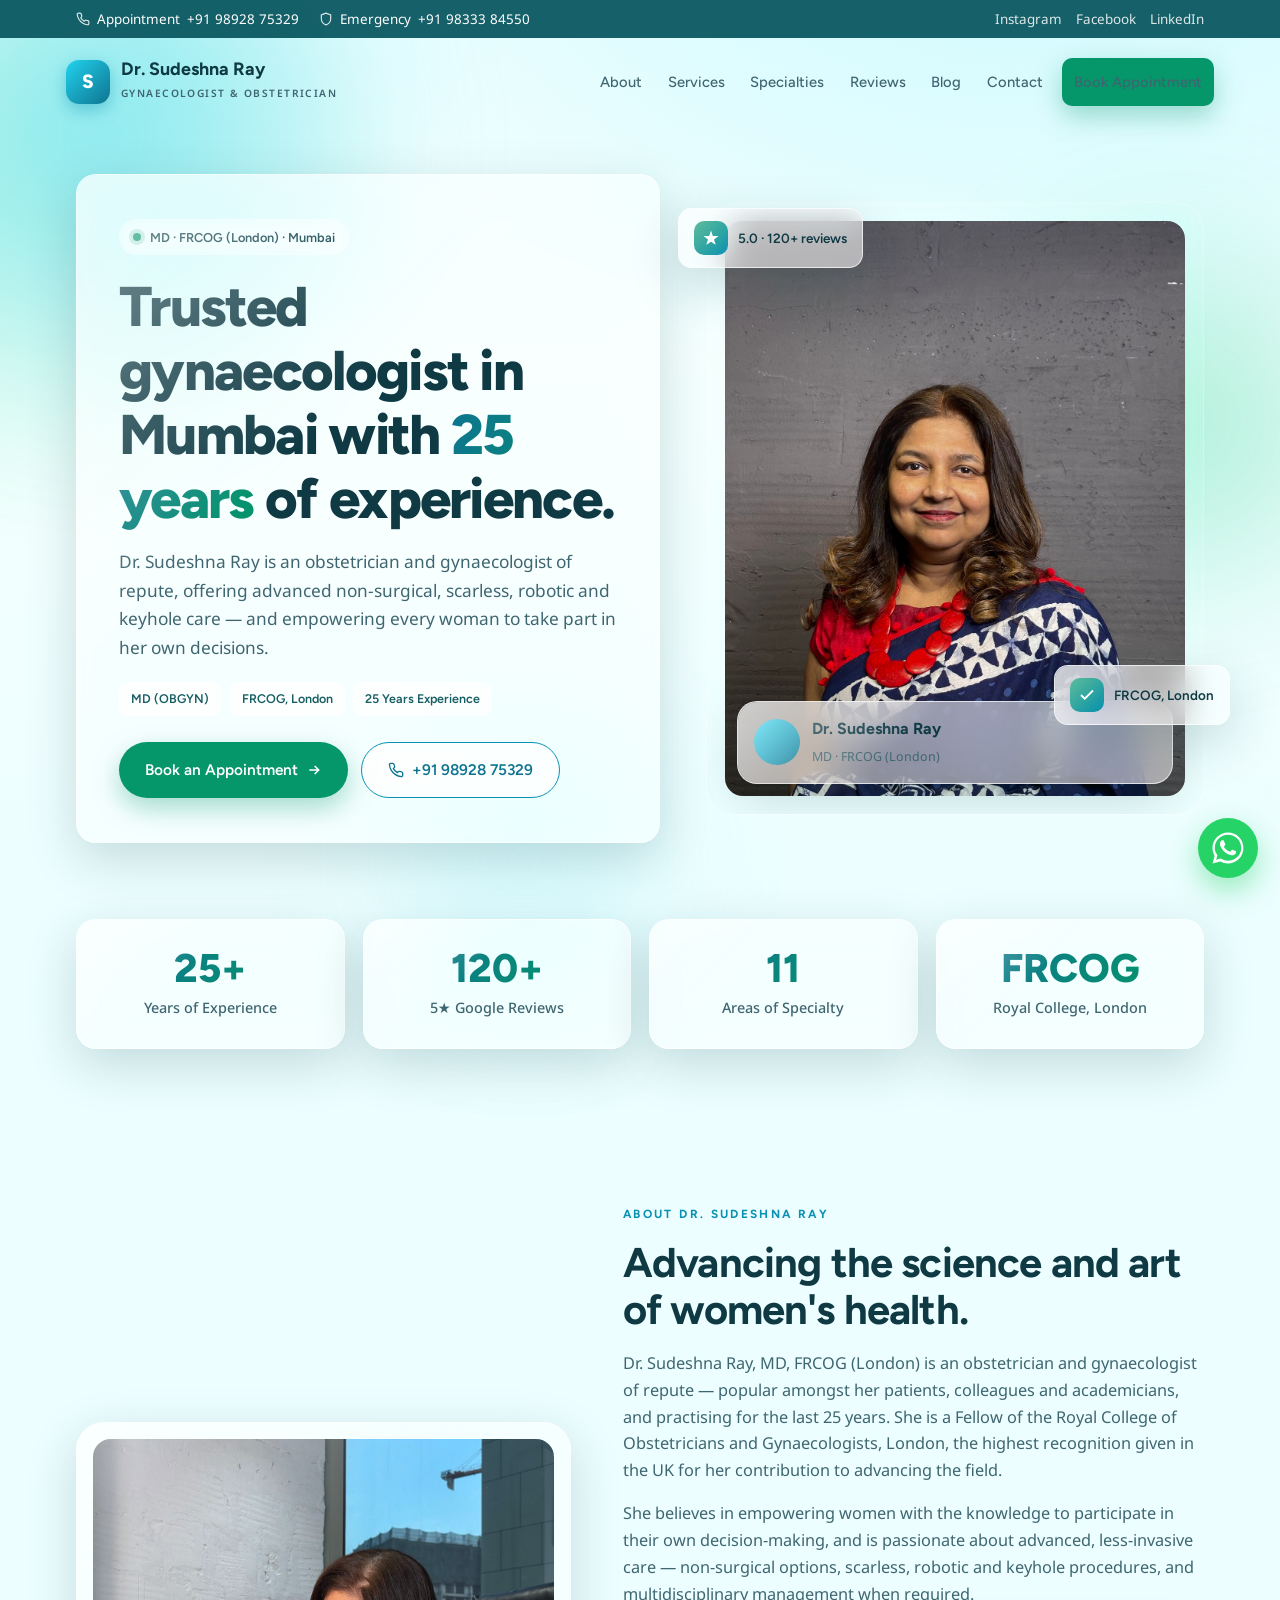
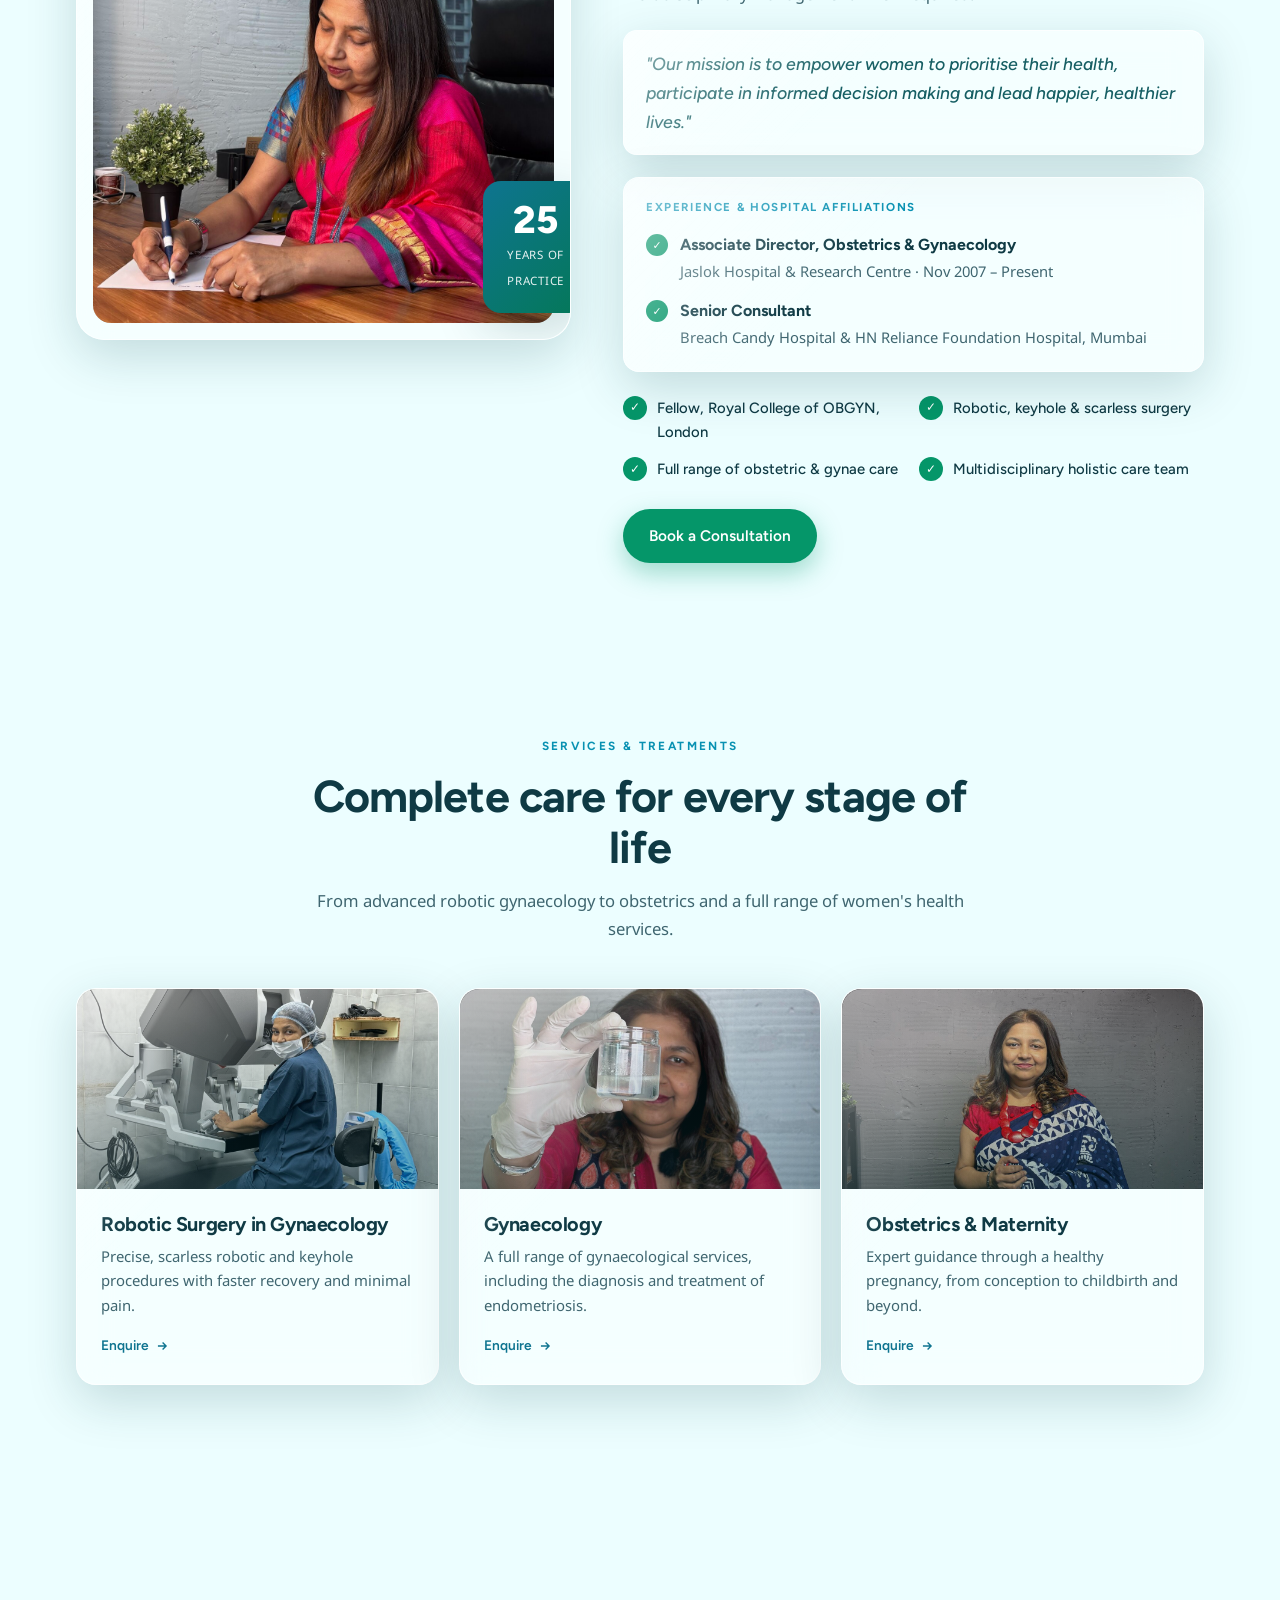
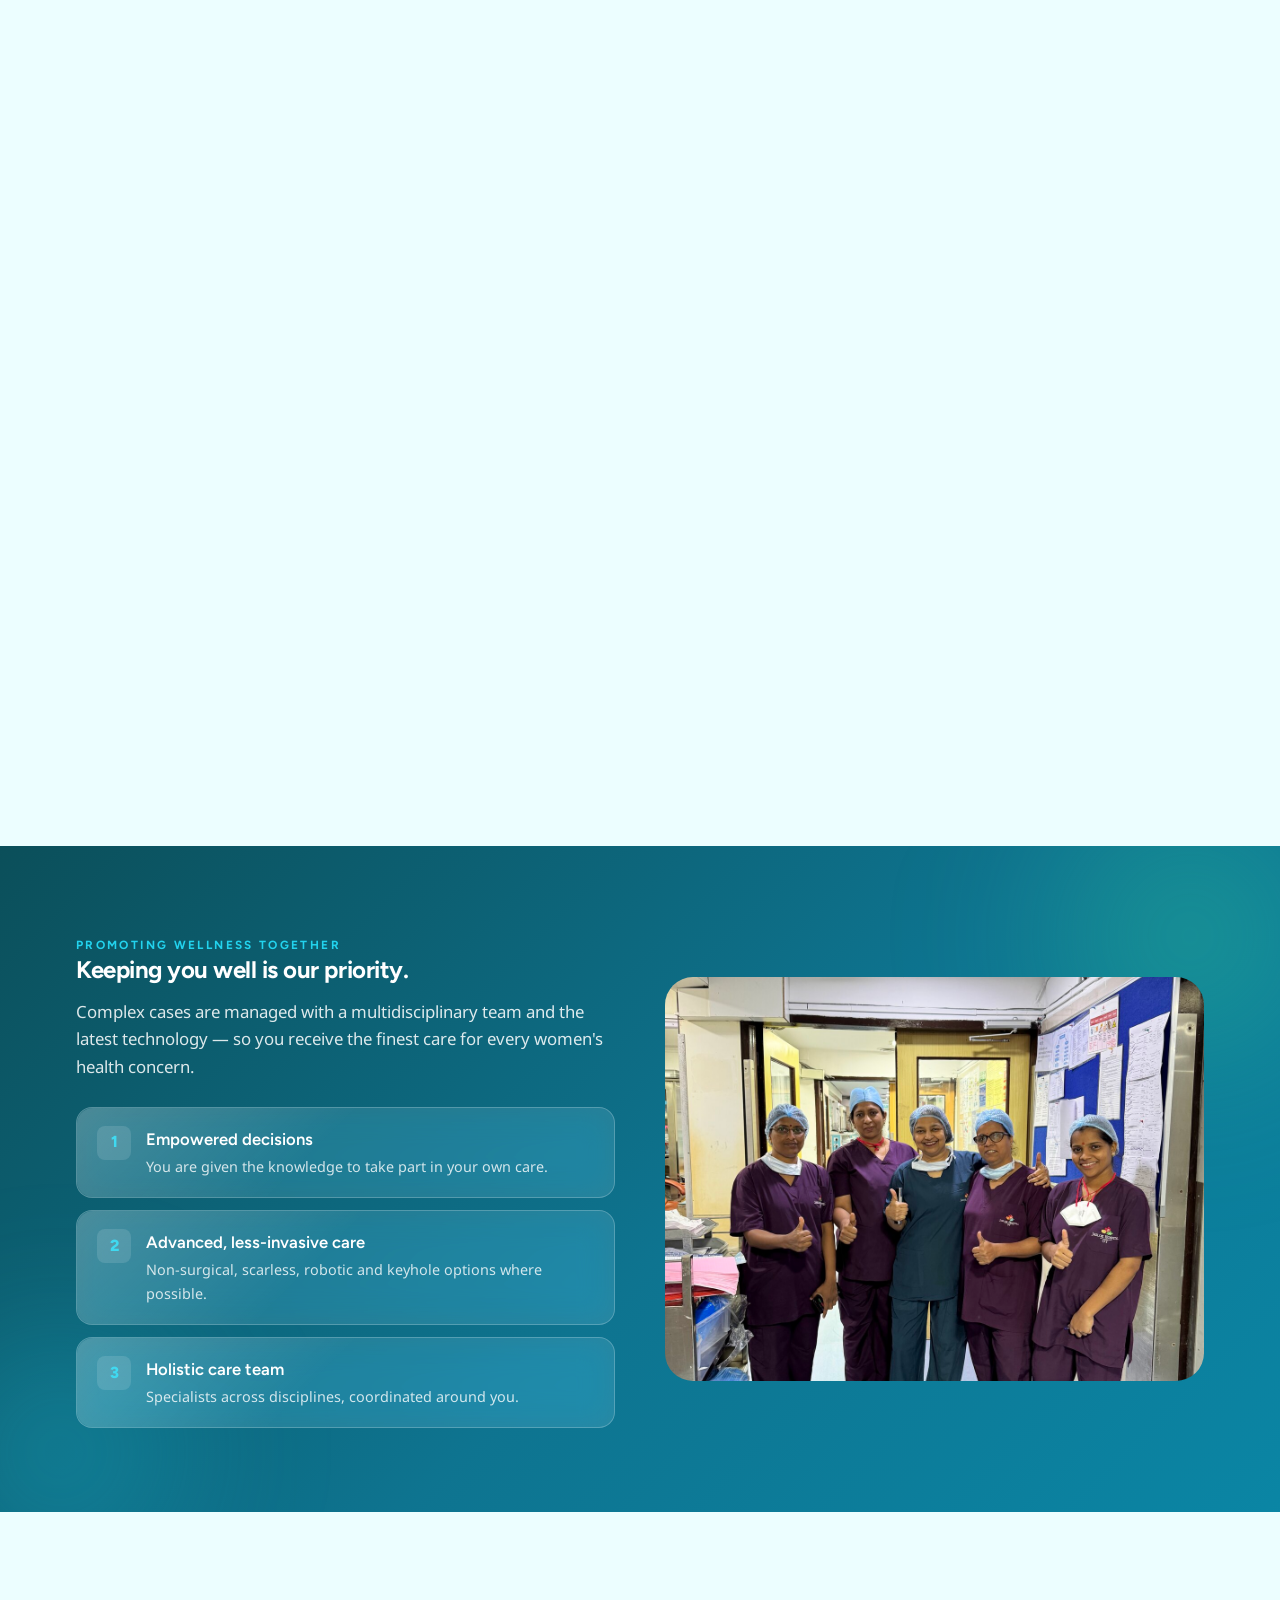
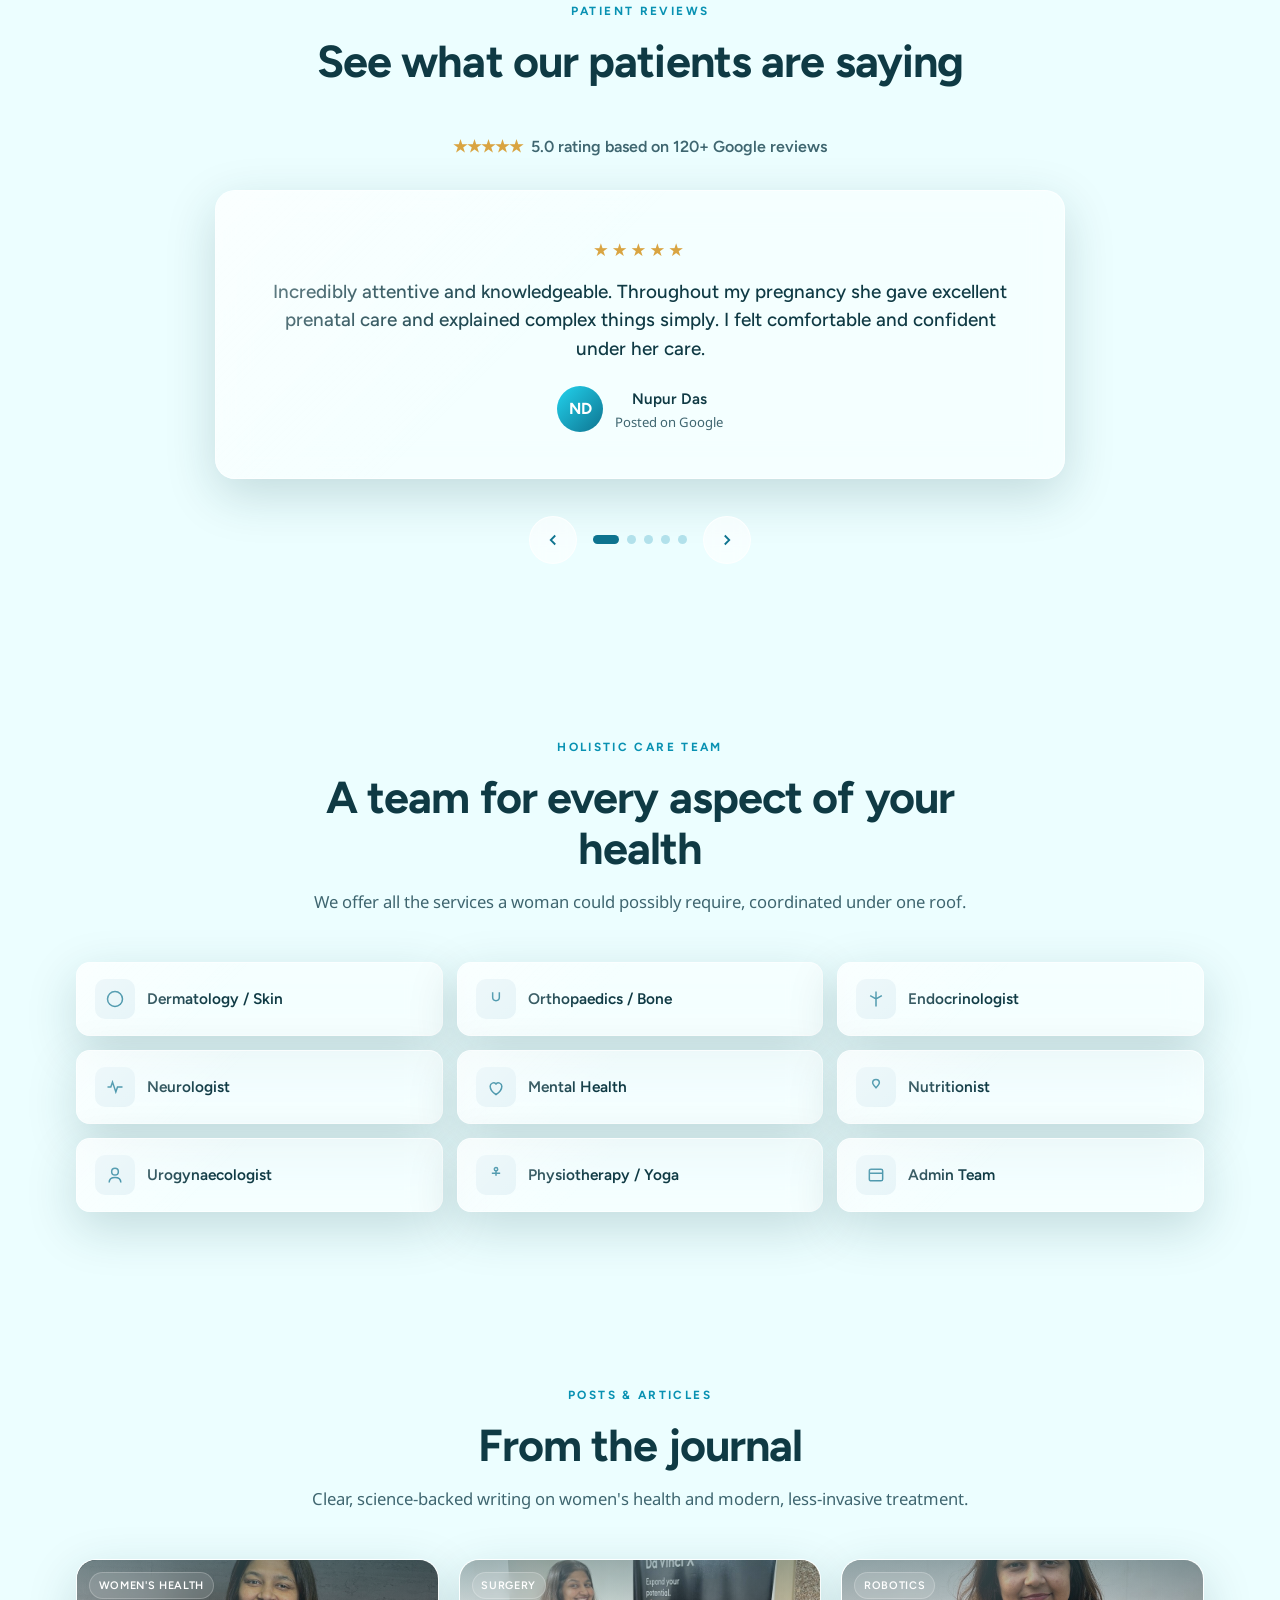
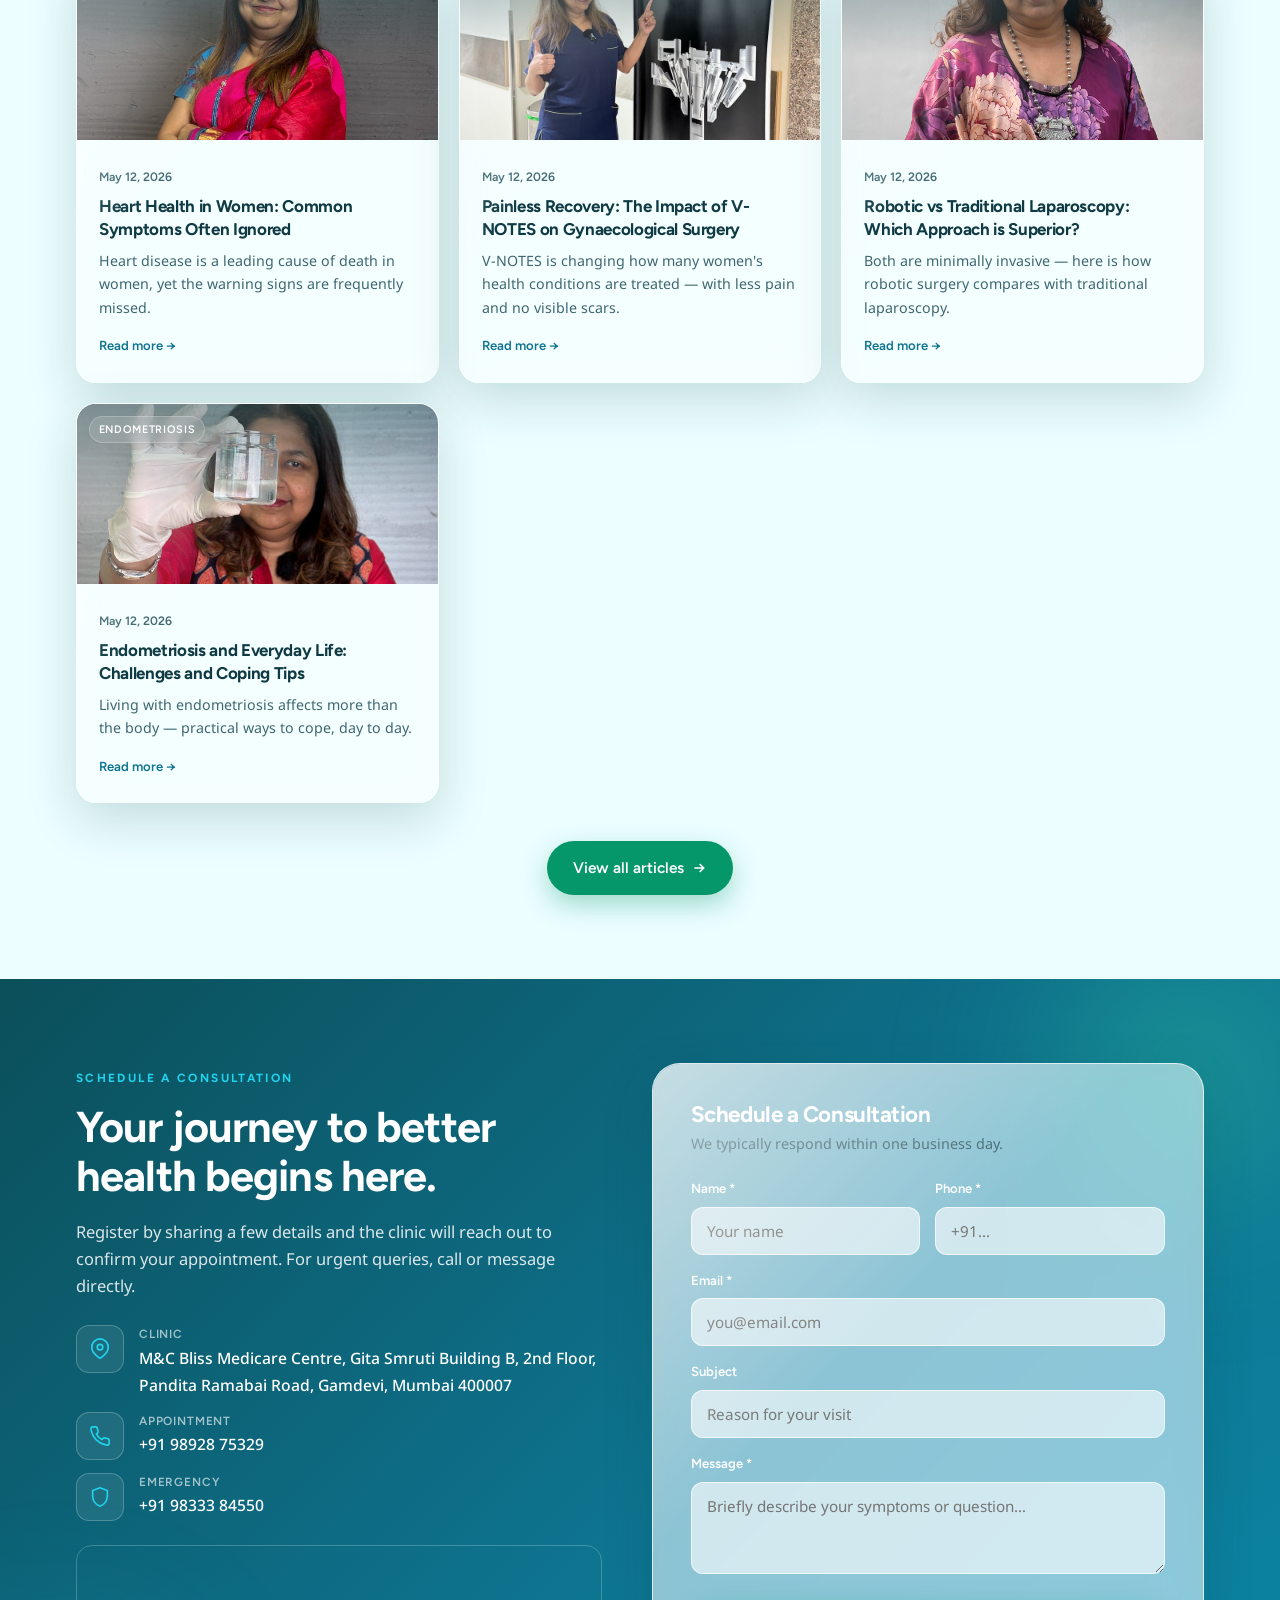
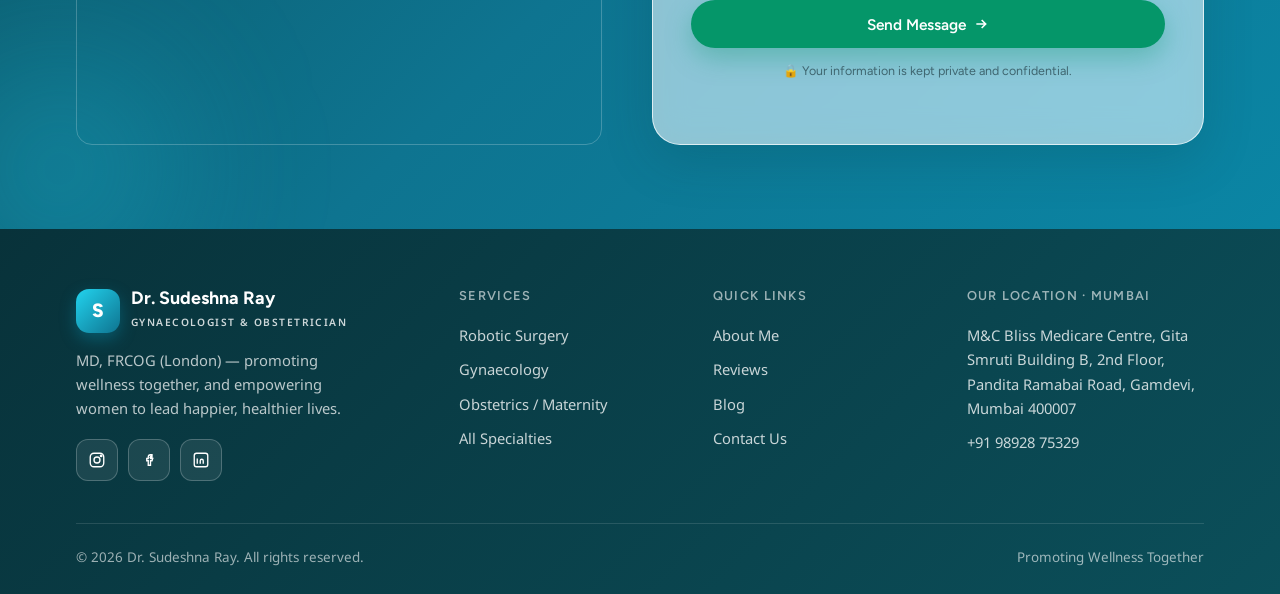
<file: index.html>
<!DOCTYPE html>
<html lang="en">
<head>
<meta charset="UTF-8" />
<meta name="viewport" content="width=device-width, initial-scale=1.0" />
<title>Dr. Sudeshna Ray | Trusted Gynaecologist &amp; Obstetrician in Mumbai</title>
<meta name="description" content="Dr. Sudeshna Ray, MD, FRCOG (London) — Obstetrician & Gynaecologist in Mumbai with 25 years of experience. Robotic & keyhole gynaecology, obstetrics, infertility and complete women's health care." />
<link rel="preconnect" href="https://fonts.googleapis.com">
<link rel="preconnect" href="https://fonts.gstatic.com" crossorigin>
<link href="https://fonts.googleapis.com/css2?family=Figtree:wght@300;400;500;600;700;800&family=Noto+Sans:wght@300;400;500;600&display=swap" rel="stylesheet">
<style>
:root{
  --primary:#0891b2;--primary-deep:#0e7490;--primary-darker:#155e63;
  --secondary:#22d3ee;--accent:#059669;--accent-deep:#047857;--gold:#d9a441;
  --bg:#ecfeff;--fg:#0f3a44;--fg-soft:#3f6670;--muted:#e2f3f7;--ring:#0891b2;
  --blur:16px;--glass-light:rgba(255,255,255,.55);--glass-dark:rgba(255,255,255,.12);
  --border-light:rgba(255,255,255,.7);--border-dark:rgba(255,255,255,.22);
  --spring:cubic-bezier(0.16,1,0.3,1);--ease-out:cubic-bezier(0.22,0.61,0.36,1);
  --t-fast:180ms;--t-mid:280ms;--maxw:1180px;--radius:20px;--radius-lg:28px;
  --shadow-soft:0 10px 30px rgba(8,59,68,.10);--shadow-glass:0 16px 50px rgba(8,59,68,.18);
}
*{box-sizing:border-box;margin:0;padding:0}
html{scroll-behavior:smooth;-webkit-text-size-adjust:100%}
body{font-family:'Noto Sans',system-ui,sans-serif;color:var(--fg);background:var(--bg);line-height:1.65;overflow-x:hidden;font-size:16px}
h1,h2,h3,h4{font-family:'Figtree',sans-serif;font-weight:700;line-height:1.14;letter-spacing:-.02em;color:var(--fg)}
a{color:inherit;text-decoration:none}
img{max-width:100%;display:block}
.wrap{max-width:var(--maxw);margin:0 auto;padding:0 26px}
.eyebrow{font-family:'Figtree';font-weight:700;font-size:.74rem;letter-spacing:.2em;text-transform:uppercase;color:var(--primary)}
.eyebrow.on-dark{color:var(--secondary)}
a:focus-visible,button:focus-visible,input:focus-visible,select:focus-visible,textarea:focus-visible{outline:3px solid var(--primary);outline-offset:3px;border-radius:8px}
.on-dark a:focus-visible,.on-dark button:focus-visible{outline-color:var(--secondary)}
.skip{position:absolute;left:-999px;top:8px;z-index:300;background:#fff;color:var(--fg);padding:10px 16px;border-radius:10px;font-weight:600}
.skip:focus{left:14px}

.btn{display:inline-flex;align-items:center;justify-content:center;gap:.5em;cursor:pointer;border:none;font-family:'Figtree';font-weight:600;font-size:.96rem;
  padding:.92em 1.7em;border-radius:100px;transition:transform var(--t-fast) var(--spring),box-shadow var(--t-fast),background var(--t-fast);min-height:48px;white-space:nowrap}
.btn:active{transform:scale(.97)}
.btn-primary{background:var(--accent);color:#fff;box-shadow:0 10px 26px rgba(5,150,105,.34)}
.btn-primary:hover{background:var(--accent-deep);transform:translateY(-2px)}
.btn-glass{background:var(--glass-dark);color:#fff;border:1px solid var(--border-dark);backdrop-filter:blur(10px);-webkit-backdrop-filter:blur(10px)}
.btn-glass:hover{background:rgba(255,255,255,.22);transform:translateY(-2px)}
.btn-outline{background:rgba(255,255,255,.6);color:var(--primary-deep);border:1.5px solid var(--primary);backdrop-filter:blur(8px);-webkit-backdrop-filter:blur(8px)}
.btn-outline:hover{background:#fff;transform:translateY(-2px)}

.bg-stage{position:fixed;inset:0;z-index:-2;background:
   radial-gradient(1200px 800px at 80% -10%, #cffafe 0%, transparent 60%),
   radial-gradient(1000px 700px at -10% 20%, #d1fae5 0%, transparent 55%),
   linear-gradient(180deg,#ecfeff 0%,#f4fffe 40%,#ecfeff 100%)}
.blob{position:fixed;border-radius:50%;filter:blur(60px);opacity:.5;z-index:-1;will-change:transform}
.blob.b1{width:46vw;height:46vw;left:-10vw;top:-8vw;background:radial-gradient(circle at 40% 40%,#22d3ee,transparent 65%);animation:drift1 26s ease-in-out infinite}
.blob.b2{width:40vw;height:40vw;right:-12vw;top:18vh;background:radial-gradient(circle at 50% 50%,#34d399,transparent 65%);opacity:.42;animation:drift2 32s ease-in-out infinite}
.blob.b3{width:34vw;height:34vw;left:24vw;bottom:-14vw;background:radial-gradient(circle at 50% 50%,#a5f3fc,transparent 60%);opacity:.4;animation:drift3 30s ease-in-out infinite}
@keyframes drift1{0%,100%{transform:translate(0,0) scale(1)}50%{transform:translate(6vw,5vh) scale(1.08)}}
@keyframes drift2{0%,100%{transform:translate(0,0) scale(1)}50%{transform:translate(-5vw,4vh) scale(1.12)}}
@keyframes drift3{0%,100%{transform:translate(0,0) scale(1)}50%{transform:translate(4vw,-6vh) scale(1.06)}}

.reveal{opacity:0;transform:translateY(30px);transition:opacity .7s var(--ease-out),transform .7s var(--spring)}
.reveal.in{opacity:1;transform:none}
.stagger>*{opacity:0;transform:translateY(26px);transition:opacity .6s var(--ease-out),transform .6s var(--spring)}
.stagger.in>*{opacity:1;transform:none}
.stagger.in>*:nth-child(1){transition-delay:.04s}.stagger.in>*:nth-child(2){transition-delay:.09s}
.stagger.in>*:nth-child(3){transition-delay:.14s}.stagger.in>*:nth-child(4){transition-delay:.19s}
.stagger.in>*:nth-child(5){transition-delay:.24s}.stagger.in>*:nth-child(6){transition-delay:.29s}
.stagger.in>*:nth-child(7){transition-delay:.34s}.stagger.in>*:nth-child(8){transition-delay:.39s}

.glass{background:var(--glass-light);backdrop-filter:blur(var(--blur)) saturate(135%);-webkit-backdrop-filter:blur(var(--blur)) saturate(135%);
  border:1px solid var(--border-light);border-radius:var(--radius);box-shadow:var(--shadow-glass);position:relative;overflow:hidden}
.glass::after{content:"";position:absolute;inset:0;border-radius:inherit;pointer-events:none;background:linear-gradient(135deg,rgba(255,255,255,.5),rgba(255,255,255,0) 40%)}
.glass-dark{background:var(--glass-dark);backdrop-filter:blur(var(--blur)) saturate(130%);-webkit-backdrop-filter:blur(var(--blur)) saturate(130%);
  border:1px solid var(--border-dark);border-radius:var(--radius);position:relative;overflow:hidden}
.glass-dark::after{content:"";position:absolute;inset:0;border-radius:inherit;pointer-events:none;background:linear-gradient(135deg,rgba(255,255,255,.18),rgba(255,255,255,0) 45%)}

/* top contact bar */
.topbar{position:relative;z-index:60;background:rgba(13,90,99,.96);color:#fff;font-size:.84rem}
.topbar .wrap{display:flex;justify-content:space-between;align-items:center;gap:14px;padding:8px 26px;flex-wrap:wrap}
.topbar .l{display:flex;gap:20px;flex-wrap:wrap}
.topbar .l span{display:inline-flex;align-items:center;gap:7px}
.topbar svg{width:14px;height:14px;opacity:.85}
.topbar a{color:#fff}
.topbar .r{display:flex;gap:14px}.topbar .r a{opacity:.85}.topbar .r a:hover{opacity:1}

/* nav */
header.nav{position:sticky;top:0;z-index:100;transition:padding var(--t-mid)}
.nav-inner{max-width:var(--maxw);margin:10px auto;padding:10px 16px;display:flex;align-items:center;justify-content:space-between;border-radius:100px;transition:all var(--t-mid)}
header.nav.scrolled .nav-inner{background:var(--glass-light);backdrop-filter:blur(var(--blur)) saturate(140%);-webkit-backdrop-filter:blur(var(--blur)) saturate(140%);border:1px solid var(--border-light);box-shadow:var(--shadow-soft)}
.brand{display:flex;align-items:center;gap:11px}
.brand .mark{width:44px;height:44px;border-radius:13px;flex:none;display:grid;place-items:center;color:#fff;font-family:'Figtree';font-weight:800;font-size:1.2rem;background:linear-gradient(135deg,var(--secondary),var(--primary-deep));box-shadow:0 6px 16px rgba(8,145,178,.4)}
.brand b{font-family:'Figtree';font-weight:700;font-size:1.12rem;display:block;line-height:1.05;color:var(--fg)}
.brand small{font-size:.64rem;letter-spacing:.14em;text-transform:uppercase;color:var(--fg-soft);font-weight:600}
.nav-links{display:flex;align-items:center;gap:2px}
.nav-links a{color:var(--fg-soft);font-family:'Figtree';font-weight:500;font-size:.92rem;padding:.5em .8em;border-radius:10px;transition:background var(--t-fast),color var(--t-fast)}
.nav-links a:hover{background:var(--muted);color:var(--primary-deep)}
.nav-cta{margin-left:6px}
.nav-toggle{display:none;background:var(--muted);border:1px solid var(--border-light);border-radius:12px;cursor:pointer;flex-direction:column;gap:5px;padding:11px;min-width:46px;min-height:46px;align-items:center;justify-content:center}
.nav-toggle span{width:22px;height:2.4px;background:var(--fg);border-radius:3px;transition:.3s var(--spring)}

/* hero */
.hero{padding:48px 0 70px;position:relative}
.hero-grid{display:grid;grid-template-columns:1.08fr .92fr;gap:46px;align-items:center}
.hero-glass-panel{padding:44px 42px}
.badge{display:inline-flex;align-items:center;gap:9px;background:var(--glass-dark);border:1px solid var(--border-dark);color:#063b44;padding:.5em 1em;border-radius:100px;font-family:'Figtree';font-weight:600;font-size:.8rem;margin-bottom:20px;backdrop-filter:blur(8px);-webkit-backdrop-filter:blur(8px)}
.badge .dot{width:8px;height:8px;border-radius:50%;background:var(--accent);box-shadow:0 0 0 4px rgba(5,150,105,.22);animation:pulse 2.4s var(--ease-out) infinite}
@keyframes pulse{0%,100%{transform:scale(1);opacity:1}50%{transform:scale(1.5);opacity:.55}}
.hero h1{font-size:clamp(2.2rem,4.6vw,3.5rem);font-weight:800;margin-bottom:18px;letter-spacing:-.03em}
.hero h1 .grad{background:linear-gradient(120deg,var(--primary-deep),var(--accent));-webkit-background-clip:text;background-clip:text;color:transparent}
.hero p.sub{font-size:1.08rem;color:var(--fg-soft);max-width:540px;margin-bottom:20px}
.hero-creds{display:flex;flex-wrap:wrap;gap:8px;margin-bottom:26px}
.hero-creds span{font-family:'Figtree';font-weight:600;font-size:.78rem;background:rgba(255,255,255,.55);border:1px solid var(--border-light);color:var(--primary-darker);padding:.45em .9em;border-radius:9px;backdrop-filter:blur(6px);-webkit-backdrop-filter:blur(6px)}
.hero-actions{display:flex;flex-wrap:wrap;gap:13px}
.hero-portrait{position:relative}
.portrait-card{padding:18px;border-radius:var(--radius-lg)}
.portrait-img{border-radius:18px;overflow:hidden;aspect-ratio:4/5;position:relative;background:#cfe9e6}
.portrait-img img{position:absolute;inset:0;width:100%;height:100%;object-fit:cover;object-position:center top}
.portrait-cap{position:absolute;left:30px;right:30px;bottom:30px;display:flex;align-items:center;gap:12px;padding:14px 16px}
.portrait-cap .av{width:46px;height:46px;border-radius:50%;flex:none;background:linear-gradient(135deg,var(--secondary),var(--primary-deep))}
.portrait-cap b{font-family:'Figtree';font-size:1rem;display:block;color:var(--fg)}
.portrait-cap small{color:var(--fg-soft);font-size:.78rem}
.float-chip{position:absolute;padding:12px 15px;border-radius:14px;display:flex;align-items:center;gap:10px;font-family:'Figtree';font-weight:600;font-size:.84rem;color:var(--fg);z-index:3}
.float-chip .ic{width:34px;height:34px;border-radius:10px;flex:none;display:grid;place-items:center;color:#fff;background:linear-gradient(135deg,var(--accent),var(--primary))}
.chip-a{top:6px;left:-28px;animation:floaty 5s var(--ease-out) infinite}
.chip-b{bottom:90px;right:-26px;animation:floaty 5s var(--ease-out) 1.6s infinite}
@keyframes floaty{0%,100%{transform:translateY(0)}50%{transform:translateY(-12px)}}

/* stats */
.stats{padding:6px 0 66px}
.stats-grid{display:grid;grid-template-columns:repeat(4,1fr);gap:18px}
.stat{padding:28px 22px;text-align:center;transition:transform var(--t-mid) var(--spring)}
.stat:hover{transform:translateY(-6px)}
.stat .num{font-family:'Figtree';font-weight:800;font-size:2.5rem;line-height:1;background:linear-gradient(120deg,var(--primary-deep),var(--accent));-webkit-background-clip:text;background-clip:text;color:transparent}
.stat .lbl{margin-top:8px;color:var(--fg-soft);font-size:.9rem;font-weight:500}

.sec{padding:84px 0;position:relative}
.sec-head{max-width:680px;margin-bottom:46px}
.sec-head.center{margin:0 auto 46px;text-align:center}
.sec-head h2{font-size:clamp(1.9rem,3.6vw,2.8rem);margin:14px 0 14px}
.sec-head p{color:var(--fg-soft);font-size:1.04rem}
.band-dark{position:relative;color:#fff;overflow:hidden;background:linear-gradient(135deg,#0b4f5a 0%,#0e7490 55%,#0891b2 130%)}
.band-dark h2,.band-dark h3{color:#fff}.band-dark .sec-head p{color:rgba(255,255,255,.85)}
.band-dark .b-orb{position:absolute;border-radius:50%;filter:blur(70px);pointer-events:none}
.band-dark .o1{width:420px;height:420px;background:radial-gradient(circle,rgba(52,211,153,.4),transparent 65%);right:-120px;top:-120px}
.band-dark .o2{width:360px;height:360px;background:radial-gradient(circle,rgba(34,211,238,.35),transparent 65%);left:-120px;bottom:-120px}

/* about */
.about-grid{display:grid;grid-template-columns:.92fr 1.08fr;gap:52px;align-items:center}
.about-frame{padding:16px;border-radius:var(--radius-lg)}
.about-img{border-radius:18px;overflow:hidden;aspect-ratio:1/1.05;position:relative;background:#cfe9e6}
.about-img img{position:absolute;inset:0;width:100%;height:100%;object-fit:cover}
.about-exp{position:absolute;right:-18px;bottom:26px;padding:20px 24px;text-align:center;border-radius:18px;color:#fff;background:linear-gradient(135deg,var(--primary-deep),var(--accent-deep));box-shadow:var(--shadow-glass)}
.about-exp b{font-family:'Figtree';font-weight:800;font-size:2.4rem;display:block;line-height:1}
.about-exp small{font-size:.72rem;letter-spacing:.06em;opacity:.9}
.about-body h2{font-size:clamp(1.9rem,3.4vw,2.6rem);margin:14px 0 16px}
.about-body p{color:var(--fg-soft);margin-bottom:16px;font-size:1.02rem}
.about-quote{padding:18px 22px;margin:22px 0;font-family:'Figtree';font-style:italic;font-weight:500;font-size:1.1rem;color:var(--primary-darker);border-radius:14px}
.about-points{display:grid;grid-template-columns:1fr 1fr;gap:12px;margin:24px 0 28px;list-style:none}
.about-points li{display:flex;gap:10px;align-items:flex-start;font-family:'Figtree';font-weight:500;font-size:.93rem}
.about-points .tick{width:24px;height:24px;border-radius:50%;flex:none;display:grid;place-items:center;color:#fff;font-size:.76rem;background:var(--accent)}

/* core services (image cards) */
.score-grid{display:grid;grid-template-columns:repeat(3,1fr);gap:20px}
.score{border-radius:var(--radius);overflow:hidden;transition:transform var(--t-mid) var(--spring),box-shadow var(--t-mid)}
.score:hover{transform:translateY(-8px)}
.score .ph{height:200px;position:relative;overflow:hidden}
.score .ph img{width:100%;height:100%;object-fit:cover;transition:transform .5s var(--spring)}
.score:hover .ph img{transform:scale(1.06)}
.score .ph::after{content:"";position:absolute;inset:0;background:linear-gradient(180deg,rgba(8,59,68,.05),rgba(8,59,68,.35))}
.score .bd{padding:24px 24px 26px}
.score h3{font-size:1.24rem;margin-bottom:8px}
.score p{color:var(--fg-soft);font-size:.93rem;margin-bottom:14px}
.score .more{font-family:'Figtree';font-weight:600;font-size:.86rem;color:var(--primary-deep);display:inline-flex;gap:6px;align-items:center}
.score .more svg{transition:transform var(--t-fast) var(--spring)}.score:hover .more svg{transform:translateX(4px)}

/* specialties grid */
.spec-grid{display:grid;grid-template-columns:repeat(4,1fr);gap:16px}
.spec{padding:24px 22px;transition:transform var(--t-mid) var(--spring)}
.spec:hover{transform:translateY(-6px)}
.spec .ic{width:48px;height:48px;border-radius:12px;display:grid;place-items:center;color:#fff;margin-bottom:14px;background:linear-gradient(135deg,var(--primary),var(--accent))}
.spec .ic svg{width:24px;height:24px}
.spec h3{font-size:1.04rem;margin-bottom:6px}
.spec p{color:var(--fg-soft);font-size:.86rem;margin:0}

/* approach band */
.appr-grid{display:grid;grid-template-columns:1fr 1fr;gap:50px;align-items:center;position:relative;z-index:1}
.appr .lead{color:rgba(255,255,255,.86);font-size:1.05rem;margin:14px 0 26px}
.appr-list{display:grid;gap:12px}
.appr-item{display:flex;gap:15px;align-items:flex-start;padding:18px 20px;border-radius:16px;transition:transform var(--t-fast) var(--spring)}
.appr-item:hover{transform:translateX(6px)}
.appr-item .n{width:34px;height:34px;border-radius:8px;flex:none;display:grid;place-items:center;background:rgba(255,255,255,.12);color:var(--secondary);font-family:'Figtree';font-weight:800}
.appr-item b{font-family:'Figtree';font-weight:600;font-size:1.04rem;display:block;margin-bottom:2px;color:#fff}
.appr-item p{color:rgba(255,255,255,.8);font-size:.9rem;margin:0}
.appr-media{border-radius:var(--radius-lg);overflow:hidden;aspect-ratio:4/3;position:relative}
.appr-media img{position:absolute;inset:0;width:100%;height:100%;object-fit:cover}

/* reviews */
.tmt-stage{max-width:850px;margin:0 auto;position:relative}
.tmt-track{position:relative;min-height:300px}
.tmt-slide{position:absolute;inset:0;opacity:0;transform:translateY(20px) scale(.985);transition:opacity .6s var(--ease-out),transform .6s var(--spring);pointer-events:none;padding:44px 48px;text-align:center}
.tmt-slide.active{opacity:1;transform:none;pointer-events:auto;position:relative}
.tmt-stars{color:var(--gold);letter-spacing:3px;font-size:1.1rem;margin-bottom:14px}
.tmt-text{font-family:'Figtree';font-weight:500;font-size:1.18rem;color:var(--fg);line-height:1.5;margin-bottom:22px}
.tmt-who{display:flex;align-items:center;justify-content:center;gap:12px}
.tmt-who .av{width:46px;height:46px;border-radius:50%;display:grid;place-items:center;color:#fff;font-family:'Figtree';font-weight:700;background:linear-gradient(135deg,var(--secondary),var(--primary-deep))}
.tmt-who b{font-family:'Figtree';font-weight:600;font-size:.95rem}
.tmt-who small{color:var(--fg-soft);font-size:.82rem;display:block}
.tmt-nav{display:flex;align-items:center;justify-content:center;gap:16px;margin-top:26px}
.tmt-arrow{width:48px;height:48px;border-radius:50%;cursor:pointer;display:grid;place-items:center;color:var(--primary-deep);background:rgba(255,255,255,.6);border:1px solid var(--border-light);transition:transform var(--t-fast) var(--spring),background var(--t-fast);backdrop-filter:blur(8px);-webkit-backdrop-filter:blur(8px)}
.tmt-arrow:hover{background:var(--primary-deep);color:#fff;transform:scale(1.06)}
.tmt-dots{display:flex;gap:8px}
.tmt-dot{width:9px;height:9px;border-radius:50%;background:rgba(8,145,178,.25);cursor:pointer;transition:all var(--t-fast) var(--spring);border:none;padding:0}
.tmt-dot.active{background:var(--primary-deep);width:26px;border-radius:6px}
.rev-meta{text-align:center;margin-bottom:30px;color:var(--fg-soft);font-family:'Figtree';font-weight:600}
.rev-meta b{color:var(--gold)}

/* team */
.team-grid{display:grid;grid-template-columns:repeat(3,1fr);gap:14px}
.team-item{display:flex;align-items:center;gap:12px;padding:16px 18px;border-radius:14px}
.team-item .ic{width:40px;height:40px;border-radius:10px;flex:none;display:grid;place-items:center;color:var(--primary-deep);background:var(--muted)}
.team-item b{font-family:'Figtree';font-weight:600;font-size:.96rem}

/* blog */
.blog-grid{display:grid;grid-template-columns:repeat(3,1fr);gap:20px}
.post{overflow:hidden;transition:transform var(--t-mid) var(--spring)}
.post:hover{transform:translateY(-7px)}
.post .ph{height:180px;overflow:hidden;position:relative}
.post .ph img{width:100%;height:100%;object-fit:cover;transition:transform .5s var(--spring)}
.post:hover .ph img{transform:scale(1.06)}
.post .ph::before{content:"";position:absolute;inset:0;z-index:1;background:linear-gradient(180deg,rgba(8,59,68,.36),rgba(8,59,68,0) 55%)}
.post .ph .cat{position:absolute;top:12px;left:12px;z-index:2;background:var(--glass-dark);border:1px solid var(--border-dark);color:#fff;font-family:'Figtree';font-weight:600;font-size:.68rem;letter-spacing:.06em;text-transform:uppercase;padding:.35em .8em;border-radius:100px;backdrop-filter:blur(6px);-webkit-backdrop-filter:blur(6px)}
.post .bd{padding:22px 22px 24px}
.post .bd .date{font-family:'Figtree';font-size:.76rem;color:var(--fg-soft);font-weight:600}
.post .bd h3{font-size:1.06rem;margin:7px 0 9px;line-height:1.32}
.post .bd p{color:var(--fg-soft);font-size:.89rem;margin-bottom:12px}
.post .bd .more{font-family:'Figtree';font-weight:600;font-size:.82rem;color:var(--primary-deep)}

/* contact / book */
.book-grid{display:grid;grid-template-columns:1fr 1.05fr;gap:50px;position:relative;z-index:1}
.book-info h2{font-size:clamp(1.9rem,3.6vw,2.7rem);margin:14px 0 16px}
.book-info>p{color:rgba(255,255,255,.85);font-size:1.03rem;margin-bottom:26px}
.book-rows{display:grid;gap:13px;margin-bottom:24px}
.book-row{display:flex;gap:15px;align-items:flex-start}
.book-row .ic{width:48px;height:48px;border-radius:13px;flex:none;display:grid;place-items:center;color:var(--secondary);background:rgba(255,255,255,.08);border:1px solid var(--border-dark)}
.book-row small{color:rgba(255,255,255,.62);font-size:.74rem;letter-spacing:.07em;text-transform:uppercase;display:block;font-family:'Figtree';font-weight:600}
.book-row b{color:#fff;font-weight:500;font-size:.98rem}
.book-row b a{color:#fff}
.map{border-radius:16px;overflow:hidden;height:200px;border:1px solid var(--border-dark)}
.map iframe{width:100%;height:100%;border:0;display:block}
.form-card{padding:38px;border-radius:var(--radius-lg)}
.form-card h3{font-size:1.4rem;margin-bottom:5px}
.form-card .fsub{color:var(--fg-soft);font-size:.9rem;margin-bottom:22px}
.fgrid{display:grid;grid-template-columns:1fr 1fr;gap:15px}
.field{margin-bottom:15px}
.field label{display:block;font-family:'Figtree';font-size:.82rem;font-weight:600;margin-bottom:7px}
.field input,.field select,.field textarea{width:100%;border:1.5px solid var(--border-light);border-radius:12px;padding:13px 15px;font-family:'Noto Sans';font-size:.95rem;color:var(--fg);background:rgba(255,255,255,.6);transition:border var(--t-fast),box-shadow var(--t-fast),background var(--t-fast);min-height:48px}
.field textarea{min-height:92px;resize:vertical}
.field input:focus,.field select:focus,.field textarea:focus{outline:none;border-color:var(--primary);background:#fff;box-shadow:0 0 0 4px rgba(8,145,178,.16)}
.field.err input,.field.err textarea{border-color:#dc2626;background:#fef2f2}
.field .msg{font-size:.76rem;color:#dc2626;margin-top:5px;display:none;font-family:'Figtree';font-weight:500}
.field.err .msg{display:block}
.form-card .btn-primary{width:100%;margin-top:4px}
.form-note{font-family:'Figtree';font-size:.78rem;color:var(--fg-soft);text-align:center;margin-top:13px}
.form-success{display:none;text-align:center;padding:30px 8px}
.form-success.show{display:block;animation:pop .5s var(--spring)}
@keyframes pop{0%{transform:scale(.92);opacity:0}100%{transform:scale(1);opacity:1}}
.form-success .check{width:72px;height:72px;border-radius:50%;display:grid;place-items:center;margin:0 auto 16px;color:#fff;background:linear-gradient(135deg,var(--accent),var(--primary))}
.form-success h3{margin-bottom:8px}.form-success p{color:var(--fg-soft)}

/* footer */
footer.ft{padding:60px 0 26px;position:relative;color:#fff;overflow:hidden;background:linear-gradient(135deg,#08323a,#0b4f5a)}
.ft-grid{display:grid;grid-template-columns:1.6fr 1fr 1fr 1.1fr;gap:38px;margin-bottom:42px}
.ft-brand p{color:rgba(255,255,255,.72);font-size:.92rem;max-width:300px;margin-top:14px}
.ft-soc{display:flex;gap:10px;margin-top:18px}
.ft-soc a{width:42px;height:42px;border-radius:12px;display:grid;place-items:center;color:#fff;background:rgba(255,255,255,.08);border:1px solid var(--border-dark);transition:transform var(--t-fast) var(--spring),background var(--t-fast)}
.ft-soc a:hover{background:var(--primary);transform:translateY(-3px)}
.ft-col h4{font-family:'Figtree';font-weight:600;font-size:.8rem;letter-spacing:.1em;text-transform:uppercase;color:rgba(255,255,255,.6);margin-bottom:15px}
.ft-col a,.ft-col p{display:block;color:rgba(255,255,255,.78);font-size:.92rem;padding:5px 0}
.ft-col a:hover{color:var(--secondary)}
.ft-bottom{border-top:1px solid rgba(255,255,255,.12);padding-top:22px;display:flex;justify-content:space-between;flex-wrap:wrap;gap:12px;font-size:.84rem;color:rgba(255,255,255,.6)}

.wa{position:fixed;right:22px;bottom:22px;z-index:90;width:60px;height:60px;border-radius:50%;background:#25d366;display:grid;place-items:center;box-shadow:0 12px 30px rgba(37,211,102,.45);transition:transform var(--t-fast) var(--spring);animation:floaty 4s var(--ease-out) infinite}
.wa:hover{transform:scale(1.08)}.wa svg{width:32px;height:32px;fill:#fff}
.wa .tip{position:absolute;right:74px;background:#fff;color:var(--fg);font-family:'Figtree';font-size:.82rem;font-weight:600;padding:.6em 1em;border-radius:10px;box-shadow:var(--shadow-soft);white-space:nowrap;opacity:0;pointer-events:none;transition:opacity var(--t-fast)}
.wa:hover .tip{opacity:1}
.progress{position:fixed;top:0;left:0;height:3px;width:0;z-index:200;background:linear-gradient(90deg,var(--secondary),var(--accent))}

@media(max-width:980px){
  .hero-grid,.about-grid,.appr-grid,.book-grid{grid-template-columns:1fr;gap:38px}
  .hero-portrait{max-width:400px;margin:0 auto}
  .stats-grid{grid-template-columns:repeat(2,1fr)}
  .score-grid,.blog-grid,.team-grid{grid-template-columns:repeat(2,1fr)}
  .spec-grid{grid-template-columns:repeat(3,1fr)}
  .ft-grid{grid-template-columns:1fr 1fr;gap:30px}
}
@media(max-width:760px){
  .nav-links{position:fixed;top:0;right:0;bottom:0;width:min(300px,84vw);flex-direction:column;align-items:stretch;gap:5px;padding:90px 22px 30px;background:linear-gradient(160deg,#0b4f5a,#0e7490);transform:translateX(110%);transition:transform var(--t-mid) var(--spring);box-shadow:var(--shadow-glass)}
  .nav-links.open{transform:none}
  .nav-links a{color:#fff!important;padding:.85em 1em;font-size:1rem;border-radius:10px}
  .nav-links a:hover{background:rgba(255,255,255,.14)!important}
  .nav-cta{margin:8px 0 0}.nav-toggle{display:flex}
  .nav-open .nav-toggle span{background:#fff!important}
  .nav-open .nav-toggle span:nth-child(1){transform:translateY(7.4px) rotate(45deg)}
  .nav-open .nav-toggle span:nth-child(2){opacity:0}
  .nav-open .nav-toggle span:nth-child(3){transform:translateY(-7.4px) rotate(-45deg)}
  .hero-glass-panel{padding:34px 26px}
  .spec-grid{grid-template-columns:repeat(2,1fr)}
}
@media(max-width:600px){
  .wrap{padding:0 18px}.sec{padding:60px 0}
  .stats-grid{grid-template-columns:1fr 1fr}
  .score-grid,.blog-grid,.team-grid,.about-points,.fgrid,.spec-grid{grid-template-columns:1fr}
  .form-card{padding:26px 22px}.tmt-slide{padding:32px 24px}
  .ft-grid{grid-template-columns:1fr}.float-chip{display:none}
  .topbar .r{display:none}
}
@media(prefers-reduced-motion:reduce){
  *{animation-duration:.001ms!important;animation-iteration-count:1!important;transition-duration:.001ms!important;scroll-behavior:auto!important}
  .blob{animation:none!important}.reveal,.stagger>*{opacity:1!important;transform:none!important}
}
</style>
</head>
<body>
<a href="#main" class="skip">Skip to content</a>
<div class="bg-stage" aria-hidden="true"></div>
<div class="blob b1" aria-hidden="true"></div><div class="blob b2" aria-hidden="true"></div><div class="blob b3" aria-hidden="true"></div>
<div class="progress" id="progress" aria-hidden="true"></div>

<!-- top contact bar -->
<div class="topbar">
  <div class="wrap">
    <div class="l">
      <span><svg viewBox="0 0 24 24" fill="none" stroke="currentColor" stroke-width="2"><path d="M22 16.92v3a2 2 0 0 1-2.18 2 19.79 19.79 0 0 1-8.63-3.07 19.5 19.5 0 0 1-6-6 19.79 19.79 0 0 1-3.07-8.67A2 2 0 0 1 4.11 2h3a2 2 0 0 1 2 1.72c.13.96.36 1.9.7 2.81a2 2 0 0 1-.45 2.11L8.09 9.91a16 16 0 0 0 6 6l1.27-1.27a2 2 0 0 1 2.11-.45c.91.34 1.85.57 2.81.7A2 2 0 0 1 22 16.92z"/></svg>Appointment <a href="tel:+919892875329">+91 98928 75329</a></span>
      <span><svg viewBox="0 0 24 24" fill="none" stroke="currentColor" stroke-width="2"><path d="M12 2 4 5v6c0 5 3.4 9.4 8 11 4.6-1.6 8-6 8-11V5l-8-3z"/></svg>Emergency <a href="tel:+919833384550">+91 98333 84550</a></span>
    </div>
    <div class="r">
      <a href="https://www.instagram.com/dr.sudeshna_cares" target="_blank" rel="noopener">Instagram</a>
      <a href="https://m.facebook.com/DrSudeshna.Gynaecologist" target="_blank" rel="noopener">Facebook</a>
      <a href="https://www.linkedin.com/in/dr-sudeshna-ray-93bbb3153" target="_blank" rel="noopener">LinkedIn</a>
    </div>
  </div>
</div>

<!-- nav -->
<header class="nav" id="nav">
  <div class="nav-inner">
    <a href="#home" class="brand" aria-label="Dr. Sudeshna Ray home">
      <span class="mark" aria-hidden="true">S</span>
      <span><b>Dr. Sudeshna Ray</b><small>Gynaecologist &amp; Obstetrician</small></span>
    </a>
    <nav class="nav-links" id="navLinks" aria-label="Primary">
      <a href="#about">About</a>
      <a href="#services">Services</a>
      <a href="#specialties">Specialties</a>
      <a href="#reviews">Reviews</a>
      <a href="#blog">Blog</a>
      <a href="#contact">Contact</a>
      <a href="#contact" class="btn btn-primary nav-cta">Book Appointment</a>
    </nav>
    <button class="nav-toggle" id="navToggle" aria-label="Toggle menu" aria-expanded="false" aria-controls="navLinks"><span></span><span></span><span></span></button>
  </div>
</header>

<main id="main">
<!-- hero -->
<section class="hero" id="home">
  <div class="wrap">
    <div class="hero-grid">
      <div class="hero-glass-panel glass reveal">
        <span class="badge"><span class="dot" aria-hidden="true"></span>MD · FRCOG (London) · Mumbai</span>
        <h1>Trusted gynaecologist in Mumbai with <span class="grad">25 years</span> of experience.</h1>
        <p class="sub">Dr. Sudeshna Ray is an obstetrician and gynaecologist of repute, offering advanced non-surgical, scarless, robotic and keyhole care — and empowering every woman to take part in her own decisions.</p>
        <div class="hero-creds">
          <span>MD (OBGYN)</span><span>FRCOG, London</span><span>25 Years Experience</span>
        </div>
        <div class="hero-actions">
          <a href="#contact" class="btn btn-primary">Book an Appointment
            <svg width="16" height="16" viewBox="0 0 24 24" fill="none" stroke="currentColor" stroke-width="2.4" aria-hidden="true"><path d="M5 12h14M13 6l6 6-6 6"/></svg></a>
          <a href="tel:+919892875329" class="btn btn-outline">
            <svg width="16" height="16" viewBox="0 0 24 24" fill="none" stroke="currentColor" stroke-width="2" aria-hidden="true"><path d="M22 16.92v3a2 2 0 0 1-2.18 2 19.79 19.79 0 0 1-8.63-3.07 19.5 19.5 0 0 1-6-6 19.79 19.79 0 0 1-3.07-8.67A2 2 0 0 1 4.11 2h3a2 2 0 0 1 2 1.72c.13.96.36 1.9.7 2.81a2 2 0 0 1-.45 2.11L8.09 9.91a16 16 0 0 0 6 6l1.27-1.27a2 2 0 0 1 2.11-.45c.91.34 1.85.57 2.81.7A2 2 0 0 1 22 16.92z"/></svg>
            +91 98928 75329</a>
        </div>
      </div>
      <div class="hero-portrait reveal">
        <div class="float-chip glass chip-a">
          <span class="ic" aria-hidden="true"><svg width="18" height="18" viewBox="0 0 24 24" fill="currentColor"><path d="M12 2l2.4 7.4H22l-6 4.5 2.3 7.1L12 16.9 5.7 21l2.3-7.1-6-4.5h7.6z"/></svg></span>5.0 · 120+ reviews</div>
        <div class="float-chip glass chip-b">
          <span class="ic" aria-hidden="true"><svg width="18" height="18" viewBox="0 0 24 24" fill="none" stroke="currentColor" stroke-width="2.4"><path d="M20 6 9 17l-5-5"/></svg></span>FRCOG, London</div>
        <div class="portrait-card glass-dark">
          <div class="portrait-img"><img src="images/IMG_7706.jpg" alt="Dr. Sudeshna Ray, gynaecologist and obstetrician" width="1200" height="1500" fetchpriority="high"></div>
          <div class="portrait-cap glass">
            <span class="av" aria-hidden="true"></span>
            <div><b>Dr. Sudeshna Ray</b><small>MD · FRCOG (London)</small></div>
          </div>
        </div>
      </div>
    </div>
  </div>
</section>

<!-- stats -->
<section class="stats">
  <div class="wrap">
    <div class="stats-grid stagger">
      <div class="stat glass"><div class="num"><span data-count="25">0</span>+</div><div class="lbl">Years of Experience</div></div>
      <div class="stat glass"><div class="num"><span data-count="120">0</span>+</div><div class="lbl">5★ Google Reviews</div></div>
      <div class="stat glass"><div class="num"><span data-count="11">0</span></div><div class="lbl">Areas of Specialty</div></div>
      <div class="stat glass"><div class="num">FRCOG</div><div class="lbl">Royal College, London</div></div>
    </div>
  </div>
</section>

<!-- about -->
<section class="sec" id="about">
  <div class="wrap">
    <div class="about-grid">
      <div class="about-frame glass reveal">
        <div class="about-img"><img src="images/IMG_8529.jpg" alt="Dr. Sudeshna Ray at her consultation desk" width="1200" height="1260" loading="lazy"></div>
        <div class="about-exp"><b>25</b><small>YEARS OF<br>PRACTICE</small></div>
      </div>
      <div class="about-body reveal">
        <span class="eyebrow">About Dr. Sudeshna Ray</span>
        <h2>Advancing the science and art of women's health.</h2>
        <p>Dr. Sudeshna Ray, MD, FRCOG (London) is an obstetrician and gynaecologist of repute — popular amongst her patients, colleagues and academicians, and practising for the last 25 years. She is a Fellow of the Royal College of Obstetricians and Gynaecologists, London, the highest recognition given in the UK for her contribution to advancing the field.</p>
        <p>She believes in empowering women with the knowledge to participate in their own decision-making, and is passionate about advanced, less-invasive care — non-surgical options, scarless, robotic and keyhole procedures, and multidisciplinary management when required.</p>
        <div class="about-quote glass">"Our mission is to empower women to prioritise their health, participate in informed decision making and lead happier, healthier lives."</div>
        <div class="glass" style="padding:20px 22px;border-radius:16px;margin:0 0 22px">
          <div style="font-family:'Figtree';font-weight:700;font-size:.72rem;letter-spacing:.14em;text-transform:uppercase;color:#0891b2;margin-bottom:14px">Experience &amp; Hospital Affiliations</div>
          <div style="display:flex;gap:12px;align-items:flex-start;margin-bottom:12px">
            <span aria-hidden="true" style="width:22px;height:22px;border-radius:50%;background:#059669;color:#fff;display:grid;place-items:center;flex:none;font-size:.68rem;margin-top:3px">✓</span>
            <div><b style="font-family:'Figtree'">Associate Director, Obstetrics &amp; Gynaecology</b><br><span style="color:#3f6670;font-size:.92rem">Jaslok Hospital &amp; Research Centre · Nov 2007 – Present</span></div>
          </div>
          <div style="display:flex;gap:12px;align-items:flex-start">
            <span aria-hidden="true" style="width:22px;height:22px;border-radius:50%;background:#059669;color:#fff;display:grid;place-items:center;flex:none;font-size:.68rem;margin-top:3px">✓</span>
            <div><b style="font-family:'Figtree'">Senior Consultant</b><br><span style="color:#3f6670;font-size:.92rem">Breach Candy Hospital &amp; HN Reliance Foundation Hospital, Mumbai</span></div>
          </div>
        </div>
        <ul class="about-points">
          <li><span class="tick" aria-hidden="true">✓</span> Fellow, Royal College of OBGYN, London</li>
          <li><span class="tick" aria-hidden="true">✓</span> Robotic, keyhole &amp; scarless surgery</li>
          <li><span class="tick" aria-hidden="true">✓</span> Full range of obstetric &amp; gynae care</li>
          <li><span class="tick" aria-hidden="true">✓</span> Multidisciplinary holistic care team</li>
        </ul>
        <a href="#contact" class="btn btn-primary">Book a Consultation</a>
      </div>
    </div>
  </div>
</section>

<!-- core services -->
<section class="sec" id="services">
  <div class="wrap">
    <div class="sec-head center reveal">
      <span class="eyebrow">Services &amp; Treatments</span>
      <h2>Complete care for every stage of life</h2>
      <p>From advanced robotic gynaecology to obstetrics and a full range of women's health services.</p>
    </div>
    <div class="score-grid stagger">
      <article class="score glass">
        <div class="ph"><img src="images/IMG_4302.jpg" alt="Dr. Sudeshna Ray at a da Vinci robotic surgery console" loading="lazy"></div>
        <div class="bd"><h3>Robotic Surgery in Gynaecology</h3><p>Precise, scarless robotic and keyhole procedures with faster recovery and minimal pain.</p><a href="#contact" class="more">Enquire <svg width="14" height="14" viewBox="0 0 24 24" fill="none" stroke="currentColor" stroke-width="2.4" aria-hidden="true"><path d="M5 12h14M13 6l6 6-6 6"/></svg></a></div>
      </article>
      <article class="score glass">
        <div class="ph"><img src="images/IMG_7715.jpg" alt="Clinical care in the gynaecology practice" loading="lazy"></div>
        <div class="bd"><h3>Gynaecology</h3><p>A full range of gynaecological services, including the diagnosis and treatment of endometriosis.</p><a href="#contact" class="more">Enquire <svg width="14" height="14" viewBox="0 0 24 24" fill="none" stroke="currentColor" stroke-width="2.4" aria-hidden="true"><path d="M5 12h14M13 6l6 6-6 6"/></svg></a></div>
      </article>
      <article class="score glass">
        <div class="ph"><img src="images/IMG_7690.jpg" alt="Dr. Sudeshna Ray, obstetrics and maternity care" loading="lazy"></div>
        <div class="bd"><h3>Obstetrics &amp; Maternity</h3><p>Expert guidance through a healthy pregnancy, from conception to childbirth and beyond.</p><a href="#contact" class="more">Enquire <svg width="14" height="14" viewBox="0 0 24 24" fill="none" stroke="currentColor" stroke-width="2.4" aria-hidden="true"><path d="M5 12h14M13 6l6 6-6 6"/></svg></a></div>
      </article>
    </div>
  </div>
</section>

<!-- specialties -->
<section class="sec" id="specialties">
  <div class="wrap">
    <div class="sec-head center reveal">
      <span class="eyebrow">Our Specialties</span>
      <h2>Tailored care for every stage of life</h2>
      <p>A holistic approach to women's health, supported by a multidisciplinary team.</p>
    </div>
    <div class="spec-grid stagger">
      <div class="spec glass"><div class="ic" aria-hidden="true"><svg viewBox="0 0 24 24" fill="none" stroke="currentColor" stroke-width="1.8"><circle cx="12" cy="8" r="4"/><path d="M5 21c0-4 3-6 7-6s7 2 7 6"/></svg></div><h3>Adolescent Health</h3><p>Care for growth, mental wellness and preventive guidance.</p></div>
      <div class="spec glass"><div class="ic" aria-hidden="true"><svg viewBox="0 0 24 24" fill="none" stroke="currentColor" stroke-width="1.8"><circle cx="12" cy="12" r="9"/><path d="M12 7v5l3 2"/></svg></div><h3>Menopause</h3><p>Support for hormonal balance and physical changes.</p></div>
      <div class="spec glass"><div class="ic" aria-hidden="true"><svg viewBox="0 0 24 24" fill="none" stroke="currentColor" stroke-width="1.8"><path d="M12 3v18M5 8l7 4 7-4"/></svg></div><h3>Hormonal Health</h3><p>Balance for energy, mood, metabolism and reproduction.</p></div>
      <div class="spec glass"><div class="ic" aria-hidden="true"><svg viewBox="0 0 24 24" fill="none" stroke="currentColor" stroke-width="1.8"><path d="M12 21s-7-4.5-7-10a4 4 0 0 1 7-2.6A4 4 0 0 1 19 11c0 5.5-7 10-7 10z"/></svg></div><h3>Pregnancy</h3><p>Comprehensive care from conception to childbirth.</p></div>
      <div class="spec glass"><div class="ic" aria-hidden="true"><svg viewBox="0 0 24 24" fill="none" stroke="currentColor" stroke-width="1.8"><circle cx="12" cy="12" r="5"/><path d="M12 2v3M12 19v3M2 12h3M19 12h3"/></svg></div><h3>Skin Health</h3><p>Personalised care for healthy, glowing skin.</p></div>
      <div class="spec glass"><div class="ic" aria-hidden="true"><svg viewBox="0 0 24 24" fill="none" stroke="currentColor" stroke-width="1.8"><path d="M3 12h4l2-6 4 12 2-6h6"/></svg></div><h3>Sleep &amp; Nerve Health</h3><p>Restful sleep and optimal nerve function.</p></div>
      <div class="spec glass"><div class="ic" aria-hidden="true"><svg viewBox="0 0 24 24" fill="none" stroke="currentColor" stroke-width="1.8"><path d="M12 21s-7-4.5-7-10a4 4 0 0 1 7-2.6A4 4 0 0 1 19 11c0 5.5-7 10-7 10z"/></svg></div><h3>Mental Health</h3><p>Compassionate support for emotional well-being.</p></div>
      <div class="spec glass"><div class="ic" aria-hidden="true"><svg viewBox="0 0 24 24" fill="none" stroke="currentColor" stroke-width="1.8"><circle cx="12" cy="12" r="9"/><path d="M9 12l2 2 4-4"/></svg></div><h3>Sexual Health</h3><p>Confidential, expert care for sexual wellness.</p></div>
      <div class="spec glass"><div class="ic" aria-hidden="true"><svg viewBox="0 0 24 24" fill="none" stroke="currentColor" stroke-width="1.8"><path d="M8 4v6a4 4 0 0 0 8 0V4M8 20v-6a4 4 0 0 1 8 0v6"/></svg></div><h3>Bone Health</h3><p>Early diagnosis, nutrition and bone-care guidance.</p></div>
      <div class="spec glass"><div class="ic" aria-hidden="true"><svg viewBox="0 0 24 24" fill="none" stroke="currentColor" stroke-width="1.8"><path d="M12 3a4 4 0 0 0-4 4c0 2 4 6 4 6s4-4 4-6a4 4 0 0 0-4-4zM6 21h12"/></svg></div><h3>Nutritional Health</h3><p>Balanced nutrition for immunity and energy.</p></div>
      <div class="spec glass"><div class="ic" aria-hidden="true"><svg viewBox="0 0 24 24" fill="none" stroke="currentColor" stroke-width="1.8"><circle cx="12" cy="5" r="2"/><path d="M12 7v6m0 0-3 5m3-5 3 5M7 10h10"/></svg></div><h3>Physical Therapy</h3><p>Restoring movement, mobility and pain relief.</p></div>
      <div class="spec glass"><div class="ic" aria-hidden="true"><svg viewBox="0 0 24 24" fill="none" stroke="currentColor" stroke-width="1.8"><path d="M12 2 4 5v6c0 5 3.4 9.4 8 11 4.6-1.6 8-6 8-11V5l-8-3z"/></svg></div><h3>Preventive Care</h3><p>Screenings and guidance to stay well for life.</p></div>
    </div>
  </div>
</section>

<!-- approach band -->
<section class="sec band-dark appr" id="approach">
  <div class="b-orb o1" aria-hidden="true"></div><div class="b-orb o2" aria-hidden="true"></div>
  <div class="wrap">
    <div class="appr-grid">
      <div class="reveal">
        <span class="eyebrow on-dark">Promoting Wellness Together</span>
        <h2>Keeping you well is our priority.</h2>
        <p class="lead">Complex cases are managed with a multidisciplinary team and the latest technology — so you receive the finest care for every women's health concern.</p>
        <div class="appr-list stagger">
          <div class="appr-item glass-dark"><span class="n">1</span><div><b>Empowered decisions</b><p>You are given the knowledge to take part in your own care.</p></div></div>
          <div class="appr-item glass-dark"><span class="n">2</span><div><b>Advanced, less-invasive care</b><p>Non-surgical, scarless, robotic and keyhole options where possible.</p></div></div>
          <div class="appr-item glass-dark"><span class="n">3</span><div><b>Holistic care team</b><p>Specialists across disciplines, coordinated around you.</p></div></div>
        </div>
      </div>
      <div class="appr-media reveal"><img src="images/IMG_4307.jpg" alt="Dr. Sudeshna Ray with her surgical team" width="900" height="675" loading="lazy"></div>
    </div>
  </div>
</section>

<!-- reviews -->
<section class="sec" id="reviews">
  <div class="wrap">
    <div class="sec-head center reveal">
      <span class="eyebrow">Patient Reviews</span>
      <h2>See what our patients are saying</h2>
    </div>
    <div class="rev-meta reveal"><b>★★★★★</b> &nbsp;5.0 rating based on 120+ Google reviews</div>
    <div class="tmt-stage reveal">
      <div class="tmt-track" id="tmtTrack" aria-live="polite">
        <div class="tmt-slide glass active">
          <div class="tmt-stars" aria-label="5 out of 5">★★★★★</div>
          <p class="tmt-text">Incredibly attentive and knowledgeable. Throughout my pregnancy she gave excellent prenatal care and explained complex things simply. I felt comfortable and confident under her care.</p>
          <div class="tmt-who"><span class="av" aria-hidden="true">ND</span><div><b>Nupur Das</b><small>Posted on Google</small></div></div>
        </div>
        <div class="tmt-slide glass">
          <div class="tmt-stars" aria-label="5 out of 5">★★★★★</div>
          <p class="tmt-text">An exceptional gynaecologist — professional and personal. She made me comfortable, answered every question patiently, and the prescribed treatment worked perfectly.</p>
          <div class="tmt-who"><span class="av" aria-hidden="true">AP</span><div><b>Anisha Poddar</b><small>Posted on Google</small></div></div>
        </div>
        <div class="tmt-slide glass">
          <div class="tmt-stars" aria-label="5 out of 5">★★★★★</div>
          <p class="tmt-text">From the moment I walked in I felt at ease. She listened patiently and explained each concern thoroughly. Her expertise and compassionate approach truly stand out.</p>
          <div class="tmt-who"><span class="av" aria-hidden="true">PT</span><div><b>Puja Thakur</b><small>Posted on Google</small></div></div>
        </div>
        <div class="tmt-slide glass">
          <div class="tmt-stars" aria-label="5 out of 5">★★★★★</div>
          <p class="tmt-text">I had struggled with menstrual issues for a long time. Her thorough examination and a personalised treatment plan significantly improved my quality of life. Highly recommended.</p>
          <div class="tmt-who"><span class="av" aria-hidden="true">LJ</span><div><b>Lakshmi Jha</b><small>Posted on Google</small></div></div>
        </div>
        <div class="tmt-slide glass">
          <div class="tmt-stars" aria-label="5 out of 5">★★★★★</div>
          <p class="tmt-text">Truly a gem in gynaecology. Warm and holistic — she considers both physical and emotional health. I am extremely satisfied and will definitely return.</p>
          <div class="tmt-who"><span class="av" aria-hidden="true">KP</span><div><b>Kareena Pandey</b><small>Posted on Google</small></div></div>
        </div>
      </div>
      <div class="tmt-nav">
        <button class="tmt-arrow" id="tmtPrev" aria-label="Previous review"><svg width="18" height="18" viewBox="0 0 24 24" fill="none" stroke="currentColor" stroke-width="2.4" aria-hidden="true"><path d="M15 18l-6-6 6-6"/></svg></button>
        <div class="tmt-dots" id="tmtDots"></div>
        <button class="tmt-arrow" id="tmtNext" aria-label="Next review"><svg width="18" height="18" viewBox="0 0 24 24" fill="none" stroke="currentColor" stroke-width="2.4" aria-hidden="true"><path d="M9 6l6 6-6 6"/></svg></button>
      </div>
    </div>
  </div>
</section>

<!-- team -->
<section class="sec" id="team">
  <div class="wrap">
    <div class="sec-head center reveal">
      <span class="eyebrow">Holistic Care Team</span>
      <h2>A team for every aspect of your health</h2>
      <p>We offer all the services a woman could possibly require, coordinated under one roof.</p>
    </div>
    <div class="team-grid stagger">
      <div class="team-item glass"><span class="ic" aria-hidden="true"><svg width="20" height="20" viewBox="0 0 24 24" fill="none" stroke="currentColor" stroke-width="1.8"><circle cx="12" cy="12" r="9"/></svg></span><b>Dermatology / Skin</b></div>
      <div class="team-item glass"><span class="ic" aria-hidden="true"><svg width="20" height="20" viewBox="0 0 24 24" fill="none" stroke="currentColor" stroke-width="1.8"><path d="M8 4v6a4 4 0 0 0 8 0V4"/></svg></span><b>Orthopaedics / Bone</b></div>
      <div class="team-item glass"><span class="ic" aria-hidden="true"><svg width="20" height="20" viewBox="0 0 24 24" fill="none" stroke="currentColor" stroke-width="1.8"><path d="M12 3v18M5 8l7 4 7-4"/></svg></span><b>Endocrinologist</b></div>
      <div class="team-item glass"><span class="ic" aria-hidden="true"><svg width="20" height="20" viewBox="0 0 24 24" fill="none" stroke="currentColor" stroke-width="1.8"><path d="M3 12h4l2-6 4 12 2-6h6"/></svg></span><b>Neurologist</b></div>
      <div class="team-item glass"><span class="ic" aria-hidden="true"><svg width="20" height="20" viewBox="0 0 24 24" fill="none" stroke="currentColor" stroke-width="1.8"><path d="M12 21s-7-4.5-7-10a4 4 0 0 1 7-2.6A4 4 0 0 1 19 11c0 5.5-7 10-7 10z"/></svg></span><b>Mental Health</b></div>
      <div class="team-item glass"><span class="ic" aria-hidden="true"><svg width="20" height="20" viewBox="0 0 24 24" fill="none" stroke="currentColor" stroke-width="1.8"><path d="M12 3a4 4 0 0 0-4 4c0 2 4 6 4 6s4-4 4-6a4 4 0 0 0-4-4z"/></svg></span><b>Nutritionist</b></div>
      <div class="team-item glass"><span class="ic" aria-hidden="true"><svg width="20" height="20" viewBox="0 0 24 24" fill="none" stroke="currentColor" stroke-width="1.8"><circle cx="12" cy="8" r="4"/><path d="M5 21c0-4 3-6 7-6s7 2 7 6"/></svg></span><b>Urogynaecologist</b></div>
      <div class="team-item glass"><span class="ic" aria-hidden="true"><svg width="20" height="20" viewBox="0 0 24 24" fill="none" stroke="currentColor" stroke-width="1.8"><circle cx="12" cy="5" r="2"/><path d="M12 7v6M7 10h10"/></svg></span><b>Physiotherapy / Yoga</b></div>
      <div class="team-item glass"><span class="ic" aria-hidden="true"><svg width="20" height="20" viewBox="0 0 24 24" fill="none" stroke="currentColor" stroke-width="1.8"><rect x="4" y="5" width="16" height="14" rx="2"/><path d="M4 10h16"/></svg></span><b>Admin Team</b></div>
    </div>
  </div>
</section>

<!-- blog -->
<section class="sec" id="blog">
  <div class="wrap">
    <div class="sec-head center reveal">
      <span class="eyebrow">Posts &amp; Articles</span>
      <h2>From the journal</h2>
      <p>Clear, science-backed writing on women's health and modern, less-invasive treatment.</p>
    </div>
    <div class="blog-grid stagger">
      <article class="post glass">
        <div class="ph"><img src="images/IMG_8518.jpg" alt="Women's heart health article" loading="lazy"><span class="cat">Women's Health</span></div>
        <div class="bd"><span class="date">May 12, 2026</span><h3>Heart Health in Women: Common Symptoms Often Ignored</h3><p>Heart disease is a leading cause of death in women, yet the warning signs are frequently missed.</p><a href="blog/heart-health-in-women.html" class="more">Read more →</a></div>
      </article>
      <article class="post glass">
        <div class="ph"><img src="images/IMG_4311.jpg" alt="da Vinci robotic system used for V-NOTES surgery" loading="lazy"><span class="cat">Surgery</span></div>
        <div class="bd"><span class="date">May 12, 2026</span><h3>Painless Recovery: The Impact of V-NOTES on Gynaecological Surgery</h3><p>V-NOTES is changing how many women's health conditions are treated — with less pain and no visible scars.</p><a href="blog/v-notes-gynaecological-surgery.html" class="more">Read more →</a></div>
      </article>
      <article class="post glass">
        <div class="ph"><img src="images/IMG_7847.jpg" alt="Robotic versus traditional laparoscopy article" loading="lazy"><span class="cat">Robotics</span></div>
        <div class="bd"><span class="date">May 12, 2026</span><h3>Robotic vs Traditional Laparoscopy: Which Approach is Superior?</h3><p>Both are minimally invasive — here is how robotic surgery compares with traditional laparoscopy.</p><a href="blog/robotic-vs-laparoscopy.html" class="more">Read more →</a></div>
      </article>
      <article class="post glass">
        <div class="ph"><img src="images/IMG_7715.jpg" alt="Endometriosis and everyday life article" loading="lazy"><span class="cat">Endometriosis</span></div>
        <div class="bd"><span class="date">May 12, 2026</span><h3>Endometriosis and Everyday Life: Challenges and Coping Tips</h3><p>Living with endometriosis affects more than the body — practical ways to cope, day to day.</p><a href="blog/endometriosis-everyday-life.html" class="more">Read more →</a></div>
      </article>
    </div>
    <div style="text-align:center;margin-top:38px"><a href="blog/index.html" class="btn btn-primary">View all articles
      <svg width="16" height="16" viewBox="0 0 24 24" fill="none" stroke="currentColor" stroke-width="2.4" aria-hidden="true"><path d="M5 12h14M13 6l6 6-6 6"/></svg></a></div>
  </div>
</section>

<!-- contact -->
<section class="sec band-dark" id="contact">
  <div class="b-orb o1" aria-hidden="true"></div><div class="b-orb o2" aria-hidden="true"></div>
  <div class="wrap">
    <div class="book-grid">
      <div class="book-info reveal">
        <span class="eyebrow on-dark">Schedule a Consultation</span>
        <h2>Your journey to better health begins here.</h2>
        <p>Register by sharing a few details and the clinic will reach out to confirm your appointment. For urgent queries, call or message directly.</p>
        <div class="book-rows">
          <div class="book-row"><span class="ic" aria-hidden="true"><svg width="22" height="22" viewBox="0 0 24 24" fill="none" stroke="currentColor" stroke-width="1.8"><path d="M21 10c0 7-9 12-9 12s-9-5-9-12a9 9 0 0 1 18 0z"/><circle cx="12" cy="10" r="3"/></svg></span><div><small>Clinic</small><b>M&amp;C Bliss Medicare Centre, Gita Smruti Building B, 2nd Floor, Pandita Ramabai Road, Gamdevi, Mumbai 400007</b></div></div>
          <div class="book-row"><span class="ic" aria-hidden="true"><svg width="22" height="22" viewBox="0 0 24 24" fill="none" stroke="currentColor" stroke-width="1.8"><path d="M22 16.92v3a2 2 0 0 1-2.18 2 19.79 19.79 0 0 1-8.63-3.07 19.5 19.5 0 0 1-6-6 19.79 19.79 0 0 1-3.07-8.67A2 2 0 0 1 4.11 2h3a2 2 0 0 1 2 1.72c.13.96.36 1.9.7 2.81a2 2 0 0 1-.45 2.11L8.09 9.91a16 16 0 0 0 6 6l1.27-1.27a2 2 0 0 1 2.11-.45c.91.34 1.85.57 2.81.7A2 2 0 0 1 22 16.92z"/></svg></span><div><small>Appointment</small><b><a href="tel:+919892875329">+91 98928 75329</a></b></div></div>
          <div class="book-row"><span class="ic" aria-hidden="true"><svg width="22" height="22" viewBox="0 0 24 24" fill="none" stroke="currentColor" stroke-width="1.8"><path d="M12 2 4 5v6c0 5 3.4 9.4 8 11 4.6-1.6 8-6 8-11V5l-8-3z"/></svg></span><div><small>Emergency</small><b><a href="tel:+919833384550">+91 98333 84550</a></b></div></div>
        </div>
        <div class="map">
          <iframe title="Clinic location map" loading="lazy" referrerpolicy="no-referrer-when-downgrade"
            src="https://www.google.com/maps?q=Gita%20Smruti%20Building%2C%20Pandita%20Ramabai%20Road%2C%20Gamdevi%2C%20Mumbai%20400007&output=embed"></iframe>
        </div>
      </div>
      <div class="form-card glass reveal">
        <form id="bookForm" action="https://formspree.io/f/mykabbae" method="POST" novalidate>
          <input type="hidden" name="_subject" value="New consultation request — Dr. Sudeshna Ray website">
          <h3>Schedule a Consultation</h3>
          <p class="fsub">We typically respond within one business day.</p>
          <div class="fgrid">
            <div class="field"><label for="fn">Name *</label><input id="fn" name="name" type="text" autocomplete="name" placeholder="Your name"><span class="msg">Please enter your name</span></div>
            <div class="field"><label for="fp">Phone *</label><input id="fp" name="phone" type="tel" autocomplete="tel" placeholder="+91…"><span class="msg">Enter a valid phone number</span></div>
          </div>
          <div class="field"><label for="fe">Email *</label><input id="fe" name="email" type="email" autocomplete="email" placeholder="you@email.com"><span class="msg">Enter a valid email</span></div>
          <div class="field"><label for="fsub">Subject</label><input id="fsub" name="subject" type="text" placeholder="Reason for your visit"></div>
          <div class="field"><label for="fm">Message *</label><textarea id="fm" name="message" placeholder="Briefly describe your symptoms or question…"></textarea><span class="msg">Please add a short message</span></div>
          <button type="submit" class="btn btn-primary">Send Message
            <svg width="16" height="16" viewBox="0 0 24 24" fill="none" stroke="currentColor" stroke-width="2.4" aria-hidden="true"><path d="M5 12h14M13 6l6 6-6 6"/></svg></button>
          <p class="form-note" id="formErr" style="color:#dc2626;display:none">Sorry, something went wrong. Please call +91 98928 75329 or message on WhatsApp.</p>
          <p class="form-note">🔒 Your information is kept private and confidential.</p>
        </form>
        <div class="form-success" id="formSuccess" role="status">
          <div class="check" aria-hidden="true"><svg width="36" height="36" viewBox="0 0 24 24" fill="none" stroke="currentColor" stroke-width="2.4"><path d="M20 6 9 17l-5-5"/></svg></div>
          <h3>Thank you!</h3>
          <p>Your request has been received. The clinic will contact you shortly to confirm your appointment.</p>
        </div>
      </div>
    </div>
  </div>
</section>
</main>

<!-- footer -->
<footer class="ft">
  <div class="wrap">
    <div class="ft-grid">
      <div class="ft-brand">
        <a href="#home" class="brand" aria-label="Dr. Sudeshna Ray home">
          <span class="mark" aria-hidden="true">S</span>
          <span><b style="color:#fff">Dr. Sudeshna Ray</b><small style="color:rgba(255,255,255,.8)">Gynaecologist &amp; Obstetrician</small></span>
        </a>
        <p>MD, FRCOG (London) — promoting wellness together, and empowering women to lead happier, healthier lives.</p>
        <div class="ft-soc">
          <a href="https://www.instagram.com/dr.sudeshna_cares" target="_blank" rel="noopener" aria-label="Instagram"><svg width="18" height="18" viewBox="0 0 24 24" fill="none" stroke="currentColor" stroke-width="1.8"><rect x="3" y="3" width="18" height="18" rx="5"/><circle cx="12" cy="12" r="4"/><circle cx="17.5" cy="6.5" r="1" fill="currentColor"/></svg></a>
          <a href="https://m.facebook.com/DrSudeshna.Gynaecologist" target="_blank" rel="noopener" aria-label="Facebook"><svg width="18" height="18" viewBox="0 0 24 24" fill="none" stroke="currentColor" stroke-width="1.8"><path d="M14 8h2V5h-2a3 3 0 0 0-3 3v2H9v3h2v6h3v-6h2l1-3h-3V8a1 1 0 0 1 1-1z"/></svg></a>
          <a href="https://www.linkedin.com/in/dr-sudeshna-ray-93bbb3153" target="_blank" rel="noopener" aria-label="LinkedIn"><svg width="18" height="18" viewBox="0 0 24 24" fill="none" stroke="currentColor" stroke-width="1.8"><rect x="3" y="3" width="18" height="18" rx="3"/><path d="M7 10v7M7 7v.01M11 17v-4a2 2 0 0 1 4 0v4M11 13v4"/></svg></a>
        </div>
      </div>
      <div class="ft-col"><h4>Services</h4><a href="#services">Robotic Surgery</a><a href="#services">Gynaecology</a><a href="#services">Obstetrics / Maternity</a><a href="#specialties">All Specialties</a></div>
      <div class="ft-col"><h4>Quick Links</h4><a href="#about">About Me</a><a href="#reviews">Reviews</a><a href="#blog">Blog</a><a href="#contact">Contact Us</a></div>
      <div class="ft-col"><h4>Our Location · Mumbai</h4><p>M&amp;C Bliss Medicare Centre, Gita Smruti Building B, 2nd Floor, Pandita Ramabai Road, Gamdevi, Mumbai 400007</p><a href="tel:+919892875329">+91 98928 75329</a></div>
    </div>
    <div class="ft-bottom">
      <span>© 2026 Dr. Sudeshna Ray. All rights reserved.</span>
      <span>Promoting Wellness Together</span>
    </div>
  </div>
</footer>

<a href="https://wa.me/919892875329?text=Hi%2C%20I%27d%20like%20to%20book%20an%20appointment" class="wa" aria-label="Chat on WhatsApp">
  <span class="tip">Chat with us</span>
  <svg viewBox="0 0 32 32" aria-hidden="true"><path d="M16 .5C7.4.5.5 7.4.5 16c0 2.8.8 5.5 2.1 7.9L.5 31.5l7.8-2c2.3 1.3 4.9 1.9 7.6 1.9 8.6 0 15.5-6.9 15.5-15.5S24.6.5 16 .5zm0 28.2c-2.4 0-4.7-.6-6.7-1.9l-.5-.3-4.6 1.2 1.2-4.5-.3-.5C3.5 20.5 2.8 18.3 2.8 16 2.8 8.7 8.7 2.8 16 2.8S29.2 8.7 29.2 16 23.3 28.7 16 28.7zm7.3-9.6c-.4-.2-2.4-1.2-2.7-1.3-.4-.1-.6-.2-.9.2-.3.4-1 1.3-1.3 1.5-.2.3-.5.3-.9.1-.4-.2-1.7-.6-3.2-2-1.2-1-2-2.3-2.2-2.7-.2-.4 0-.6.2-.8.2-.2.4-.5.6-.7.2-.2.3-.4.4-.7.1-.3 0-.5-.1-.7-.1-.2-.9-2.2-1.3-3-.3-.8-.6-.7-.9-.7h-.7c-.3 0-.7.1-1 .5-.4.4-1.4 1.3-1.4 3.3s1.4 3.8 1.6 4.1c.2.3 2.8 4.3 6.8 6 .9.4 1.7.6 2.3.8.9.3 1.8.3 2.5.2.8-.1 2.4-1 2.7-1.9.3-.9.3-1.7.2-1.9-.1-.2-.3-.3-.7-.5z"/></svg>
</a>

<script>
const reduce=matchMedia('(prefers-reduced-motion: reduce)').matches;
const nav=document.getElementById('nav'),progress=document.getElementById('progress');
function onScroll(){const sc=scrollY;nav.classList.toggle('scrolled',sc>30);const h=document.documentElement.scrollHeight-innerHeight;progress.style.width=(h>0?sc/h*100:0)+'%';}
addEventListener('scroll',onScroll,{passive:true});onScroll();
const navToggle=document.getElementById('navToggle'),navLinks=document.getElementById('navLinks');
navToggle.addEventListener('click',()=>{const o=navLinks.classList.toggle('open');document.body.classList.toggle('nav-open',o);navToggle.setAttribute('aria-expanded',o?'true':'false');});
navLinks.querySelectorAll('a').forEach(a=>a.addEventListener('click',()=>{navLinks.classList.remove('open');document.body.classList.remove('nav-open');navToggle.setAttribute('aria-expanded','false');}));
const io=new IntersectionObserver(es=>es.forEach(e=>{if(e.isIntersecting){e.target.classList.add('in');io.unobserve(e.target);}}),{threshold:.12});
document.querySelectorAll('.reveal,.stagger').forEach(el=>io.observe(el));
const cio=new IntersectionObserver(es=>es.forEach(e=>{if(e.isIntersecting){const el=e.target,t=+el.dataset.count;if(reduce){el.textContent=t;cio.unobserve(el);return;}let c=0,s=Math.max(1,Math.ceil(t/55));const iv=setInterval(()=>{c+=s;if(c>=t){c=t;clearInterval(iv);}el.textContent=c;},22);cio.unobserve(el);}}),{threshold:.6});
document.querySelectorAll('[data-count]').forEach(el=>cio.observe(el));
const slides=[...document.querySelectorAll('.tmt-slide')],dots=document.getElementById('tmtDots');
let idx=0,timer;
slides.forEach((s,i)=>{const d=document.createElement('button');d.className='tmt-dot'+(i===0?' active':'');d.setAttribute('aria-label','Go to review '+(i+1));d.addEventListener('click',()=>go(i));dots.appendChild(d);});
function go(n){slides[idx].classList.remove('active');dots.children[idx].classList.remove('active');idx=(n+slides.length)%slides.length;slides[idx].classList.add('active');dots.children[idx].classList.add('active');restart();}
function restart(){clearInterval(timer);if(!reduce)timer=setInterval(()=>go(idx+1),6000);}
document.getElementById('tmtNext').addEventListener('click',()=>go(idx+1));
document.getElementById('tmtPrev').addEventListener('click',()=>go(idx-1));
restart();
const form=document.getElementById('bookForm');
const eRe=/^[^\s@]+@[^\s@]+\.[^\s@]+$/,pRe=/^[+0-9()\-\s]{7,}$/;
const setE=(id,bad)=>{document.getElementById(id).closest('.field').classList.toggle('err',bad);return !bad;};
form.addEventListener('submit',async e=>{e.preventDefault();let ok=true;
  ok&=setE('fn',!form.fn.value.trim());
  ok&=setE('fp',!pRe.test(form.fp.value.trim()));
  ok&=setE('fe',!eRe.test(form.fe.value.trim()));
  ok&=setE('fm',!form.fm.value.trim());
  if(!ok){const f=form.querySelector('.field.err input,.field.err textarea');if(f)f.focus();return;}
  const btn=form.querySelector('button[type=submit]'),errEl=document.getElementById('formErr');
  errEl.style.display='none';btn.disabled=true;btn.style.opacity=.7;
  try{
    const r=await fetch(form.action,{method:'POST',body:new FormData(form),headers:{'Accept':'application/json'}});
    if(!r.ok)throw new Error('send failed');
    form.style.display='none';document.getElementById('formSuccess').classList.add('show');
  }catch(err){errEl.style.display='block';btn.disabled=false;btn.style.opacity=1;}
});
['fn','fp','fe','fm'].forEach(id=>document.getElementById(id).addEventListener('input',e=>e.target.closest('.field').classList.remove('err')));
</script>
</body>
</html>
</file>
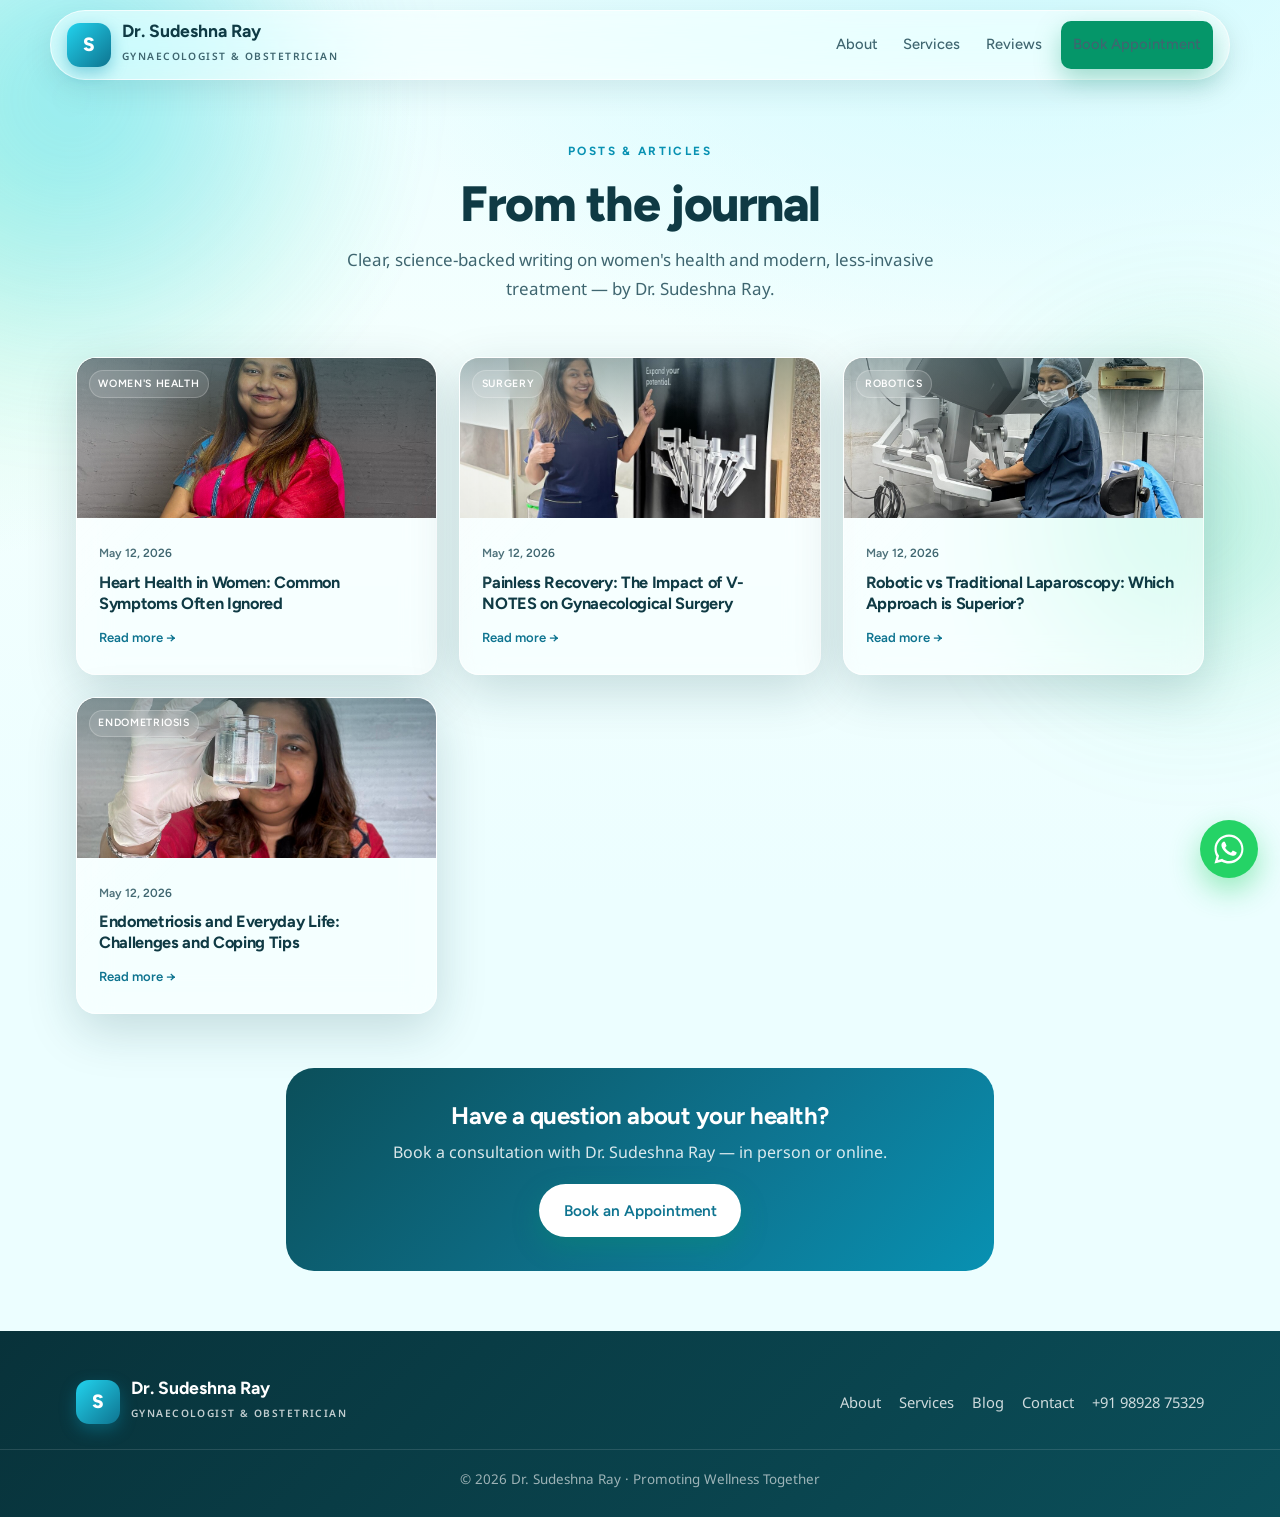
<file: blog/index.html>
<!DOCTYPE html>
<html lang="en">
<head>
<meta charset="UTF-8" />
<meta name="viewport" content="width=device-width, initial-scale=1.0" />
<title>Blog &amp; Patient Resources | Dr. Sudeshna Ray</title>
<meta name="description" content="Articles on women's health, minimally invasive and robotic surgery, endometriosis and more — written by Dr. Sudeshna Ray, gynaecologist and obstetrician, Mumbai." />
<link rel="preconnect" href="https://fonts.googleapis.com">
<link rel="preconnect" href="https://fonts.gstatic.com" crossorigin>
<link href="https://fonts.googleapis.com/css2?family=Figtree:wght@300;400;500;600;700;800&family=Noto+Sans:wght@300;400;500;600&display=swap" rel="stylesheet">
<link rel="stylesheet" href="blog.css">
</head>
<body>
<a href="#main" class="skip">Skip to content</a>
<div class="bg-stage" aria-hidden="true"></div>
<div class="blob b1" aria-hidden="true"></div><div class="blob b2" aria-hidden="true"></div>

<header class="nav">
  <div class="nav-inner">
    <a href="../index.html" class="brand" aria-label="Dr. Sudeshna Ray home">
      <span class="mark" aria-hidden="true">S</span>
      <span><b>Dr. Sudeshna Ray</b><small>Gynaecologist &amp; Obstetrician</small></span>
    </a>
    <nav class="nav-links" aria-label="Primary">
      <a href="../index.html#about">About</a>
      <a href="../index.html#services">Services</a>
      <a href="../index.html#reviews">Reviews</a>
      <a href="../index.html#contact" class="btn btn-primary nav-cta">Book Appointment</a>
    </nav>
  </div>
</header>

<main id="main">
  <div class="idx-hero">
    <div class="wrap">
      <span class="eyebrow">Posts &amp; Articles</span>
      <h1>From the journal</h1>
      <p>Clear, science-backed writing on women's health and modern, less-invasive treatment — by Dr. Sudeshna Ray.</p>
    </div>
  </div>

  <div class="wrap">
    <div class="idx-grid">
      <a class="pcard glass" href="heart-health-in-women.html">
        <div class="ph"><img src="../images/IMG_8518.jpg" alt="Women's heart health" loading="lazy"><span class="cat">Women's Health</span></div>
        <div class="bd"><span class="date">May 12, 2026</span><h3>Heart Health in Women: Common Symptoms Often Ignored</h3><span class="mo">Read more →</span></div>
      </a>
      <a class="pcard glass" href="v-notes-gynaecological-surgery.html">
        <div class="ph"><img src="../images/IMG_4311.jpg" alt="V-NOTES surgery" loading="lazy"><span class="cat">Surgery</span></div>
        <div class="bd"><span class="date">May 12, 2026</span><h3>Painless Recovery: The Impact of V-NOTES on Gynaecological Surgery</h3><span class="mo">Read more →</span></div>
      </a>
      <a class="pcard glass" href="robotic-vs-laparoscopy.html">
        <div class="ph"><img src="../images/IMG_4302.jpg" alt="Robotic surgery console" loading="lazy"><span class="cat">Robotics</span></div>
        <div class="bd"><span class="date">May 12, 2026</span><h3>Robotic vs Traditional Laparoscopy: Which Approach is Superior?</h3><span class="mo">Read more →</span></div>
      </a>
      <a class="pcard glass" href="endometriosis-everyday-life.html">
        <div class="ph"><img src="../images/IMG_7715.jpg" alt="Endometriosis care" loading="lazy"><span class="cat">Endometriosis</span></div>
        <div class="bd"><span class="date">May 12, 2026</span><h3>Endometriosis and Everyday Life: Challenges and Coping Tips</h3><span class="mo">Read more →</span></div>
      </a>
    </div>
  </div>

  <div class="cta">
    <div class="cta-in">
      <h3>Have a question about your health?</h3>
      <p>Book a consultation with Dr. Sudeshna Ray — in person or online.</p>
      <a href="../index.html#contact" class="btn btn-primary" style="background:#fff;color:#0e7490">Book an Appointment</a>
    </div>
  </div>
</main>

<footer class="ft">
  <div class="wrap">
    <a href="../index.html" class="brand"><span class="mark" aria-hidden="true">S</span><span><b>Dr. Sudeshna Ray</b><small>Gynaecologist &amp; Obstetrician</small></span></a>
    <div class="links"><a href="../index.html#about">About</a><a href="../index.html#services">Services</a><a href="index.html">Blog</a><a href="../index.html#contact">Contact</a><a href="tel:+919892875329">+91 98928 75329</a></div>
  </div>
  <div class="ft-copy">© 2026 Dr. Sudeshna Ray · Promoting Wellness Together</div>
</footer>

<a href="https://wa.me/919892875329?text=Hi%2C%20I%27d%20like%20to%20book%20an%20appointment" class="wa" aria-label="Chat on WhatsApp">
  <svg viewBox="0 0 32 32" aria-hidden="true"><path d="M16 .5C7.4.5.5 7.4.5 16c0 2.8.8 5.5 2.1 7.9L.5 31.5l7.8-2c2.3 1.3 4.9 1.9 7.6 1.9 8.6 0 15.5-6.9 15.5-15.5S24.6.5 16 .5zm0 28.2c-2.4 0-4.7-.6-6.7-1.9l-.5-.3-4.6 1.2 1.2-4.5-.3-.5C3.5 20.5 2.8 18.3 2.8 16 2.8 8.7 8.7 2.8 16 2.8S29.2 8.7 29.2 16 23.3 28.7 16 28.7zm7.3-9.6c-.4-.2-2.4-1.2-2.7-1.3-.4-.1-.6-.2-.9.2-.3.4-1 1.3-1.3 1.5-.2.3-.5.3-.9.1-.4-.2-1.7-.6-3.2-2-1.2-1-2-2.3-2.2-2.7-.2-.4 0-.6.2-.8.2-.2.4-.5.6-.7.2-.2.3-.4.4-.7.1-.3 0-.5-.1-.7-.1-.2-.9-2.2-1.3-3-.3-.8-.6-.7-.9-.7h-.7c-.3 0-.7.1-1 .5-.4.4-1.4 1.3-1.4 3.3s1.4 3.8 1.6 4.1c.2.3 2.8 4.3 6.8 6 .9.4 1.7.6 2.3.8.9.3 1.8.3 2.5.2.8-.1 2.4-1 2.7-1.9.3-.9.3-1.7.2-1.9-.1-.2-.3-.3-.7-.5z"/></svg>
</a>
</body>
</html>
</file>
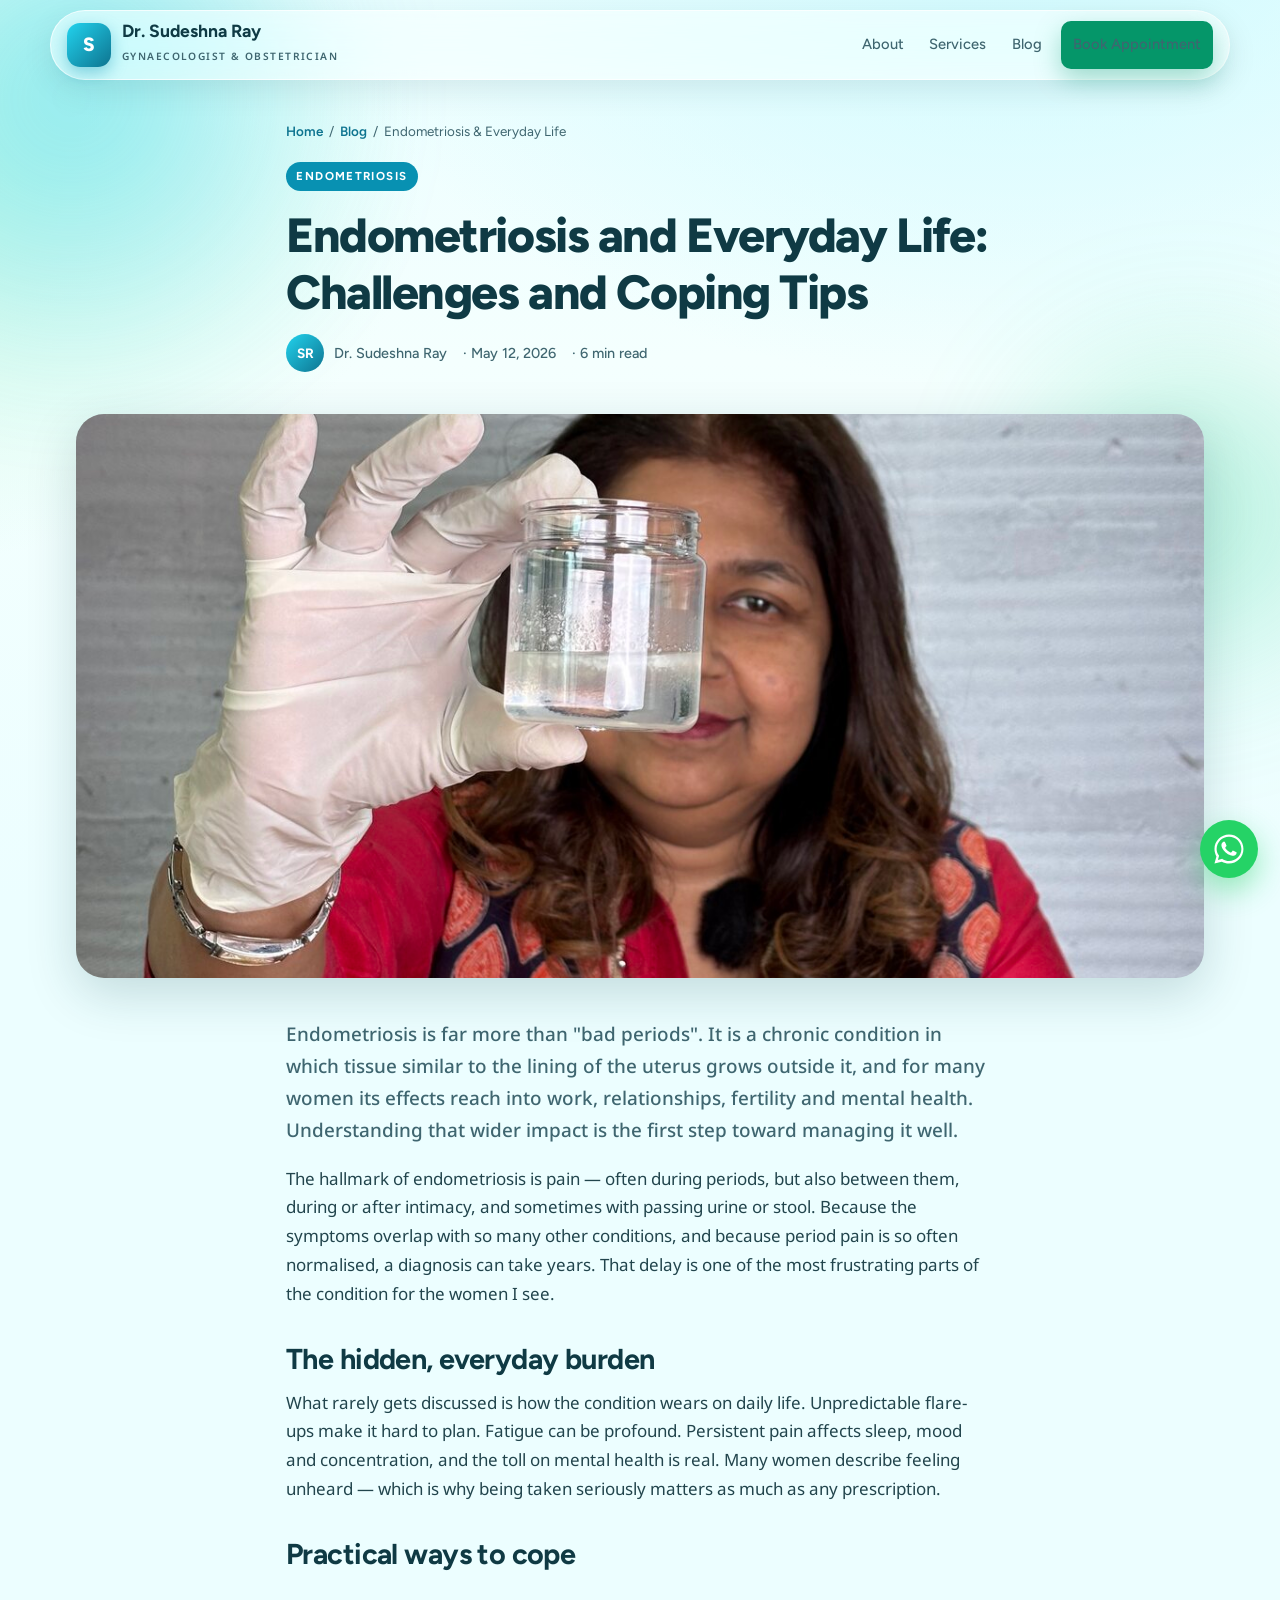
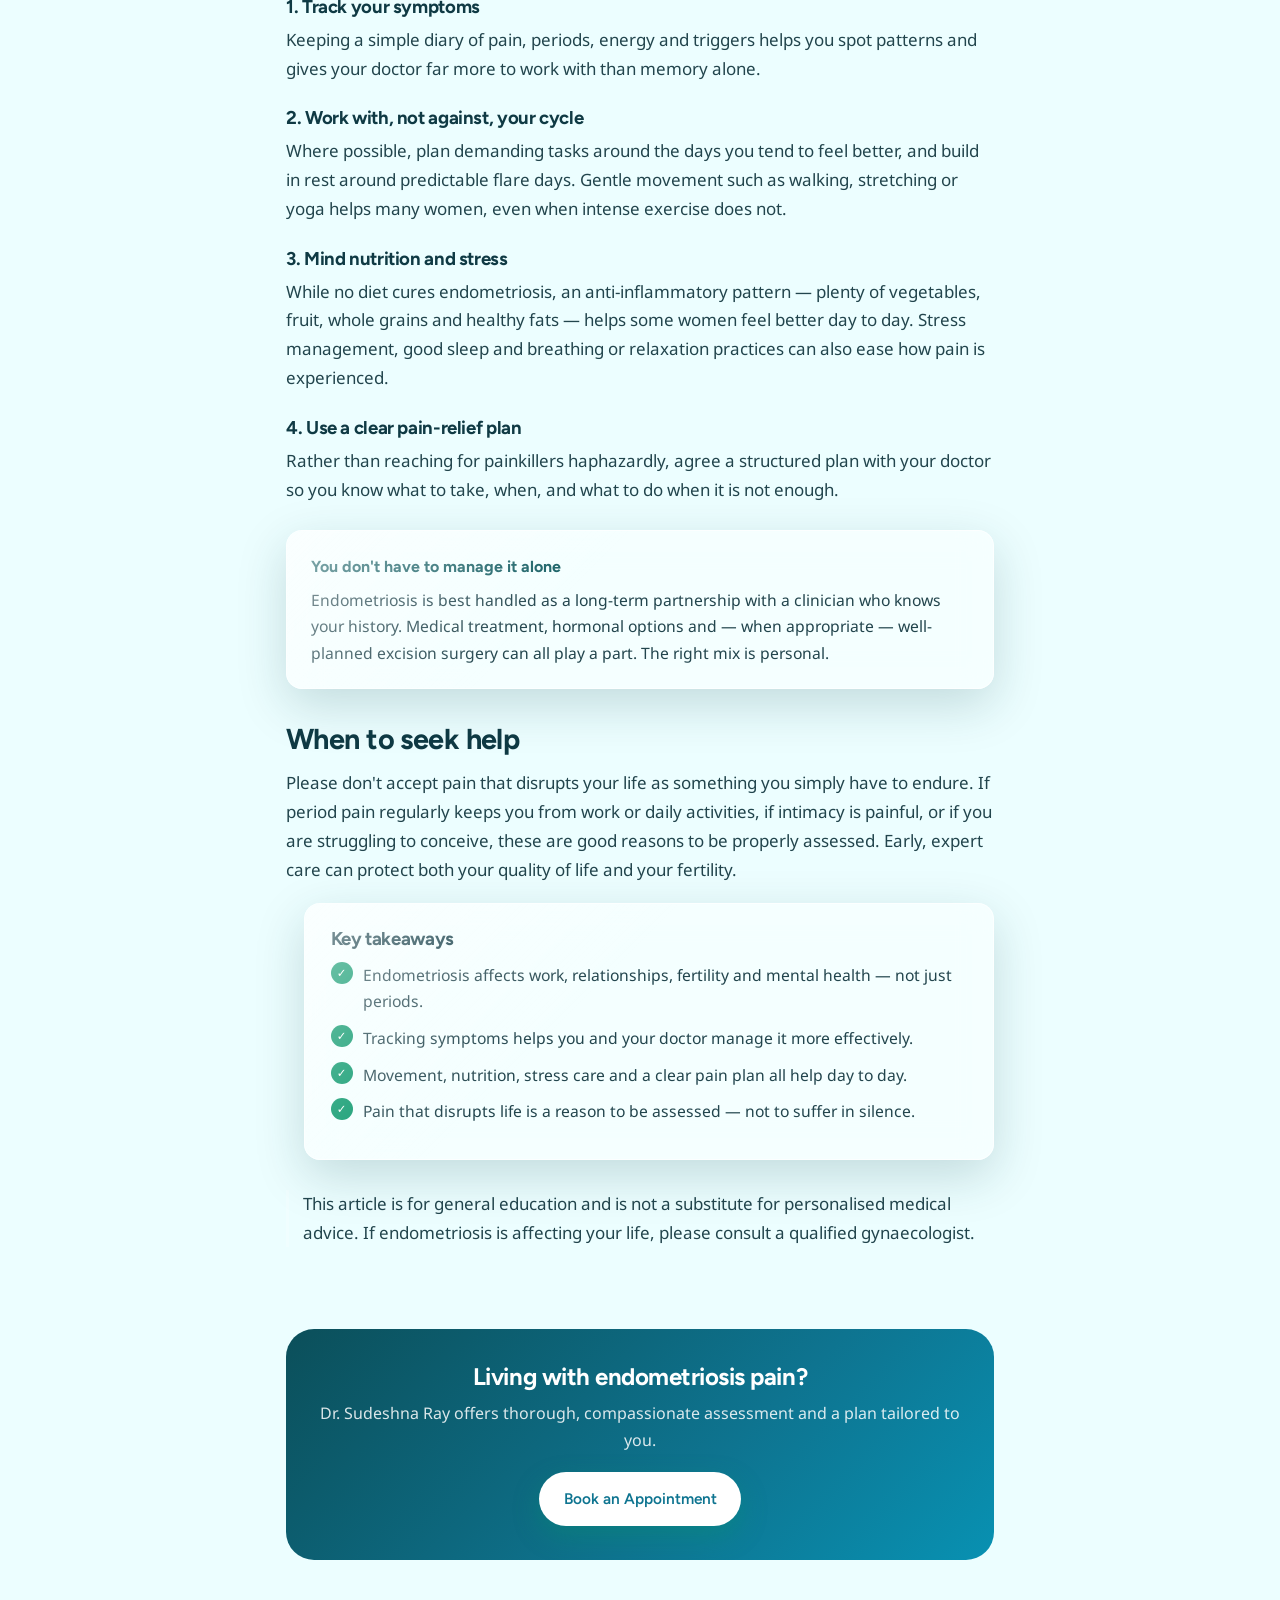
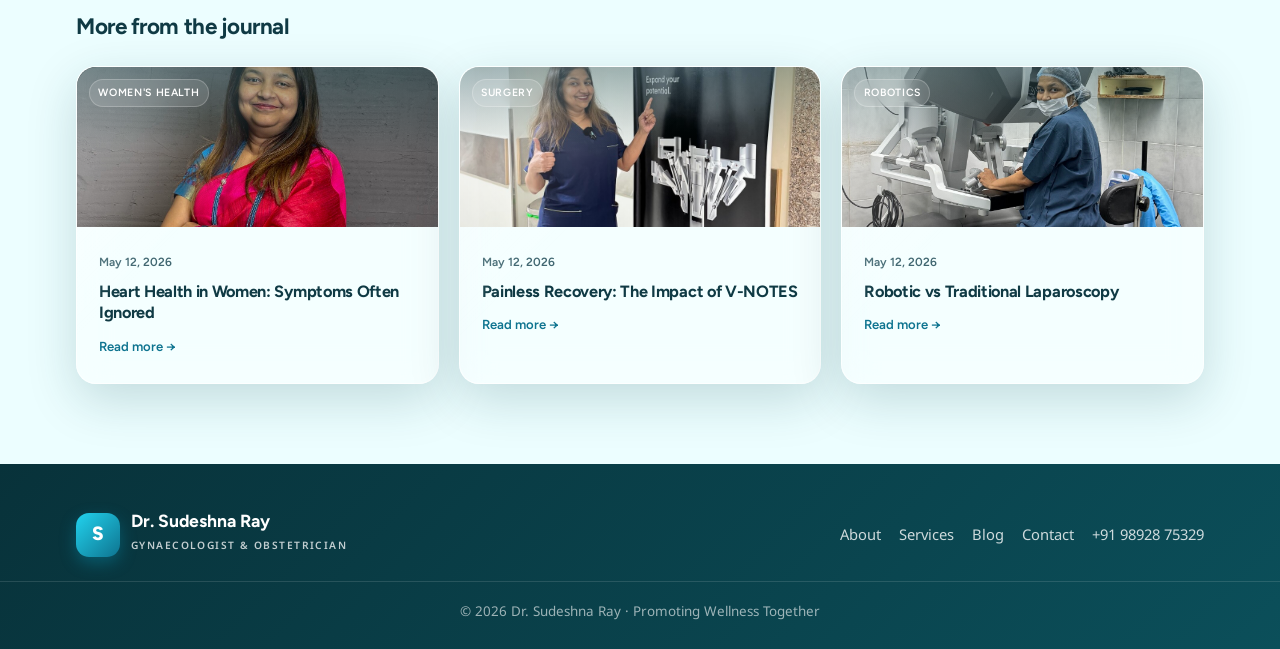
<file: blog/endometriosis-everyday-life.html>
<!DOCTYPE html>
<html lang="en">
<head>
<meta charset="UTF-8" />
<meta name="viewport" content="width=device-width, initial-scale=1.0" />
<title>Endometriosis and Everyday Life: Challenges and Coping Tips | Dr. Sudeshna Ray</title>
<meta name="description" content="Endometriosis affects far more than the menstrual cycle. Dr. Sudeshna Ray shares how it impacts daily life and practical, realistic ways to cope and feel more in control." />
<link rel="preconnect" href="https://fonts.googleapis.com">
<link rel="preconnect" href="https://fonts.gstatic.com" crossorigin>
<link href="https://fonts.googleapis.com/css2?family=Figtree:wght@300;400;500;600;700;800&family=Noto+Sans:wght@300;400;500;600&display=swap" rel="stylesheet">
<link rel="stylesheet" href="blog.css">
</head>
<body>
<a href="#main" class="skip">Skip to content</a>
<div class="bg-stage" aria-hidden="true"></div>
<div class="blob b1" aria-hidden="true"></div><div class="blob b2" aria-hidden="true"></div>

<header class="nav">
  <div class="nav-inner">
    <a href="../index.html" class="brand" aria-label="Dr. Sudeshna Ray home">
      <span class="mark" aria-hidden="true">S</span>
      <span><b>Dr. Sudeshna Ray</b><small>Gynaecologist &amp; Obstetrician</small></span>
    </a>
    <nav class="nav-links" aria-label="Primary">
      <a href="../index.html#about">About</a>
      <a href="../index.html#services">Services</a>
      <a href="index.html">Blog</a>
      <a href="../index.html#contact" class="btn btn-primary nav-cta">Book Appointment</a>
    </nav>
  </div>
</header>

<main id="main">
<article>
  <div class="art-hero">
    <div class="read">
      <div class="crumbs"><a href="../index.html">Home</a> &nbsp;/&nbsp; <a href="index.html">Blog</a> &nbsp;/&nbsp; Endometriosis &amp; Everyday Life</div>
      <span class="art-cat">Endometriosis</span>
      <h1>Endometriosis and Everyday Life: Challenges and Coping Tips</h1>
      <div class="art-meta">
        <span class="who"><span class="av">SR</span> Dr. Sudeshna Ray</span>
        <span>· May 12, 2026</span>
        <span>· 6 min read</span>
      </div>
    </div>
  </div>

  <div class="art-figure">
    <div class="f"><img src="../images/IMG_7715.jpg" alt="Clinical care for endometriosis" loading="lazy"></div>
  </div>

  <div class="article">
    <div class="read">
      <p class="lede">Endometriosis is far more than "bad periods". It is a chronic condition in which tissue similar to the lining of the uterus grows outside it, and for many women its effects reach into work, relationships, fertility and mental health. Understanding that wider impact is the first step toward managing it well.</p>

      <p>The hallmark of endometriosis is pain — often during periods, but also between them, during or after intimacy, and sometimes with passing urine or stool. Because the symptoms overlap with so many other conditions, and because period pain is so often normalised, a diagnosis can take years. That delay is one of the most frustrating parts of the condition for the women I see.</p>

      <h2>The hidden, everyday burden</h2>
      <p>What rarely gets discussed is how the condition wears on daily life. Unpredictable flare-ups make it hard to plan. Fatigue can be profound. Persistent pain affects sleep, mood and concentration, and the toll on mental health is real. Many women describe feeling unheard — which is why being taken seriously matters as much as any prescription.</p>

      <h2>Practical ways to cope</h2>
      <h3>1. Track your symptoms</h3>
      <p>Keeping a simple diary of pain, periods, energy and triggers helps you spot patterns and gives your doctor far more to work with than memory alone.</p>

      <h3>2. Work with, not against, your cycle</h3>
      <p>Where possible, plan demanding tasks around the days you tend to feel better, and build in rest around predictable flare days. Gentle movement such as walking, stretching or yoga helps many women, even when intense exercise does not.</p>

      <h3>3. Mind nutrition and stress</h3>
      <p>While no diet cures endometriosis, an anti-inflammatory pattern — plenty of vegetables, fruit, whole grains and healthy fats — helps some women feel better day to day. Stress management, good sleep and breathing or relaxation practices can also ease how pain is experienced.</p>

      <h3>4. Use a clear pain-relief plan</h3>
      <p>Rather than reaching for painkillers haphazardly, agree a structured plan with your doctor so you know what to take, when, and what to do when it is not enough.</p>

      <div class="callout glass">
        <b>You don't have to manage it alone</b>
        <p>Endometriosis is best handled as a long-term partnership with a clinician who knows your history. Medical treatment, hormonal options and — when appropriate — well-planned excision surgery can all play a part. The right mix is personal.</p>
      </div>

      <h2>When to seek help</h2>
      <p>Please don't accept pain that disrupts your life as something you simply have to endure. If period pain regularly keeps you from work or daily activities, if intimacy is painful, or if you are struggling to conceive, these are good reasons to be properly assessed. Early, expert care can protect both your quality of life and your fertility.</p>

      <ul class="keypoints glass">
        <h3>Key takeaways</h3>
        <li><span class="tick">✓</span> Endometriosis affects work, relationships, fertility and mental health — not just periods.</li>
        <li><span class="tick">✓</span> Tracking symptoms helps you and your doctor manage it more effectively.</li>
        <li><span class="tick">✓</span> Movement, nutrition, stress care and a clear pain plan all help day to day.</li>
        <li><span class="tick">✓</span> Pain that disrupts life is a reason to be assessed — not to suffer in silence.</li>
      </ul>

      <p class="disclaimer">This article is for general education and is not a substitute for personalised medical advice. If endometriosis is affecting your life, please consult a qualified gynaecologist.</p>
    </div>
  </div>

  <div class="cta">
    <div class="cta-in">
      <h3>Living with endometriosis pain?</h3>
      <p>Dr. Sudeshna Ray offers thorough, compassionate assessment and a plan tailored to you.</p>
      <a href="../index.html#contact" class="btn btn-primary" style="background:#fff;color:#0e7490">Book an Appointment</a>
    </div>
  </div>
</article>

<section class="more-sec">
  <div class="wrap">
    <h2 style="font-size:1.4rem">More from the journal</h2>
    <div class="more-grid">
      <a class="pcard glass" href="heart-health-in-women.html"><div class="ph"><img src="../images/IMG_8518.jpg" alt="" loading="lazy"><span class="cat">Women's Health</span></div><div class="bd"><span class="date">May 12, 2026</span><h3>Heart Health in Women: Symptoms Often Ignored</h3><span class="mo">Read more →</span></div></a>
      <a class="pcard glass" href="v-notes-gynaecological-surgery.html"><div class="ph"><img src="../images/IMG_4311.jpg" alt="" loading="lazy"><span class="cat">Surgery</span></div><div class="bd"><span class="date">May 12, 2026</span><h3>Painless Recovery: The Impact of V-NOTES</h3><span class="mo">Read more →</span></div></a>
      <a class="pcard glass" href="robotic-vs-laparoscopy.html"><div class="ph"><img src="../images/IMG_4302.jpg" alt="" loading="lazy"><span class="cat">Robotics</span></div><div class="bd"><span class="date">May 12, 2026</span><h3>Robotic vs Traditional Laparoscopy</h3><span class="mo">Read more →</span></div></a>
    </div>
  </div>
</section>
</main>

<footer class="ft">
  <div class="wrap">
    <a href="../index.html" class="brand"><span class="mark" aria-hidden="true">S</span><span><b>Dr. Sudeshna Ray</b><small>Gynaecologist &amp; Obstetrician</small></span></a>
    <div class="links"><a href="../index.html#about">About</a><a href="../index.html#services">Services</a><a href="index.html">Blog</a><a href="../index.html#contact">Contact</a><a href="tel:+919892875329">+91 98928 75329</a></div>
  </div>
  <div class="ft-copy">© 2026 Dr. Sudeshna Ray · Promoting Wellness Together</div>
</footer>

<a href="https://wa.me/919892875329?text=Hi%2C%20I%27d%20like%20to%20book%20an%20appointment" class="wa" aria-label="Chat on WhatsApp">
  <svg viewBox="0 0 32 32" aria-hidden="true"><path d="M16 .5C7.4.5.5 7.4.5 16c0 2.8.8 5.5 2.1 7.9L.5 31.5l7.8-2c2.3 1.3 4.9 1.9 7.6 1.9 8.6 0 15.5-6.9 15.5-15.5S24.6.5 16 .5zm0 28.2c-2.4 0-4.7-.6-6.7-1.9l-.5-.3-4.6 1.2 1.2-4.5-.3-.5C3.5 20.5 2.8 18.3 2.8 16 2.8 8.7 8.7 2.8 16 2.8S29.2 8.7 29.2 16 23.3 28.7 16 28.7zm7.3-9.6c-.4-.2-2.4-1.2-2.7-1.3-.4-.1-.6-.2-.9.2-.3.4-1 1.3-1.3 1.5-.2.3-.5.3-.9.1-.4-.2-1.7-.6-3.2-2-1.2-1-2-2.3-2.2-2.7-.2-.4 0-.6.2-.8.2-.2.4-.5.6-.7.2-.2.3-.4.4-.7.1-.3 0-.5-.1-.7-.1-.2-.9-2.2-1.3-3-.3-.8-.6-.7-.9-.7h-.7c-.3 0-.7.1-1 .5-.4.4-1.4 1.3-1.4 3.3s1.4 3.8 1.6 4.1c.2.3 2.8 4.3 6.8 6 .9.4 1.7.6 2.3.8.9.3 1.8.3 2.5.2.8-.1 2.4-1 2.7-1.9.3-.9.3-1.7.2-1.9-.1-.2-.3-.3-.7-.5z"/></svg>
</a>
</body>
</html>
</file>
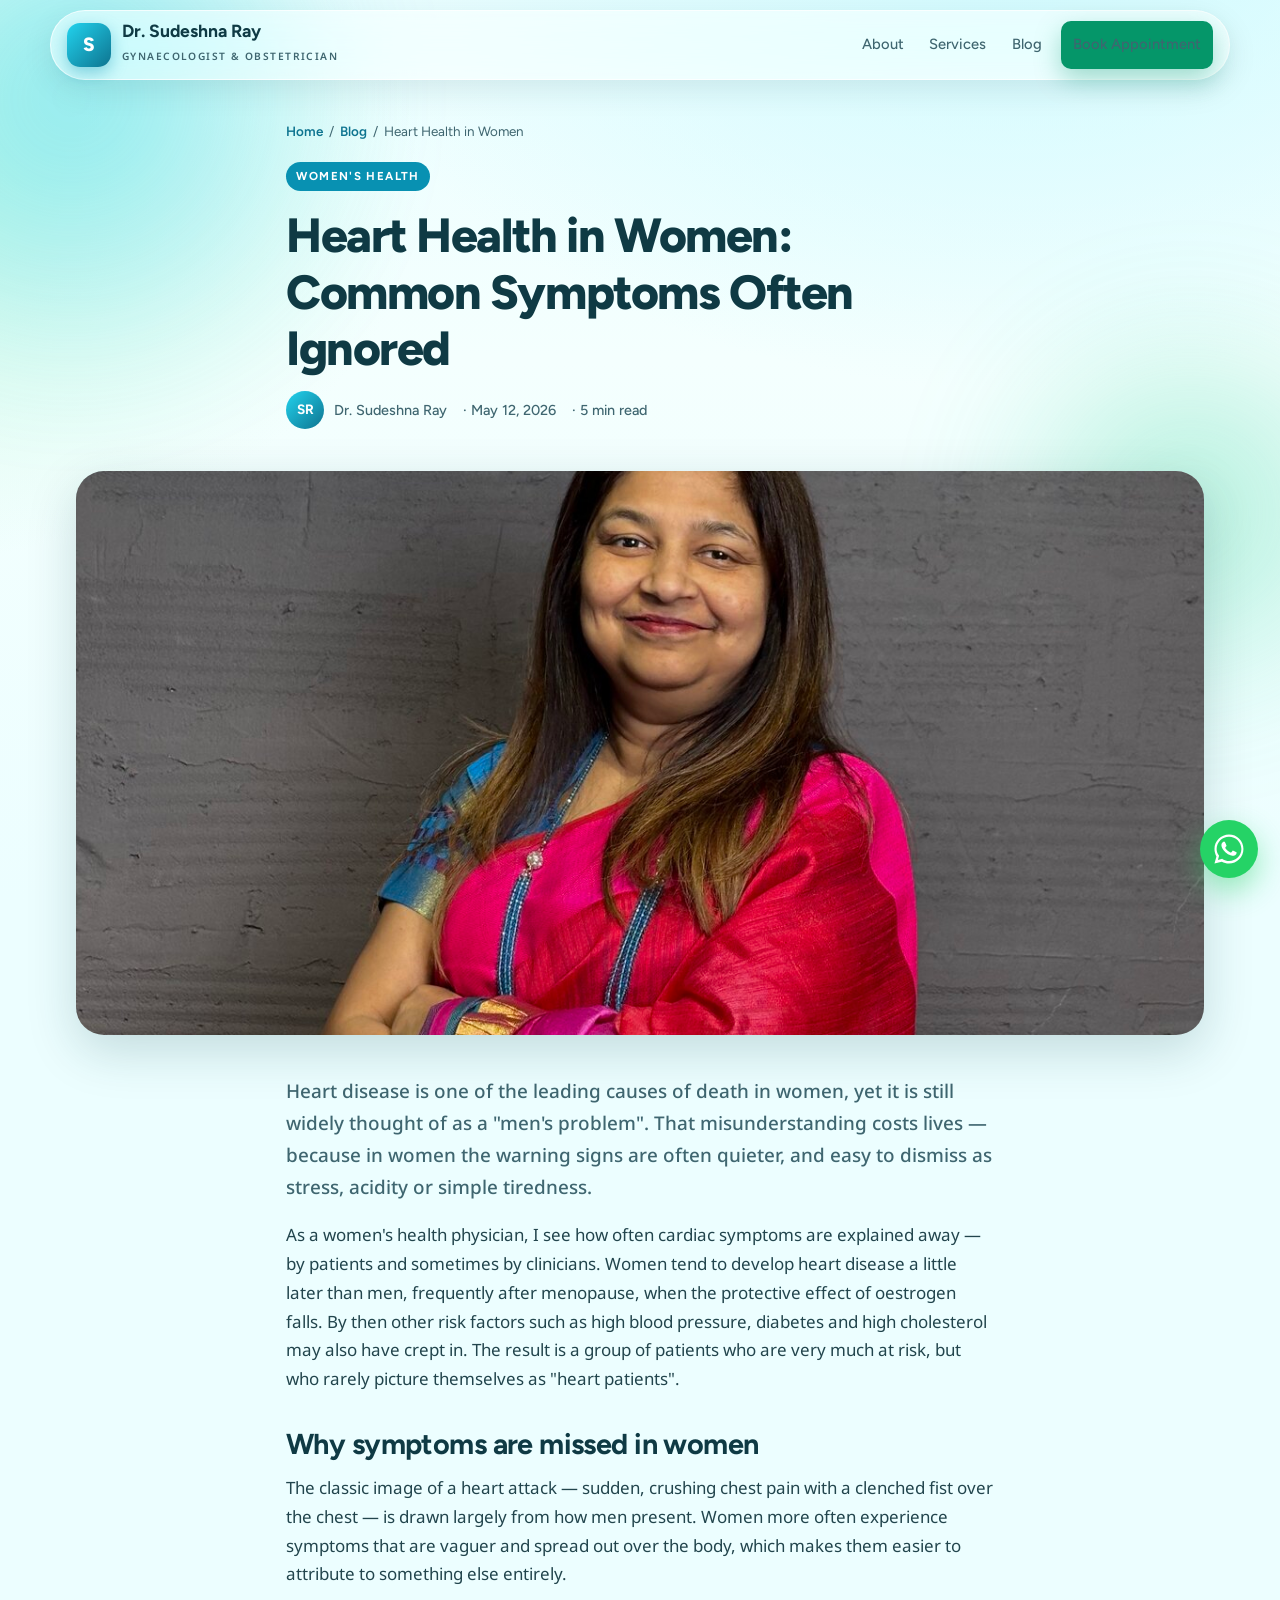
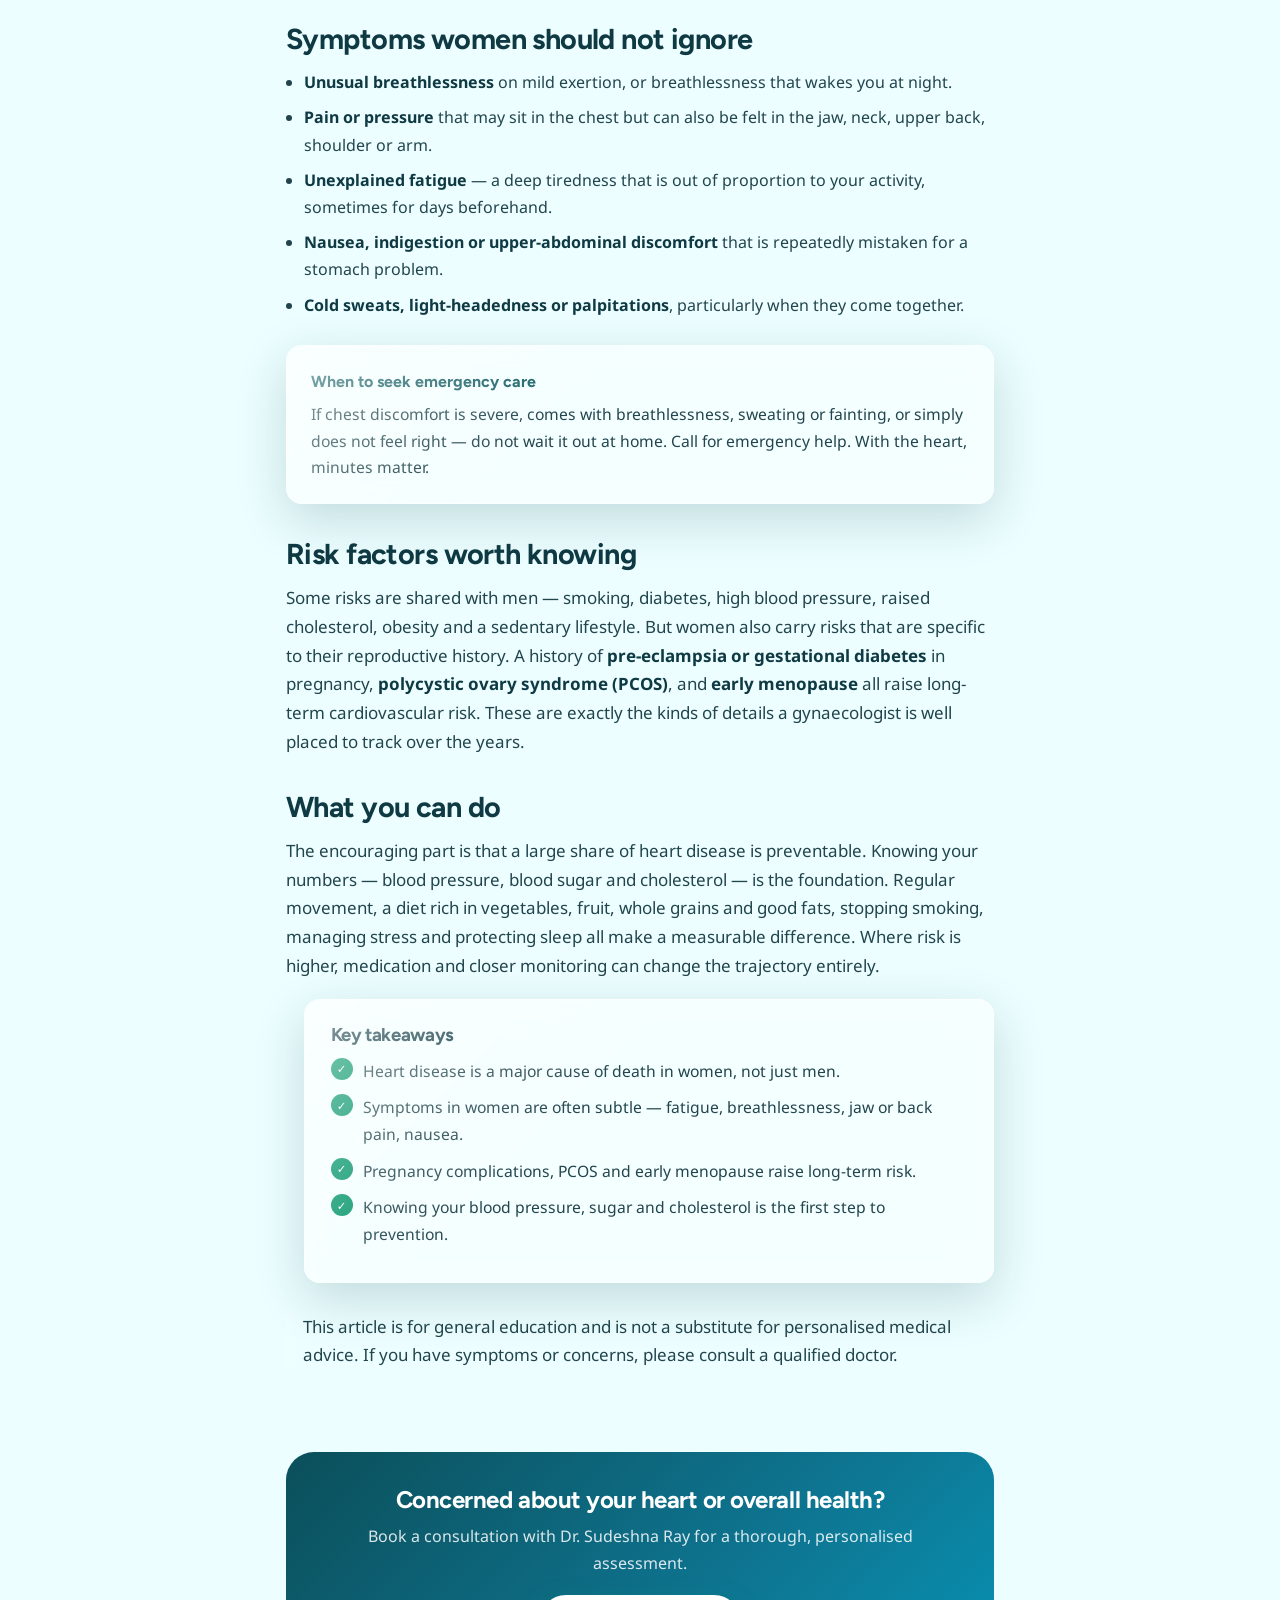
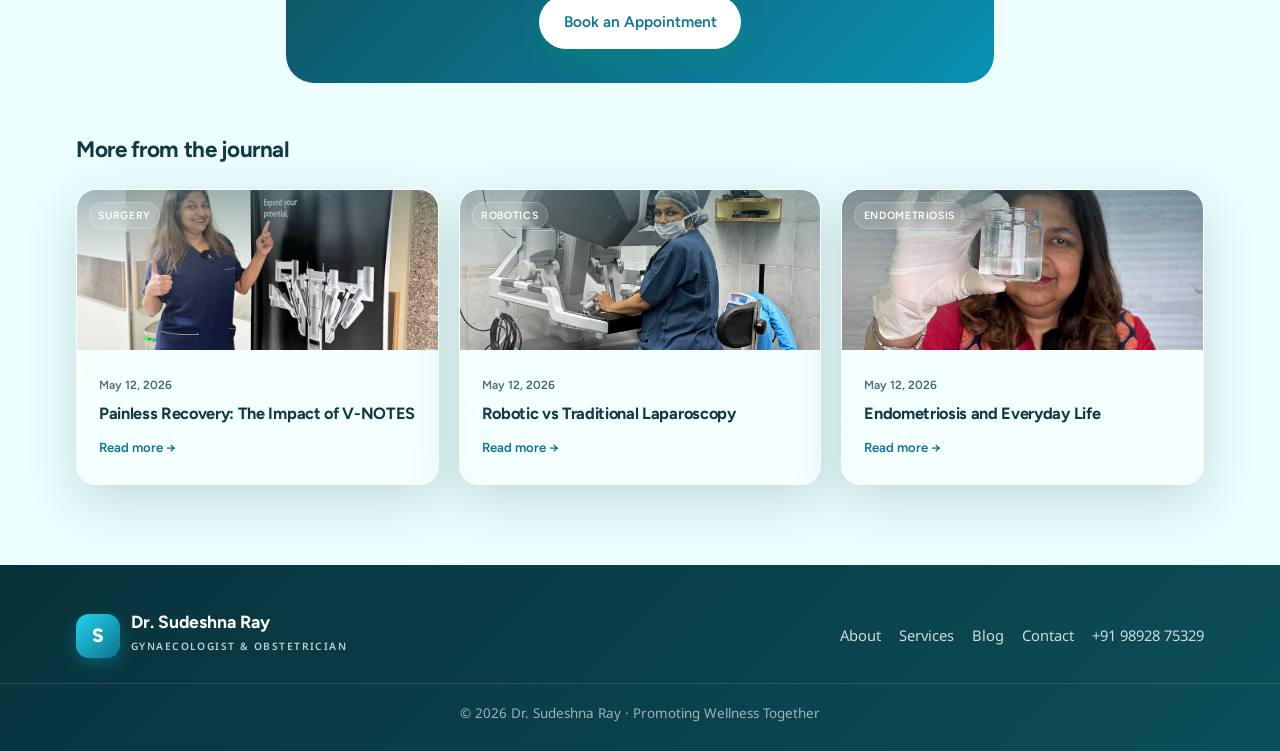
<file: blog/heart-health-in-women.html>
<!DOCTYPE html>
<html lang="en">
<head>
<meta charset="UTF-8" />
<meta name="viewport" content="width=device-width, initial-scale=1.0" />
<title>Heart Health in Women: Common Symptoms Often Ignored | Dr. Sudeshna Ray</title>
<meta name="description" content="Heart disease is a leading cause of death in women, yet the warning signs are often subtle and missed. Dr. Sudeshna Ray explains the symptoms women should never ignore." />
<link rel="preconnect" href="https://fonts.googleapis.com">
<link rel="preconnect" href="https://fonts.gstatic.com" crossorigin>
<link href="https://fonts.googleapis.com/css2?family=Figtree:wght@300;400;500;600;700;800&family=Noto+Sans:wght@300;400;500;600&display=swap" rel="stylesheet">
<link rel="stylesheet" href="blog.css">
</head>
<body>
<a href="#main" class="skip">Skip to content</a>
<div class="bg-stage" aria-hidden="true"></div>
<div class="blob b1" aria-hidden="true"></div><div class="blob b2" aria-hidden="true"></div>

<header class="nav">
  <div class="nav-inner">
    <a href="../index.html" class="brand" aria-label="Dr. Sudeshna Ray home">
      <span class="mark" aria-hidden="true">S</span>
      <span><b>Dr. Sudeshna Ray</b><small>Gynaecologist &amp; Obstetrician</small></span>
    </a>
    <nav class="nav-links" aria-label="Primary">
      <a href="../index.html#about">About</a>
      <a href="../index.html#services">Services</a>
      <a href="index.html">Blog</a>
      <a href="../index.html#contact" class="btn btn-primary nav-cta">Book Appointment</a>
    </nav>
  </div>
</header>

<main id="main">
<article>
  <div class="art-hero">
    <div class="read">
      <div class="crumbs"><a href="../index.html">Home</a> &nbsp;/&nbsp; <a href="index.html">Blog</a> &nbsp;/&nbsp; Heart Health in Women</div>
      <span class="art-cat">Women's Health</span>
      <h1>Heart Health in Women: Common Symptoms Often Ignored</h1>
      <div class="art-meta">
        <span class="who"><span class="av">SR</span> Dr. Sudeshna Ray</span>
        <span>· May 12, 2026</span>
        <span>· 5 min read</span>
      </div>
    </div>
  </div>

  <div class="art-figure">
    <div class="f"><img src="../images/IMG_8518.jpg" alt="Dr. Sudeshna Ray — women's heart health" loading="lazy"></div>
  </div>

  <div class="article">
    <div class="read">
      <p class="lede">Heart disease is one of the leading causes of death in women, yet it is still widely thought of as a "men's problem". That misunderstanding costs lives — because in women the warning signs are often quieter, and easy to dismiss as stress, acidity or simple tiredness.</p>

      <p>As a women's health physician, I see how often cardiac symptoms are explained away — by patients and sometimes by clinicians. Women tend to develop heart disease a little later than men, frequently after menopause, when the protective effect of oestrogen falls. By then other risk factors such as high blood pressure, diabetes and high cholesterol may also have crept in. The result is a group of patients who are very much at risk, but who rarely picture themselves as "heart patients".</p>

      <h2>Why symptoms are missed in women</h2>
      <p>The classic image of a heart attack — sudden, crushing chest pain with a clenched fist over the chest — is drawn largely from how men present. Women more often experience symptoms that are vaguer and spread out over the body, which makes them easier to attribute to something else entirely.</p>

      <h2>Symptoms women should not ignore</h2>
      <ul>
        <li><strong>Unusual breathlessness</strong> on mild exertion, or breathlessness that wakes you at night.</li>
        <li><strong>Pain or pressure</strong> that may sit in the chest but can also be felt in the jaw, neck, upper back, shoulder or arm.</li>
        <li><strong>Unexplained fatigue</strong> — a deep tiredness that is out of proportion to your activity, sometimes for days beforehand.</li>
        <li><strong>Nausea, indigestion or upper-abdominal discomfort</strong> that is repeatedly mistaken for a stomach problem.</li>
        <li><strong>Cold sweats, light-headedness or palpitations</strong>, particularly when they come together.</li>
      </ul>

      <div class="callout glass">
        <b>When to seek emergency care</b>
        <p>If chest discomfort is severe, comes with breathlessness, sweating or fainting, or simply does not feel right — do not wait it out at home. Call for emergency help. With the heart, minutes matter.</p>
      </div>

      <h2>Risk factors worth knowing</h2>
      <p>Some risks are shared with men — smoking, diabetes, high blood pressure, raised cholesterol, obesity and a sedentary lifestyle. But women also carry risks that are specific to their reproductive history. A history of <strong>pre-eclampsia or gestational diabetes</strong> in pregnancy, <strong>polycystic ovary syndrome (PCOS)</strong>, and <strong>early menopause</strong> all raise long-term cardiovascular risk. These are exactly the kinds of details a gynaecologist is well placed to track over the years.</p>

      <h2>What you can do</h2>
      <p>The encouraging part is that a large share of heart disease is preventable. Knowing your numbers — blood pressure, blood sugar and cholesterol — is the foundation. Regular movement, a diet rich in vegetables, fruit, whole grains and good fats, stopping smoking, managing stress and protecting sleep all make a measurable difference. Where risk is higher, medication and closer monitoring can change the trajectory entirely.</p>

      <ul class="keypoints glass">
        <h3>Key takeaways</h3>
        <li><span class="tick">✓</span> Heart disease is a major cause of death in women, not just men.</li>
        <li><span class="tick">✓</span> Symptoms in women are often subtle — fatigue, breathlessness, jaw or back pain, nausea.</li>
        <li><span class="tick">✓</span> Pregnancy complications, PCOS and early menopause raise long-term risk.</li>
        <li><span class="tick">✓</span> Knowing your blood pressure, sugar and cholesterol is the first step to prevention.</li>
      </ul>

      <p class="disclaimer">This article is for general education and is not a substitute for personalised medical advice. If you have symptoms or concerns, please consult a qualified doctor.</p>
    </div>
  </div>

  <div class="cta">
    <div class="cta-in">
      <h3>Concerned about your heart or overall health?</h3>
      <p>Book a consultation with Dr. Sudeshna Ray for a thorough, personalised assessment.</p>
      <a href="../index.html#contact" class="btn btn-primary" style="background:#fff;color:#0e7490">Book an Appointment</a>
    </div>
  </div>
</article>

<section class="more-sec">
  <div class="wrap">
    <h2 style="font-size:1.4rem">More from the journal</h2>
    <div class="more-grid">
      <a class="pcard glass" href="v-notes-gynaecological-surgery.html"><div class="ph"><img src="../images/IMG_4311.jpg" alt="" loading="lazy"><span class="cat">Surgery</span></div><div class="bd"><span class="date">May 12, 2026</span><h3>Painless Recovery: The Impact of V-NOTES</h3><span class="mo">Read more →</span></div></a>
      <a class="pcard glass" href="robotic-vs-laparoscopy.html"><div class="ph"><img src="../images/IMG_4302.jpg" alt="" loading="lazy"><span class="cat">Robotics</span></div><div class="bd"><span class="date">May 12, 2026</span><h3>Robotic vs Traditional Laparoscopy</h3><span class="mo">Read more →</span></div></a>
      <a class="pcard glass" href="endometriosis-everyday-life.html"><div class="ph"><img src="../images/IMG_7715.jpg" alt="" loading="lazy"><span class="cat">Endometriosis</span></div><div class="bd"><span class="date">May 12, 2026</span><h3>Endometriosis and Everyday Life</h3><span class="mo">Read more →</span></div></a>
    </div>
  </div>
</section>
</main>

<footer class="ft">
  <div class="wrap">
    <a href="../index.html" class="brand"><span class="mark" aria-hidden="true">S</span><span><b>Dr. Sudeshna Ray</b><small>Gynaecologist &amp; Obstetrician</small></span></a>
    <div class="links"><a href="../index.html#about">About</a><a href="../index.html#services">Services</a><a href="index.html">Blog</a><a href="../index.html#contact">Contact</a><a href="tel:+919892875329">+91 98928 75329</a></div>
  </div>
  <div class="ft-copy">© 2026 Dr. Sudeshna Ray · Promoting Wellness Together</div>
</footer>

<a href="https://wa.me/919892875329?text=Hi%2C%20I%27d%20like%20to%20book%20an%20appointment" class="wa" aria-label="Chat on WhatsApp">
  <svg viewBox="0 0 32 32" aria-hidden="true"><path d="M16 .5C7.4.5.5 7.4.5 16c0 2.8.8 5.5 2.1 7.9L.5 31.5l7.8-2c2.3 1.3 4.9 1.9 7.6 1.9 8.6 0 15.5-6.9 15.5-15.5S24.6.5 16 .5zm0 28.2c-2.4 0-4.7-.6-6.7-1.9l-.5-.3-4.6 1.2 1.2-4.5-.3-.5C3.5 20.5 2.8 18.3 2.8 16 2.8 8.7 8.7 2.8 16 2.8S29.2 8.7 29.2 16 23.3 28.7 16 28.7zm7.3-9.6c-.4-.2-2.4-1.2-2.7-1.3-.4-.1-.6-.2-.9.2-.3.4-1 1.3-1.3 1.5-.2.3-.5.3-.9.1-.4-.2-1.7-.6-3.2-2-1.2-1-2-2.3-2.2-2.7-.2-.4 0-.6.2-.8.2-.2.4-.5.6-.7.2-.2.3-.4.4-.7.1-.3 0-.5-.1-.7-.1-.2-.9-2.2-1.3-3-.3-.8-.6-.7-.9-.7h-.7c-.3 0-.7.1-1 .5-.4.4-1.4 1.3-1.4 3.3s1.4 3.8 1.6 4.1c.2.3 2.8 4.3 6.8 6 .9.4 1.7.6 2.3.8.9.3 1.8.3 2.5.2.8-.1 2.4-1 2.7-1.9.3-.9.3-1.7.2-1.9-.1-.2-.3-.3-.7-.5z"/></svg>
</a>
</body>
</html>
</file>
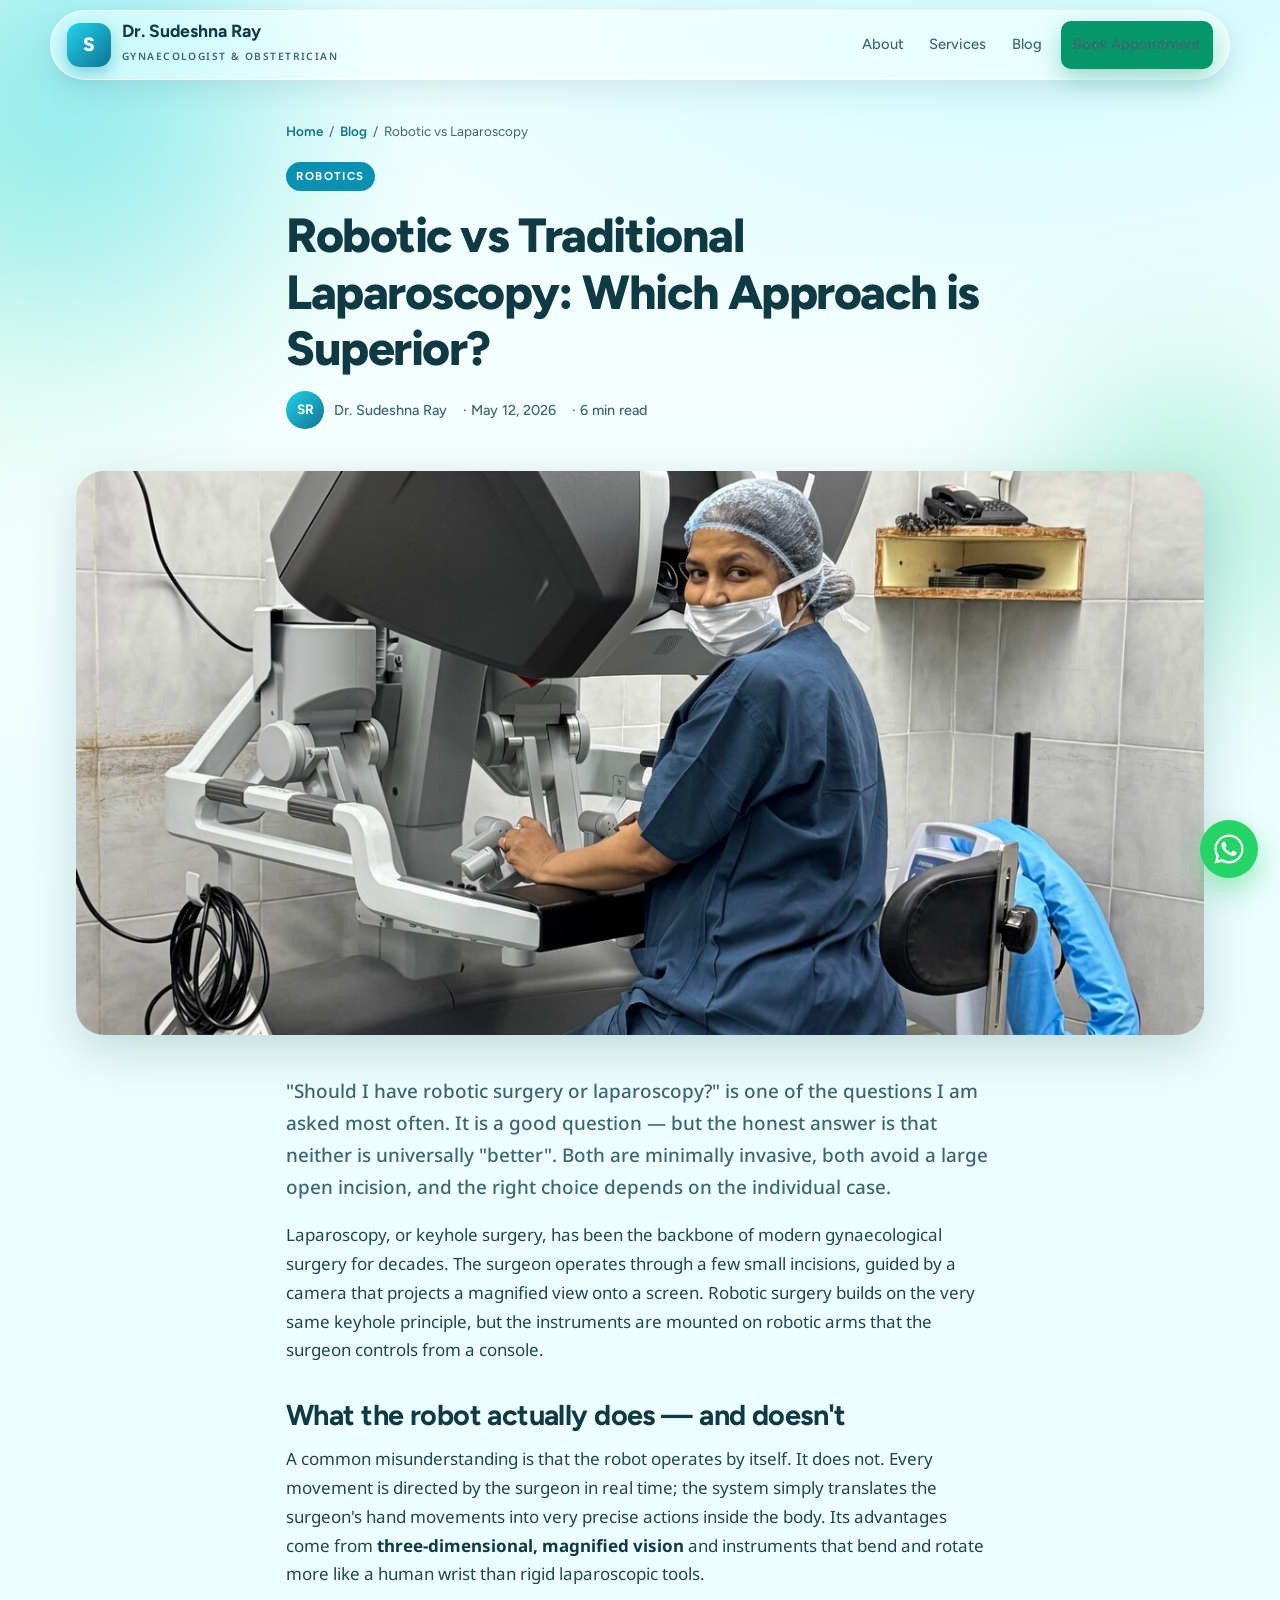
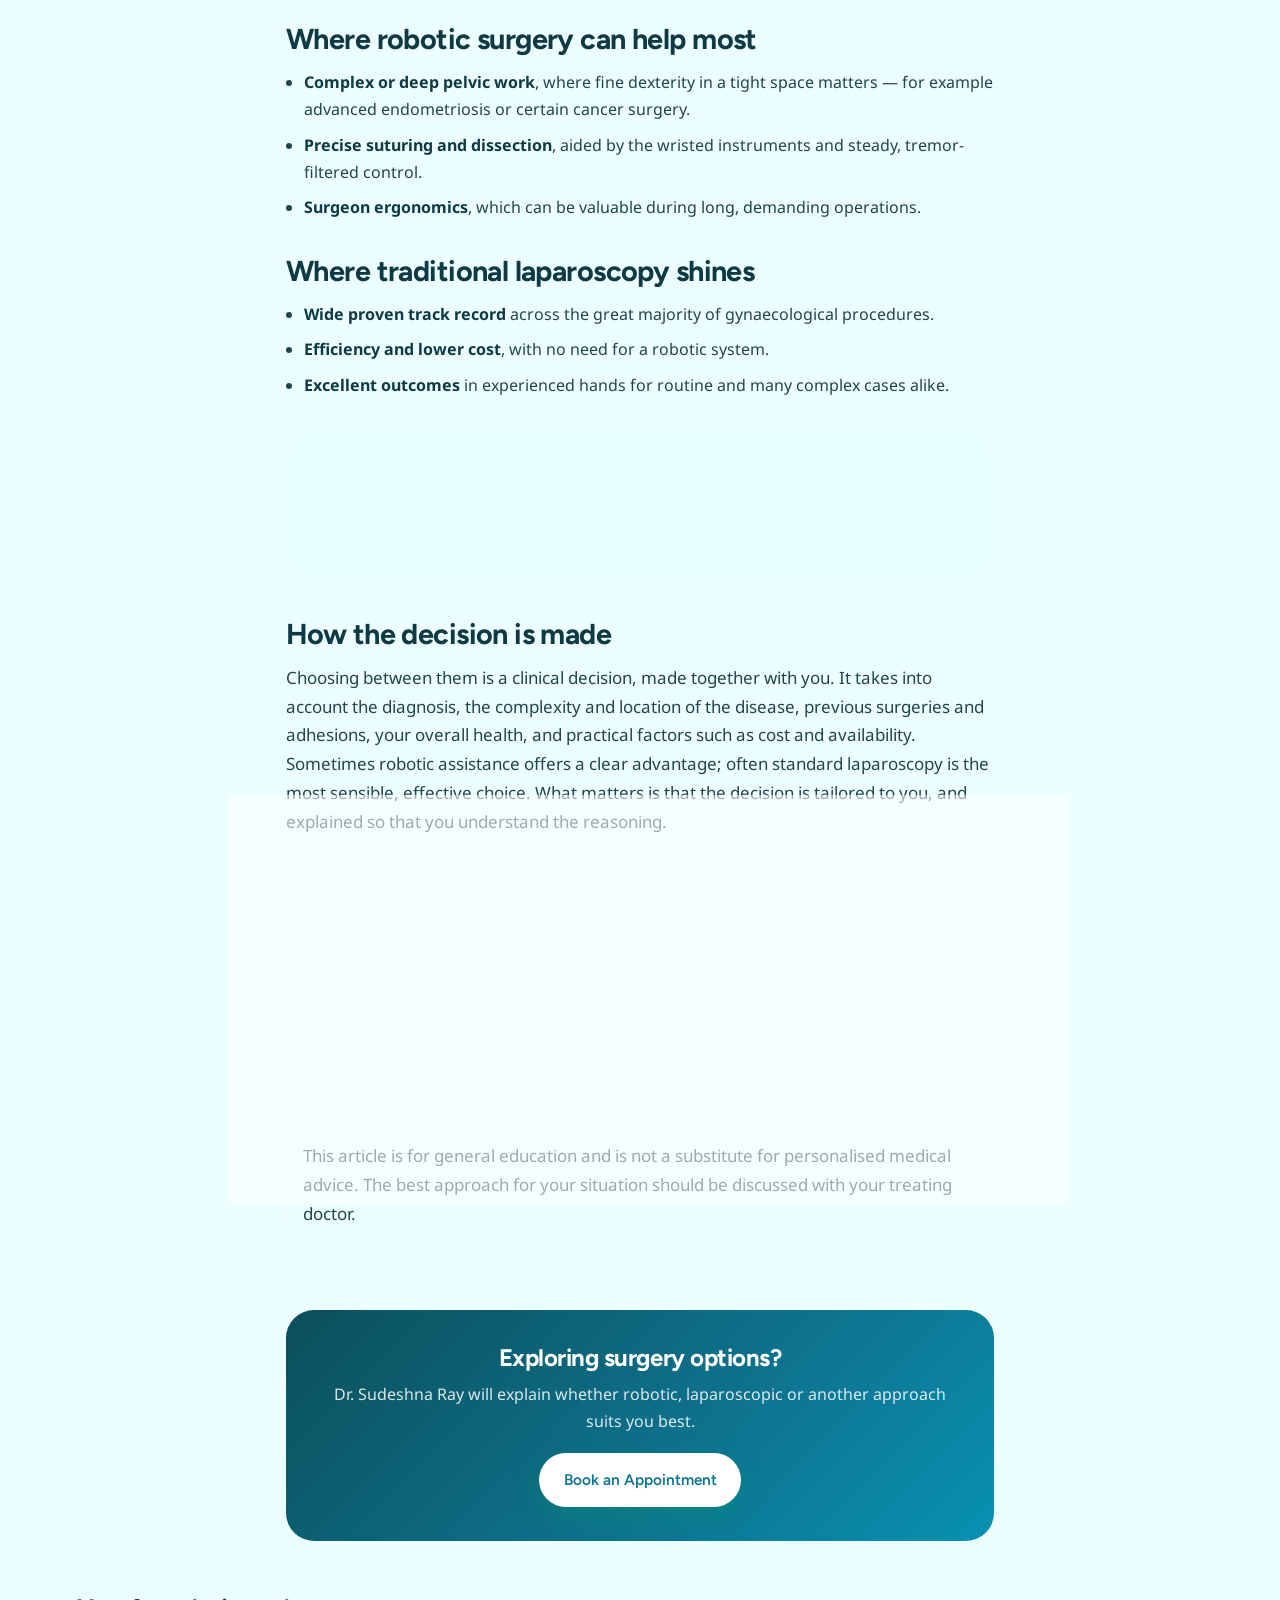
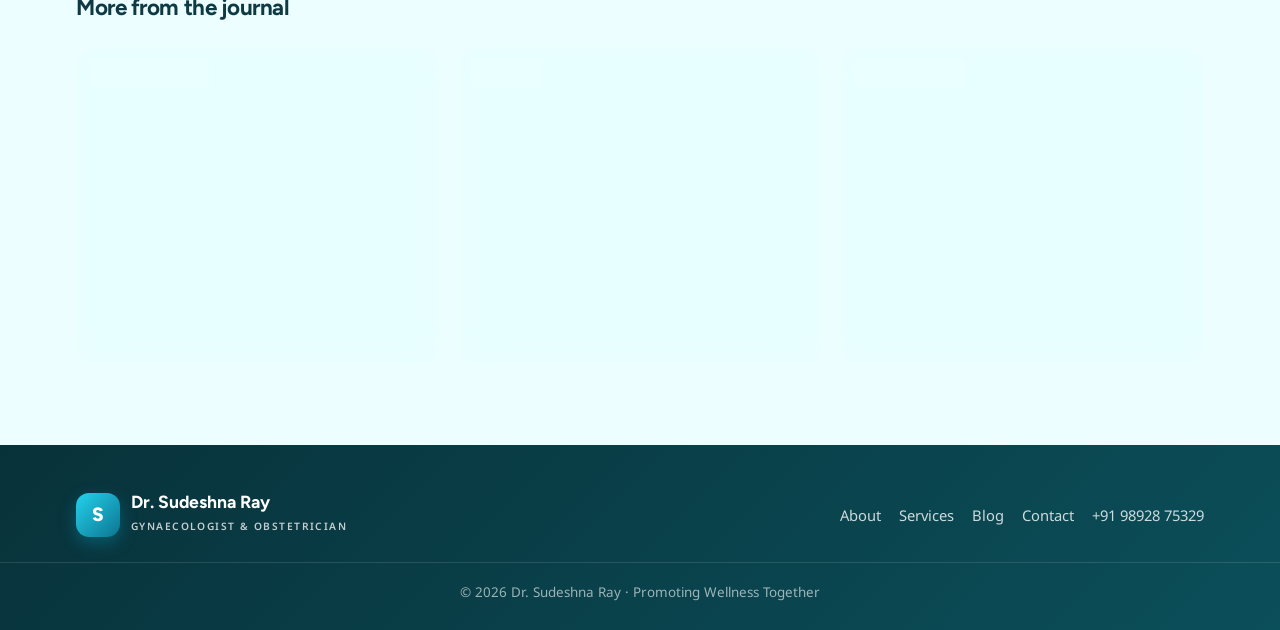
<file: blog/robotic-vs-laparoscopy.html>
<!DOCTYPE html>
<html lang="en">
<head>
<meta charset="UTF-8" />
<meta name="viewport" content="width=device-width, initial-scale=1.0" />
<title>Robotic vs Traditional Laparoscopy: Which Approach is Superior? | Dr. Sudeshna Ray</title>
<meta name="description" content="Robotic surgery and traditional laparoscopy are both minimally invasive. Dr. Sudeshna Ray compares how they differ and how the right choice is made for each patient." />
<link rel="preconnect" href="https://fonts.googleapis.com">
<link rel="preconnect" href="https://fonts.gstatic.com" crossorigin>
<link href="https://fonts.googleapis.com/css2?family=Figtree:wght@300;400;500;600;700;800&family=Noto+Sans:wght@300;400;500;600&display=swap" rel="stylesheet">
<link rel="stylesheet" href="blog.css">
</head>
<body>
<a href="#main" class="skip">Skip to content</a>
<div class="bg-stage" aria-hidden="true"></div>
<div class="blob b1" aria-hidden="true"></div><div class="blob b2" aria-hidden="true"></div>

<header class="nav">
  <div class="nav-inner">
    <a href="../index.html" class="brand" aria-label="Dr. Sudeshna Ray home">
      <span class="mark" aria-hidden="true">S</span>
      <span><b>Dr. Sudeshna Ray</b><small>Gynaecologist &amp; Obstetrician</small></span>
    </a>
    <nav class="nav-links" aria-label="Primary">
      <a href="../index.html#about">About</a>
      <a href="../index.html#services">Services</a>
      <a href="index.html">Blog</a>
      <a href="../index.html#contact" class="btn btn-primary nav-cta">Book Appointment</a>
    </nav>
  </div>
</header>

<main id="main">
<article>
  <div class="art-hero">
    <div class="read">
      <div class="crumbs"><a href="../index.html">Home</a> &nbsp;/&nbsp; <a href="index.html">Blog</a> &nbsp;/&nbsp; Robotic vs Laparoscopy</div>
      <span class="art-cat">Robotics</span>
      <h1>Robotic vs Traditional Laparoscopy: Which Approach is Superior?</h1>
      <div class="art-meta">
        <span class="who"><span class="av">SR</span> Dr. Sudeshna Ray</span>
        <span>· May 12, 2026</span>
        <span>· 6 min read</span>
      </div>
    </div>
  </div>

  <div class="art-figure">
    <div class="f"><img src="../images/IMG_4302.jpg" alt="Dr. Sudeshna Ray at a robotic surgery console" loading="lazy"></div>
  </div>

  <div class="article">
    <div class="read">
      <p class="lede">"Should I have robotic surgery or laparoscopy?" is one of the questions I am asked most often. It is a good question — but the honest answer is that neither is universally "better". Both are minimally invasive, both avoid a large open incision, and the right choice depends on the individual case.</p>

      <p>Laparoscopy, or keyhole surgery, has been the backbone of modern gynaecological surgery for decades. The surgeon operates through a few small incisions, guided by a camera that projects a magnified view onto a screen. Robotic surgery builds on the very same keyhole principle, but the instruments are mounted on robotic arms that the surgeon controls from a console.</p>

      <h2>What the robot actually does — and doesn't</h2>
      <p>A common misunderstanding is that the robot operates by itself. It does not. Every movement is directed by the surgeon in real time; the system simply translates the surgeon's hand movements into very precise actions inside the body. Its advantages come from <strong>three-dimensional, magnified vision</strong> and instruments that bend and rotate more like a human wrist than rigid laparoscopic tools.</p>

      <h2>Where robotic surgery can help most</h2>
      <ul>
        <li><strong>Complex or deep pelvic work</strong>, where fine dexterity in a tight space matters — for example advanced endometriosis or certain cancer surgery.</li>
        <li><strong>Precise suturing and dissection</strong>, aided by the wristed instruments and steady, tremor-filtered control.</li>
        <li><strong>Surgeon ergonomics</strong>, which can be valuable during long, demanding operations.</li>
      </ul>

      <h2>Where traditional laparoscopy shines</h2>
      <ul>
        <li><strong>Wide proven track record</strong> across the great majority of gynaecological procedures.</li>
        <li><strong>Efficiency and lower cost</strong>, with no need for a robotic system.</li>
        <li><strong>Excellent outcomes</strong> in experienced hands for routine and many complex cases alike.</li>
      </ul>

      <div class="callout glass">
        <b>The honest comparison</b>
        <p>For most operations, both routes give excellent results and a quick recovery. The biggest single factor in outcome is not the machine — it is the experience and judgement of the surgeon using it.</p>
      </div>

      <h2>How the decision is made</h2>
      <p>Choosing between them is a clinical decision, made together with you. It takes into account the diagnosis, the complexity and location of the disease, previous surgeries and adhesions, your overall health, and practical factors such as cost and availability. Sometimes robotic assistance offers a clear advantage; often standard laparoscopy is the most sensible, effective choice. What matters is that the decision is tailored to you, and explained so that you understand the reasoning.</p>

      <ul class="keypoints glass">
        <h3>Key takeaways</h3>
        <li><span class="tick">✓</span> Both robotic surgery and laparoscopy are minimally invasive keyhole approaches.</li>
        <li><span class="tick">✓</span> The robot is surgeon-controlled; its strengths are 3D vision and wristed precision.</li>
        <li><span class="tick">✓</span> Robotic assistance can help most in complex, deep or delicate cases.</li>
        <li><span class="tick">✓</span> The surgeon's experience matters more than the technology itself.</li>
      </ul>

      <p class="disclaimer">This article is for general education and is not a substitute for personalised medical advice. The best approach for your situation should be discussed with your treating doctor.</p>
    </div>
  </div>

  <div class="cta">
    <div class="cta-in">
      <h3>Exploring surgery options?</h3>
      <p>Dr. Sudeshna Ray will explain whether robotic, laparoscopic or another approach suits you best.</p>
      <a href="../index.html#contact" class="btn btn-primary" style="background:#fff;color:#0e7490">Book an Appointment</a>
    </div>
  </div>
</article>

<section class="more-sec">
  <div class="wrap">
    <h2 style="font-size:1.4rem">More from the journal</h2>
    <div class="more-grid">
      <a class="pcard glass" href="heart-health-in-women.html"><div class="ph"><img src="../images/IMG_8518.jpg" alt="" loading="lazy"><span class="cat">Women's Health</span></div><div class="bd"><span class="date">May 12, 2026</span><h3>Heart Health in Women: Symptoms Often Ignored</h3><span class="mo">Read more →</span></div></a>
      <a class="pcard glass" href="v-notes-gynaecological-surgery.html"><div class="ph"><img src="../images/IMG_4311.jpg" alt="" loading="lazy"><span class="cat">Surgery</span></div><div class="bd"><span class="date">May 12, 2026</span><h3>Painless Recovery: The Impact of V-NOTES</h3><span class="mo">Read more →</span></div></a>
      <a class="pcard glass" href="endometriosis-everyday-life.html"><div class="ph"><img src="../images/IMG_7715.jpg" alt="" loading="lazy"><span class="cat">Endometriosis</span></div><div class="bd"><span class="date">May 12, 2026</span><h3>Endometriosis and Everyday Life</h3><span class="mo">Read more →</span></div></a>
    </div>
  </div>
</section>
</main>

<footer class="ft">
  <div class="wrap">
    <a href="../index.html" class="brand"><span class="mark" aria-hidden="true">S</span><span><b>Dr. Sudeshna Ray</b><small>Gynaecologist &amp; Obstetrician</small></span></a>
    <div class="links"><a href="../index.html#about">About</a><a href="../index.html#services">Services</a><a href="index.html">Blog</a><a href="../index.html#contact">Contact</a><a href="tel:+919892875329">+91 98928 75329</a></div>
  </div>
  <div class="ft-copy">© 2026 Dr. Sudeshna Ray · Promoting Wellness Together</div>
</footer>

<a href="https://wa.me/919892875329?text=Hi%2C%20I%27d%20like%20to%20book%20an%20appointment" class="wa" aria-label="Chat on WhatsApp">
  <svg viewBox="0 0 32 32" aria-hidden="true"><path d="M16 .5C7.4.5.5 7.4.5 16c0 2.8.8 5.5 2.1 7.9L.5 31.5l7.8-2c2.3 1.3 4.9 1.9 7.6 1.9 8.6 0 15.5-6.9 15.5-15.5S24.6.5 16 .5zm0 28.2c-2.4 0-4.7-.6-6.7-1.9l-.5-.3-4.6 1.2 1.2-4.5-.3-.5C3.5 20.5 2.8 18.3 2.8 16 2.8 8.7 8.7 2.8 16 2.8S29.2 8.7 29.2 16 23.3 28.7 16 28.7zm7.3-9.6c-.4-.2-2.4-1.2-2.7-1.3-.4-.1-.6-.2-.9.2-.3.4-1 1.3-1.3 1.5-.2.3-.5.3-.9.1-.4-.2-1.7-.6-3.2-2-1.2-1-2-2.3-2.2-2.7-.2-.4 0-.6.2-.8.2-.2.4-.5.6-.7.2-.2.3-.4.4-.7.1-.3 0-.5-.1-.7-.1-.2-.9-2.2-1.3-3-.3-.8-.6-.7-.9-.7h-.7c-.3 0-.7.1-1 .5-.4.4-1.4 1.3-1.4 3.3s1.4 3.8 1.6 4.1c.2.3 2.8 4.3 6.8 6 .9.4 1.7.6 2.3.8.9.3 1.8.3 2.5.2.8-.1 2.4-1 2.7-1.9.3-.9.3-1.7.2-1.9-.1-.2-.3-.3-.7-.5z"/></svg>
</a>
</body>
</html>
</file>
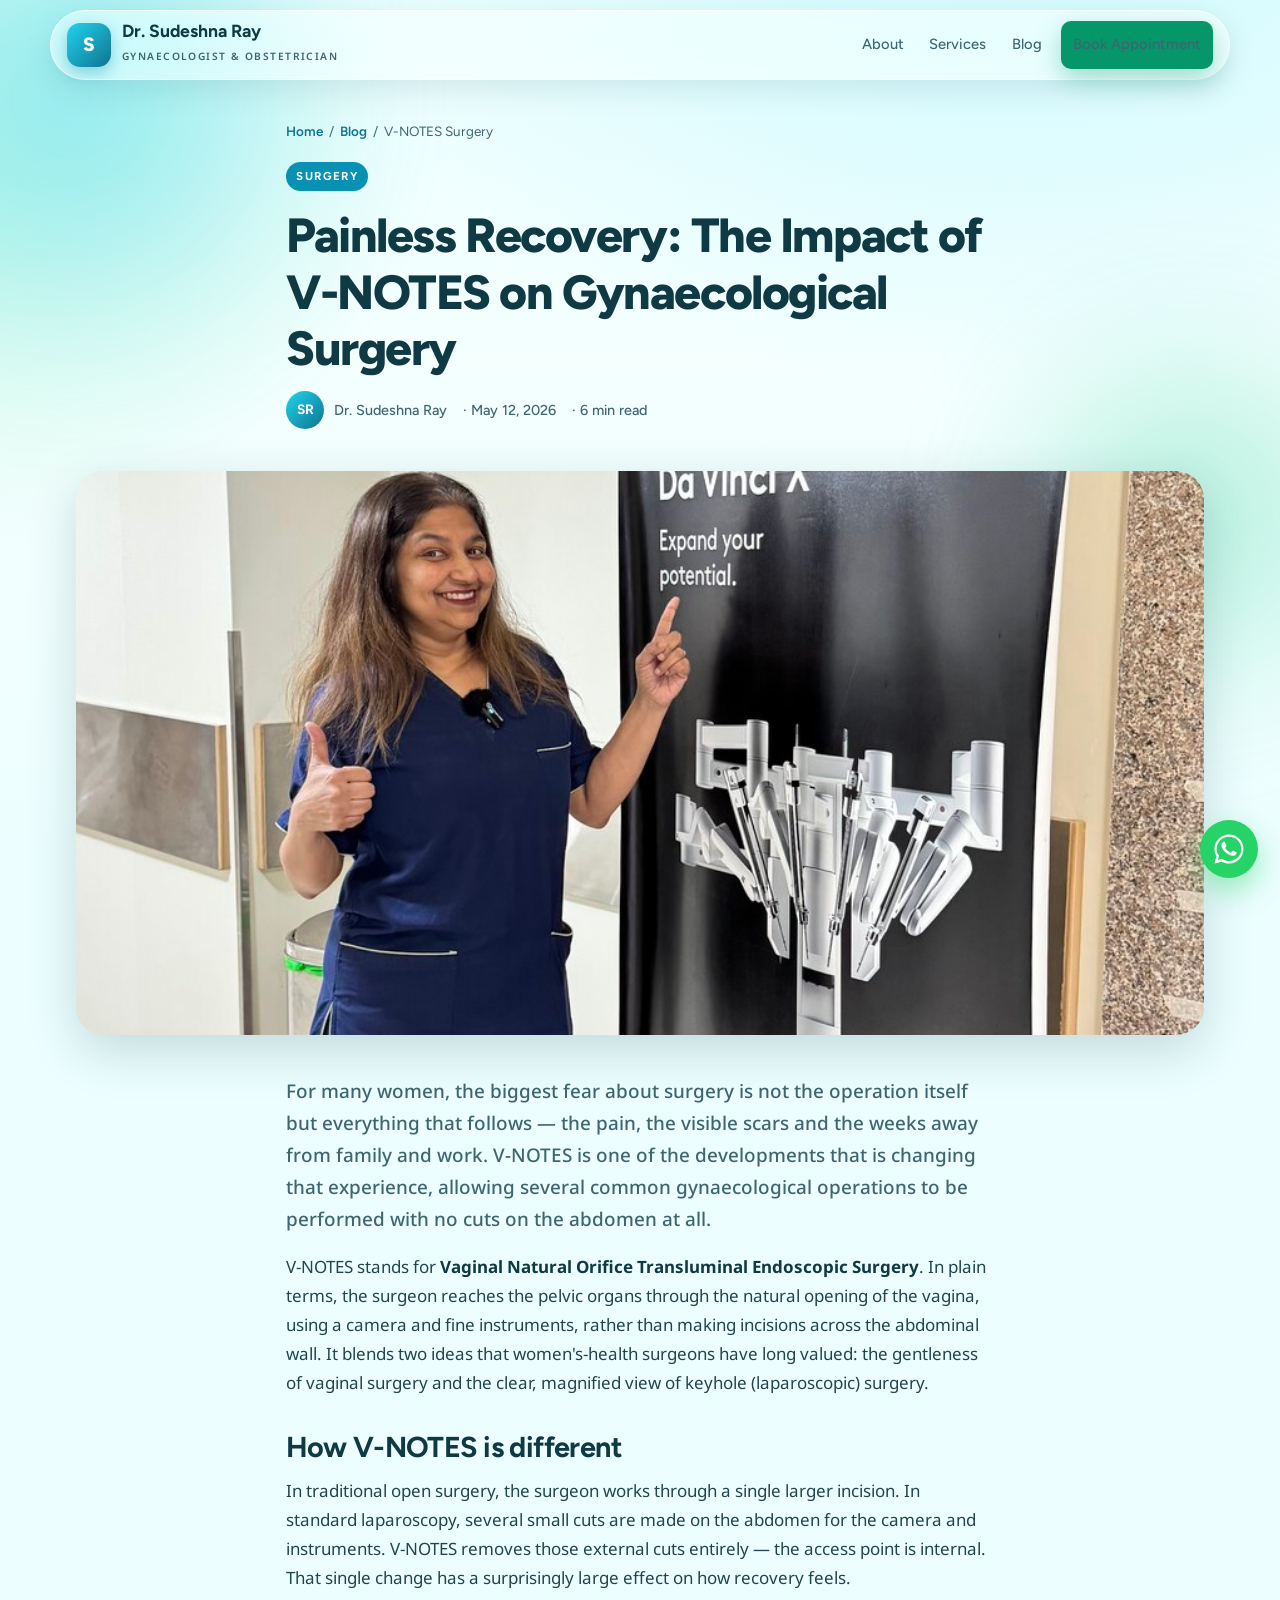
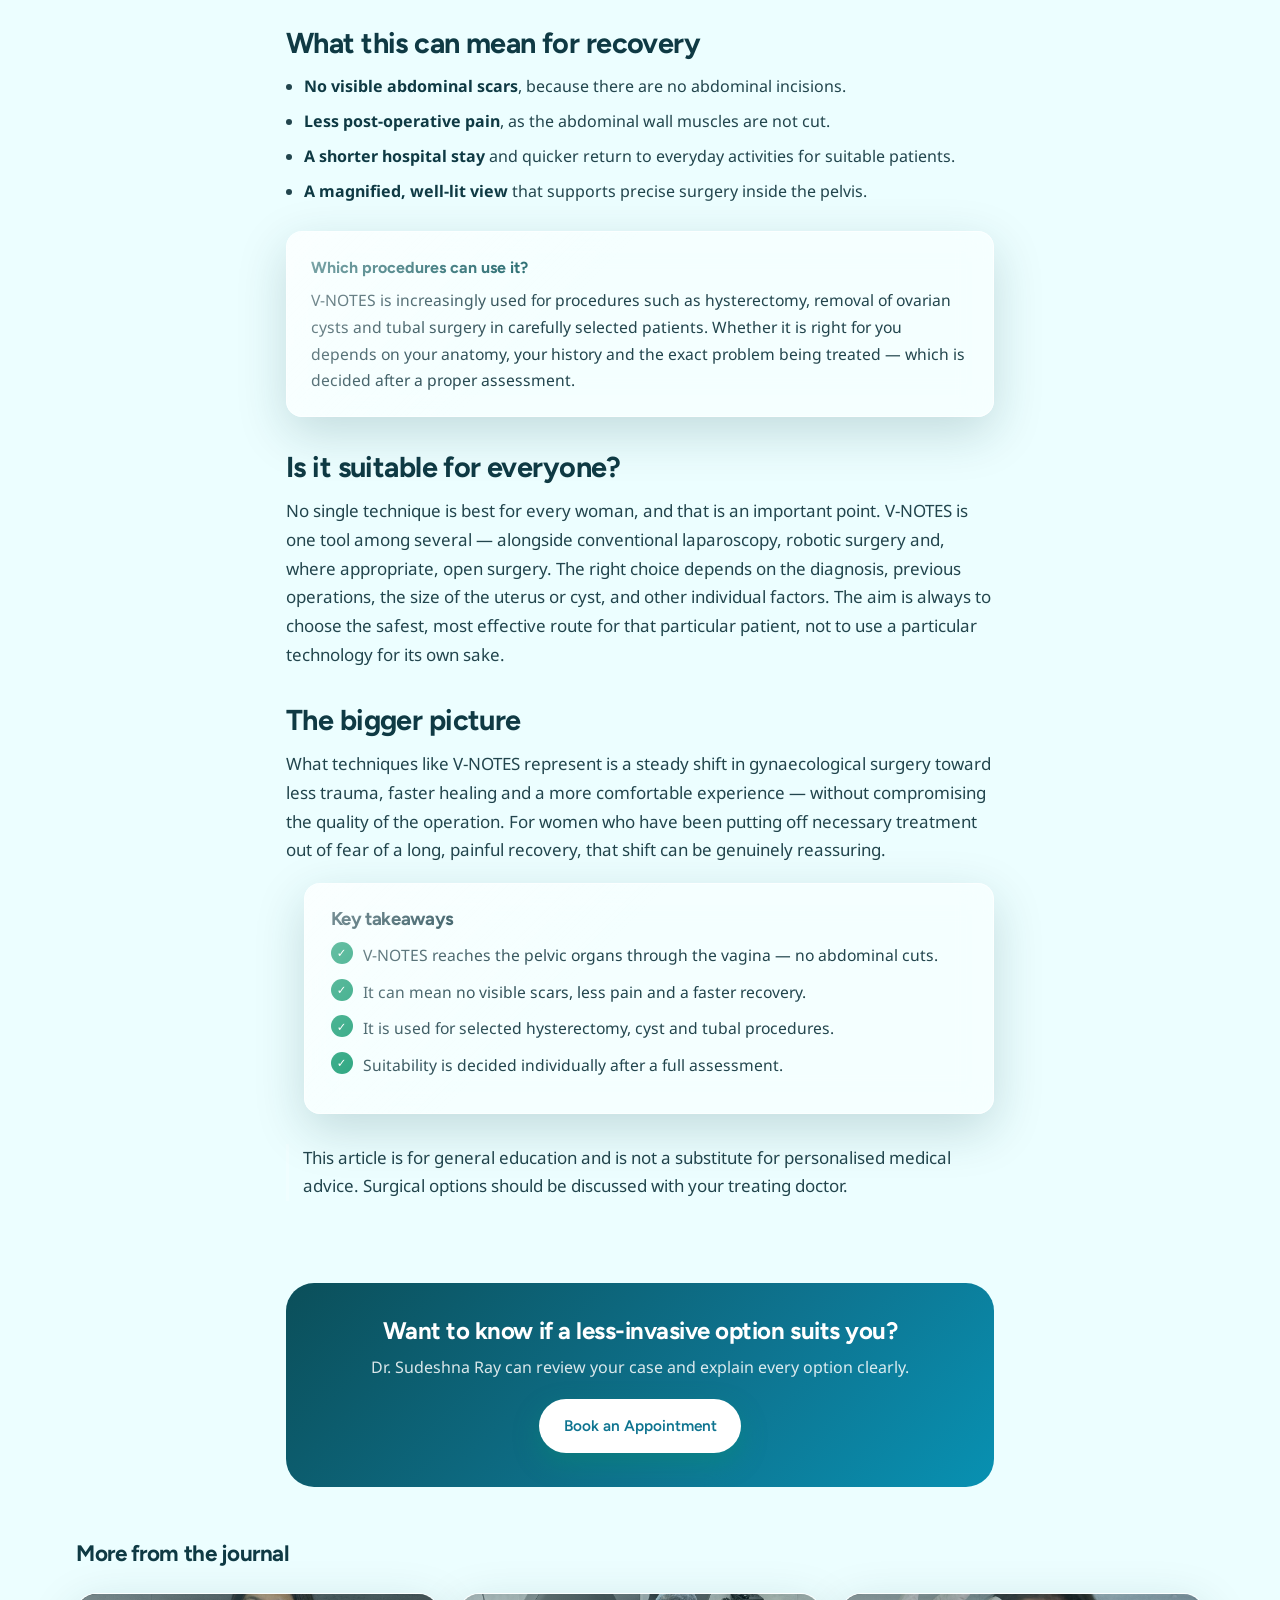
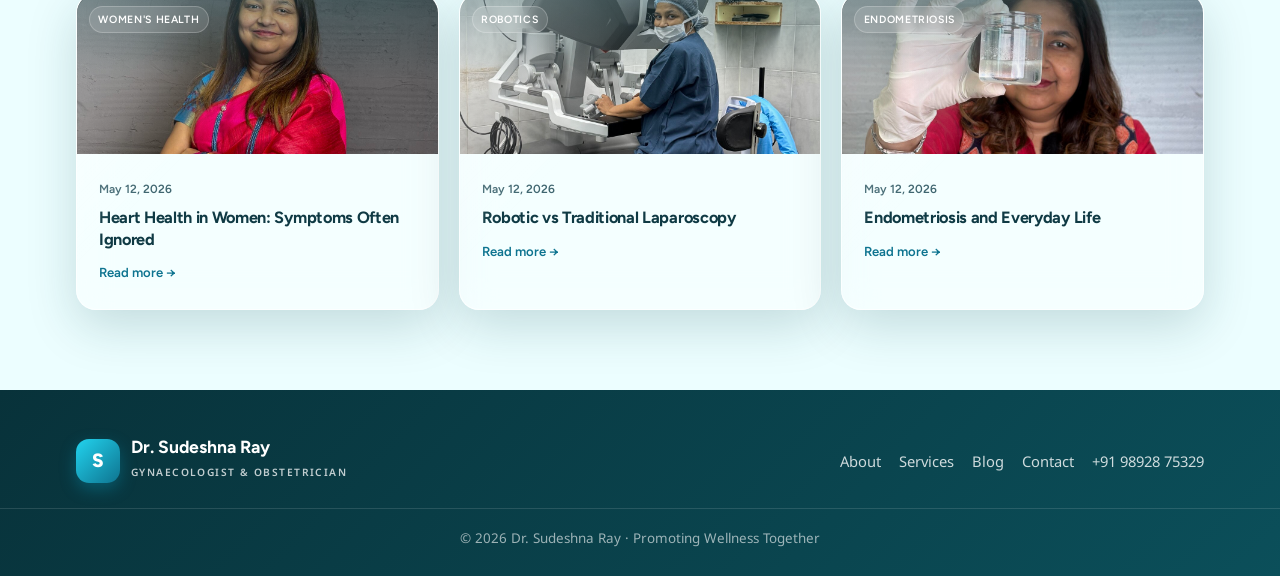
<file: blog/v-notes-gynaecological-surgery.html>
<!DOCTYPE html>
<html lang="en">
<head>
<meta charset="UTF-8" />
<meta name="viewport" content="width=device-width, initial-scale=1.0" />
<title>Painless Recovery: The Impact of V-NOTES on Gynaecological Surgery | Dr. Sudeshna Ray</title>
<meta name="description" content="V-NOTES allows many gynaecological operations to be done through a natural opening — no abdominal cuts, less pain and a faster recovery. Dr. Sudeshna Ray explains." />
<link rel="preconnect" href="https://fonts.googleapis.com">
<link rel="preconnect" href="https://fonts.gstatic.com" crossorigin>
<link href="https://fonts.googleapis.com/css2?family=Figtree:wght@300;400;500;600;700;800&family=Noto+Sans:wght@300;400;500;600&display=swap" rel="stylesheet">
<link rel="stylesheet" href="blog.css">
</head>
<body>
<a href="#main" class="skip">Skip to content</a>
<div class="bg-stage" aria-hidden="true"></div>
<div class="blob b1" aria-hidden="true"></div><div class="blob b2" aria-hidden="true"></div>

<header class="nav">
  <div class="nav-inner">
    <a href="../index.html" class="brand" aria-label="Dr. Sudeshna Ray home">
      <span class="mark" aria-hidden="true">S</span>
      <span><b>Dr. Sudeshna Ray</b><small>Gynaecologist &amp; Obstetrician</small></span>
    </a>
    <nav class="nav-links" aria-label="Primary">
      <a href="../index.html#about">About</a>
      <a href="../index.html#services">Services</a>
      <a href="index.html">Blog</a>
      <a href="../index.html#contact" class="btn btn-primary nav-cta">Book Appointment</a>
    </nav>
  </div>
</header>

<main id="main">
<article>
  <div class="art-hero">
    <div class="read">
      <div class="crumbs"><a href="../index.html">Home</a> &nbsp;/&nbsp; <a href="index.html">Blog</a> &nbsp;/&nbsp; V-NOTES Surgery</div>
      <span class="art-cat">Surgery</span>
      <h1>Painless Recovery: The Impact of V-NOTES on Gynaecological Surgery</h1>
      <div class="art-meta">
        <span class="who"><span class="av">SR</span> Dr. Sudeshna Ray</span>
        <span>· May 12, 2026</span>
        <span>· 6 min read</span>
      </div>
    </div>
  </div>

  <div class="art-figure">
    <div class="f"><img src="../images/IMG_4311.jpg" alt="Advanced surgical technology used for V-NOTES procedures" loading="lazy"></div>
  </div>

  <div class="article">
    <div class="read">
      <p class="lede">For many women, the biggest fear about surgery is not the operation itself but everything that follows — the pain, the visible scars and the weeks away from family and work. V-NOTES is one of the developments that is changing that experience, allowing several common gynaecological operations to be performed with no cuts on the abdomen at all.</p>

      <p>V-NOTES stands for <strong>Vaginal Natural Orifice Transluminal Endoscopic Surgery</strong>. In plain terms, the surgeon reaches the pelvic organs through the natural opening of the vagina, using a camera and fine instruments, rather than making incisions across the abdominal wall. It blends two ideas that women's-health surgeons have long valued: the gentleness of vaginal surgery and the clear, magnified view of keyhole (laparoscopic) surgery.</p>

      <h2>How V-NOTES is different</h2>
      <p>In traditional open surgery, the surgeon works through a single larger incision. In standard laparoscopy, several small cuts are made on the abdomen for the camera and instruments. V-NOTES removes those external cuts entirely — the access point is internal. That single change has a surprisingly large effect on how recovery feels.</p>

      <h2>What this can mean for recovery</h2>
      <ul>
        <li><strong>No visible abdominal scars</strong>, because there are no abdominal incisions.</li>
        <li><strong>Less post-operative pain</strong>, as the abdominal wall muscles are not cut.</li>
        <li><strong>A shorter hospital stay</strong> and quicker return to everyday activities for suitable patients.</li>
        <li><strong>A magnified, well-lit view</strong> that supports precise surgery inside the pelvis.</li>
      </ul>

      <div class="callout glass">
        <b>Which procedures can use it?</b>
        <p>V-NOTES is increasingly used for procedures such as hysterectomy, removal of ovarian cysts and tubal surgery in carefully selected patients. Whether it is right for you depends on your anatomy, your history and the exact problem being treated — which is decided after a proper assessment.</p>
      </div>

      <h2>Is it suitable for everyone?</h2>
      <p>No single technique is best for every woman, and that is an important point. V-NOTES is one tool among several — alongside conventional laparoscopy, robotic surgery and, where appropriate, open surgery. The right choice depends on the diagnosis, previous operations, the size of the uterus or cyst, and other individual factors. The aim is always to choose the safest, most effective route for that particular patient, not to use a particular technology for its own sake.</p>

      <h2>The bigger picture</h2>
      <p>What techniques like V-NOTES represent is a steady shift in gynaecological surgery toward less trauma, faster healing and a more comfortable experience — without compromising the quality of the operation. For women who have been putting off necessary treatment out of fear of a long, painful recovery, that shift can be genuinely reassuring.</p>

      <ul class="keypoints glass">
        <h3>Key takeaways</h3>
        <li><span class="tick">✓</span> V-NOTES reaches the pelvic organs through the vagina — no abdominal cuts.</li>
        <li><span class="tick">✓</span> It can mean no visible scars, less pain and a faster recovery.</li>
        <li><span class="tick">✓</span> It is used for selected hysterectomy, cyst and tubal procedures.</li>
        <li><span class="tick">✓</span> Suitability is decided individually after a full assessment.</li>
      </ul>

      <p class="disclaimer">This article is for general education and is not a substitute for personalised medical advice. Surgical options should be discussed with your treating doctor.</p>
    </div>
  </div>

  <div class="cta">
    <div class="cta-in">
      <h3>Want to know if a less-invasive option suits you?</h3>
      <p>Dr. Sudeshna Ray can review your case and explain every option clearly.</p>
      <a href="../index.html#contact" class="btn btn-primary" style="background:#fff;color:#0e7490">Book an Appointment</a>
    </div>
  </div>
</article>

<section class="more-sec">
  <div class="wrap">
    <h2 style="font-size:1.4rem">More from the journal</h2>
    <div class="more-grid">
      <a class="pcard glass" href="heart-health-in-women.html"><div class="ph"><img src="../images/IMG_8518.jpg" alt="" loading="lazy"><span class="cat">Women's Health</span></div><div class="bd"><span class="date">May 12, 2026</span><h3>Heart Health in Women: Symptoms Often Ignored</h3><span class="mo">Read more →</span></div></a>
      <a class="pcard glass" href="robotic-vs-laparoscopy.html"><div class="ph"><img src="../images/IMG_4302.jpg" alt="" loading="lazy"><span class="cat">Robotics</span></div><div class="bd"><span class="date">May 12, 2026</span><h3>Robotic vs Traditional Laparoscopy</h3><span class="mo">Read more →</span></div></a>
      <a class="pcard glass" href="endometriosis-everyday-life.html"><div class="ph"><img src="../images/IMG_7715.jpg" alt="" loading="lazy"><span class="cat">Endometriosis</span></div><div class="bd"><span class="date">May 12, 2026</span><h3>Endometriosis and Everyday Life</h3><span class="mo">Read more →</span></div></a>
    </div>
  </div>
</section>
</main>

<footer class="ft">
  <div class="wrap">
    <a href="../index.html" class="brand"><span class="mark" aria-hidden="true">S</span><span><b>Dr. Sudeshna Ray</b><small>Gynaecologist &amp; Obstetrician</small></span></a>
    <div class="links"><a href="../index.html#about">About</a><a href="../index.html#services">Services</a><a href="index.html">Blog</a><a href="../index.html#contact">Contact</a><a href="tel:+919892875329">+91 98928 75329</a></div>
  </div>
  <div class="ft-copy">© 2026 Dr. Sudeshna Ray · Promoting Wellness Together</div>
</footer>

<a href="https://wa.me/919892875329?text=Hi%2C%20I%27d%20like%20to%20book%20an%20appointment" class="wa" aria-label="Chat on WhatsApp">
  <svg viewBox="0 0 32 32" aria-hidden="true"><path d="M16 .5C7.4.5.5 7.4.5 16c0 2.8.8 5.5 2.1 7.9L.5 31.5l7.8-2c2.3 1.3 4.9 1.9 7.6 1.9 8.6 0 15.5-6.9 15.5-15.5S24.6.5 16 .5zm0 28.2c-2.4 0-4.7-.6-6.7-1.9l-.5-.3-4.6 1.2 1.2-4.5-.3-.5C3.5 20.5 2.8 18.3 2.8 16 2.8 8.7 8.7 2.8 16 2.8S29.2 8.7 29.2 16 23.3 28.7 16 28.7zm7.3-9.6c-.4-.2-2.4-1.2-2.7-1.3-.4-.1-.6-.2-.9.2-.3.4-1 1.3-1.3 1.5-.2.3-.5.3-.9.1-.4-.2-1.7-.6-3.2-2-1.2-1-2-2.3-2.2-2.7-.2-.4 0-.6.2-.8.2-.2.4-.5.6-.7.2-.2.3-.4.4-.7.1-.3 0-.5-.1-.7-.1-.2-.9-2.2-1.3-3-.3-.8-.6-.7-.9-.7h-.7c-.3 0-.7.1-1 .5-.4.4-1.4 1.3-1.4 3.3s1.4 3.8 1.6 4.1c.2.3 2.8 4.3 6.8 6 .9.4 1.7.6 2.3.8.9.3 1.8.3 2.5.2.8-.1 2.4-1 2.7-1.9.3-.9.3-1.7.2-1.9-.1-.2-.3-.3-.7-.5z"/></svg>
</a>
</body>
</html>
</file>
<file: blog/blog.css>
/* ===== Dr. Sudeshna Ray — blog shared styles (glass theme) ===== */
:root{
  --primary:#0891b2;--primary-deep:#0e7490;--primary-darker:#155e63;
  --secondary:#22d3ee;--accent:#059669;--accent-deep:#047857;--gold:#d9a441;
  --bg:#ecfeff;--fg:#0f3a44;--fg-soft:#3f6670;--muted:#e2f3f7;
  --blur:16px;--glass-light:rgba(255,255,255,.55);--glass-dark:rgba(255,255,255,.12);
  --border-light:rgba(255,255,255,.7);--border-dark:rgba(255,255,255,.22);
  --spring:cubic-bezier(0.16,1,0.3,1);--ease-out:cubic-bezier(0.22,0.61,0.36,1);
  --maxw:1180px;--readw:760px;--radius:20px;--radius-lg:28px;
  --shadow-soft:0 10px 30px rgba(8,59,68,.10);--shadow-glass:0 16px 50px rgba(8,59,68,.18);
}
*{box-sizing:border-box;margin:0;padding:0}
html{scroll-behavior:smooth;-webkit-text-size-adjust:100%}
body{font-family:'Noto Sans',system-ui,sans-serif;color:var(--fg);background:var(--bg);line-height:1.7;overflow-x:hidden;font-size:16px}
h1,h2,h3,h4{font-family:'Figtree',sans-serif;font-weight:700;line-height:1.18;letter-spacing:-.02em;color:var(--fg)}
a{color:inherit;text-decoration:none}
img{max-width:100%;display:block}
.wrap{max-width:var(--maxw);margin:0 auto;padding:0 26px}
.read{max-width:var(--readw);margin:0 auto;padding:0 26px}
.eyebrow{font-family:'Figtree';font-weight:700;font-size:.74rem;letter-spacing:.2em;text-transform:uppercase;color:var(--primary)}
a:focus-visible,button:focus-visible{outline:3px solid var(--primary);outline-offset:3px;border-radius:8px}
.skip{position:absolute;left:-999px;top:8px;z-index:300;background:#fff;color:var(--fg);padding:10px 16px;border-radius:10px;font-weight:600}
.skip:focus{left:14px}
.btn{display:inline-flex;align-items:center;justify-content:center;gap:.5em;cursor:pointer;border:none;font-family:'Figtree';font-weight:600;font-size:.96rem;
  padding:.9em 1.6em;border-radius:100px;transition:transform .18s var(--spring),background .18s;min-height:48px;white-space:nowrap}
.btn-primary{background:var(--accent);color:#fff;box-shadow:0 10px 26px rgba(5,150,105,.34)}
.btn-primary:hover{background:var(--accent-deep);transform:translateY(-2px)}
.btn-outline{background:rgba(255,255,255,.6);color:var(--primary-deep);border:1.5px solid var(--primary);backdrop-filter:blur(8px);-webkit-backdrop-filter:blur(8px)}
.btn-outline:hover{background:#fff;transform:translateY(-2px)}

/* animated background */
.bg-stage{position:fixed;inset:0;z-index:-2;background:
   radial-gradient(1200px 800px at 80% -10%, #cffafe 0%, transparent 60%),
   radial-gradient(1000px 700px at -10% 20%, #d1fae5 0%, transparent 55%),
   linear-gradient(180deg,#ecfeff 0%,#f4fffe 40%,#ecfeff 100%)}
.blob{position:fixed;border-radius:50%;filter:blur(60px);opacity:.45;z-index:-1}
.blob.b1{width:44vw;height:44vw;left:-12vw;top:-10vw;background:radial-gradient(circle at 40% 40%,#22d3ee,transparent 65%);animation:drift1 28s ease-in-out infinite}
.blob.b2{width:38vw;height:38vw;right:-12vw;top:30vh;background:radial-gradient(circle,#34d399,transparent 65%);opacity:.38;animation:drift2 34s ease-in-out infinite}
@keyframes drift1{0%,100%{transform:translate(0,0) scale(1)}50%{transform:translate(6vw,5vh) scale(1.08)}}
@keyframes drift2{0%,100%{transform:translate(0,0) scale(1)}50%{transform:translate(-5vw,4vh) scale(1.1)}}

.glass{background:var(--glass-light);backdrop-filter:blur(var(--blur)) saturate(135%);-webkit-backdrop-filter:blur(var(--blur)) saturate(135%);
  border:1px solid var(--border-light);border-radius:var(--radius);box-shadow:var(--shadow-glass);position:relative;overflow:hidden}
.glass::after{content:"";position:absolute;inset:0;border-radius:inherit;pointer-events:none;background:linear-gradient(135deg,rgba(255,255,255,.5),rgba(255,255,255,0) 40%)}

/* nav */
header.nav{position:sticky;top:0;z-index:100}
.nav-inner{max-width:var(--maxw);margin:10px auto;padding:10px 16px;display:flex;align-items:center;justify-content:space-between;border-radius:100px;
  background:var(--glass-light);backdrop-filter:blur(var(--blur)) saturate(140%);-webkit-backdrop-filter:blur(var(--blur)) saturate(140%);border:1px solid var(--border-light);box-shadow:var(--shadow-soft)}
.brand{display:flex;align-items:center;gap:11px}
.brand .mark{width:44px;height:44px;border-radius:13px;flex:none;display:grid;place-items:center;color:#fff;font-family:'Figtree';font-weight:800;font-size:1.2rem;background:linear-gradient(135deg,var(--secondary),var(--primary-deep));box-shadow:0 6px 16px rgba(8,145,178,.4)}
.brand b{font-family:'Figtree';font-weight:700;font-size:1.1rem;display:block;line-height:1.05;color:var(--fg)}
.brand small{font-size:.64rem;letter-spacing:.14em;text-transform:uppercase;color:var(--fg-soft);font-weight:600}
.nav-links{display:flex;align-items:center;gap:2px}
.nav-links a{color:var(--fg-soft);font-family:'Figtree';font-weight:500;font-size:.92rem;padding:.5em .8em;border-radius:10px}
.nav-links a:hover{background:var(--muted);color:var(--primary-deep)}
.nav-cta{margin-left:6px}
@media(max-width:760px){.nav-links a:not(.nav-cta){display:none}}

/* article hero */
.art-hero{padding:30px 0 8px}
.crumbs{font-family:'Figtree';font-size:.84rem;color:var(--fg-soft);margin-bottom:18px}
.crumbs a{color:var(--primary-deep);font-weight:600}
.art-cat{display:inline-block;font-family:'Figtree';font-weight:700;font-size:.72rem;letter-spacing:.12em;text-transform:uppercase;color:#fff;background:var(--primary);padding:.4em .9em;border-radius:100px;margin-bottom:16px}
.art-hero h1{font-family:'Figtree';font-weight:800;font-size:clamp(1.9rem,4vw,3rem);letter-spacing:-.03em;margin-bottom:14px}
.art-meta{display:flex;flex-wrap:wrap;gap:16px;align-items:center;color:var(--fg-soft);font-family:'Figtree';font-weight:500;font-size:.9rem;margin-bottom:8px}
.art-meta .who{display:flex;align-items:center;gap:10px}
.art-meta .av{width:38px;height:38px;border-radius:50%;background:linear-gradient(135deg,var(--secondary),var(--primary-deep));color:#fff;display:grid;place-items:center;font-family:'Figtree';font-weight:700;font-size:.85rem}
.art-figure{margin:26px auto 0;max-width:var(--maxw);padding:0 26px}
.art-figure .f{border-radius:var(--radius-lg);overflow:hidden;aspect-ratio:16/8;position:relative;box-shadow:var(--shadow-glass);background:#cfe9e6}
.art-figure img{position:absolute;inset:0;width:100%;height:100%;object-fit:cover}

/* article body */
.article{padding:40px 0 20px}
.article p{margin-bottom:18px;color:#22454d;font-size:1.06rem}
.article h2{font-size:clamp(1.4rem,2.6vw,1.8rem);margin:34px 0 12px}
.article h3{font-size:1.16rem;margin:24px 0 8px}
.article ul,.article ol{margin:0 0 18px 1.1em;color:#22454d}
.article li{margin-bottom:8px}
.article strong{color:var(--fg)}
.lede{font-size:1.18rem!important;color:var(--fg-soft)!important;font-weight:500}
.callout{margin:26px 0;padding:22px 24px;border-radius:16px}
.callout b{font-family:'Figtree';display:block;margin-bottom:6px;color:var(--primary-darker)}
.callout p{margin:0;font-size:.98rem}
.keypoints{margin:26px 0;padding:24px 26px;border-radius:16px;list-style:none}
.keypoints h3{margin:0 0 12px}
.keypoints li{display:flex;gap:10px;align-items:flex-start;margin-bottom:10px;font-size:.98rem}
.keypoints .tick{width:22px;height:22px;border-radius:50%;flex:none;display:grid;place-items:center;color:#fff;font-size:.72rem;background:var(--accent)}
.disclaimer{margin:30px 0 0;font-size:.86rem;color:var(--fg-soft);border-left:3px solid var(--border-dark);padding-left:14px}

/* cta box */
.cta{margin:44px auto 0;max-width:var(--readw);padding:0 26px}
.cta-in{padding:34px 34px;border-radius:var(--radius-lg);text-align:center;color:#fff;position:relative;overflow:hidden;background:linear-gradient(135deg,#0b4f5a,#0e7490 60%,#0891b2)}
.cta-in h3{color:#fff;font-size:1.5rem;margin-bottom:8px}
.cta-in p{color:rgba(255,255,255,.85);margin-bottom:18px}

/* related / more */
.more-sec{padding:54px 0 20px}
.more-grid{display:grid;grid-template-columns:repeat(3,1fr);gap:20px;margin-top:26px}
.pcard{overflow:hidden;border-radius:var(--radius);transition:transform .28s var(--spring)}
.pcard:hover{transform:translateY(-6px)}
.pcard .ph{height:160px;overflow:hidden;position:relative}
.pcard .ph img{width:100%;height:100%;object-fit:cover;transition:transform .5s var(--spring)}
.pcard:hover .ph img{transform:scale(1.06)}
.pcard .ph::before{content:"";position:absolute;inset:0;z-index:1;background:linear-gradient(180deg,rgba(8,59,68,.34),rgba(8,59,68,0) 55%)}
.pcard .ph .cat{position:absolute;top:12px;left:12px;z-index:2;background:var(--glass-dark);border:1px solid var(--border-dark);color:#fff;font-family:'Figtree';font-weight:600;font-size:.66rem;letter-spacing:.06em;text-transform:uppercase;padding:.35em .8em;border-radius:100px;backdrop-filter:blur(6px);-webkit-backdrop-filter:blur(6px)}
.pcard .bd{padding:20px 22px 24px}
.pcard .bd .date{font-family:'Figtree';font-size:.74rem;color:var(--fg-soft);font-weight:600}
.pcard .bd h3{font-size:1.02rem;margin:6px 0 8px;line-height:1.32}
.pcard .bd .mo{font-family:'Figtree';font-weight:600;font-size:.82rem;color:var(--primary-deep)}

/* blog index hero */
.idx-hero{padding:46px 0 10px;text-align:center}
.idx-hero h1{font-family:'Figtree';font-weight:800;font-size:clamp(2rem,4.4vw,3.1rem);letter-spacing:-.03em;margin:12px 0 12px}
.idx-hero p{color:var(--fg-soft);font-size:1.06rem;max-width:600px;margin:0 auto}
.idx-grid{display:grid;grid-template-columns:repeat(3,1fr);gap:22px;padding:44px 0 10px}

/* footer */
footer.ft{padding:48px 0 26px;margin-top:60px;color:#fff;background:linear-gradient(135deg,#08323a,#0b4f5a)}
.ft .wrap{display:flex;justify-content:space-between;align-items:center;flex-wrap:wrap;gap:16px}
.ft .brand b{color:#fff}.ft .brand small{color:rgba(255,255,255,.75)}
.ft .links{display:flex;gap:18px;flex-wrap:wrap}
.ft .links a{color:rgba(255,255,255,.8);font-size:.92rem}
.ft .links a:hover{color:var(--secondary)}
.ft-copy{border-top:1px solid rgba(255,255,255,.12);margin-top:24px;padding-top:18px;font-size:.84rem;color:rgba(255,255,255,.6);text-align:center}

.wa{position:fixed;right:22px;bottom:22px;z-index:90;width:58px;height:58px;border-radius:50%;background:#25d366;display:grid;place-items:center;box-shadow:0 12px 30px rgba(37,211,102,.45)}
.wa svg{width:30px;height:30px;fill:#fff}

@media(max-width:880px){.more-grid,.idx-grid{grid-template-columns:repeat(2,1fr)}}
@media(max-width:560px){.more-grid,.idx-grid{grid-template-columns:1fr}.art-figure .f{aspect-ratio:16/10}}
@media(prefers-reduced-motion:reduce){.blob{animation:none!important}*{scroll-behavior:auto!important}}
</file>
